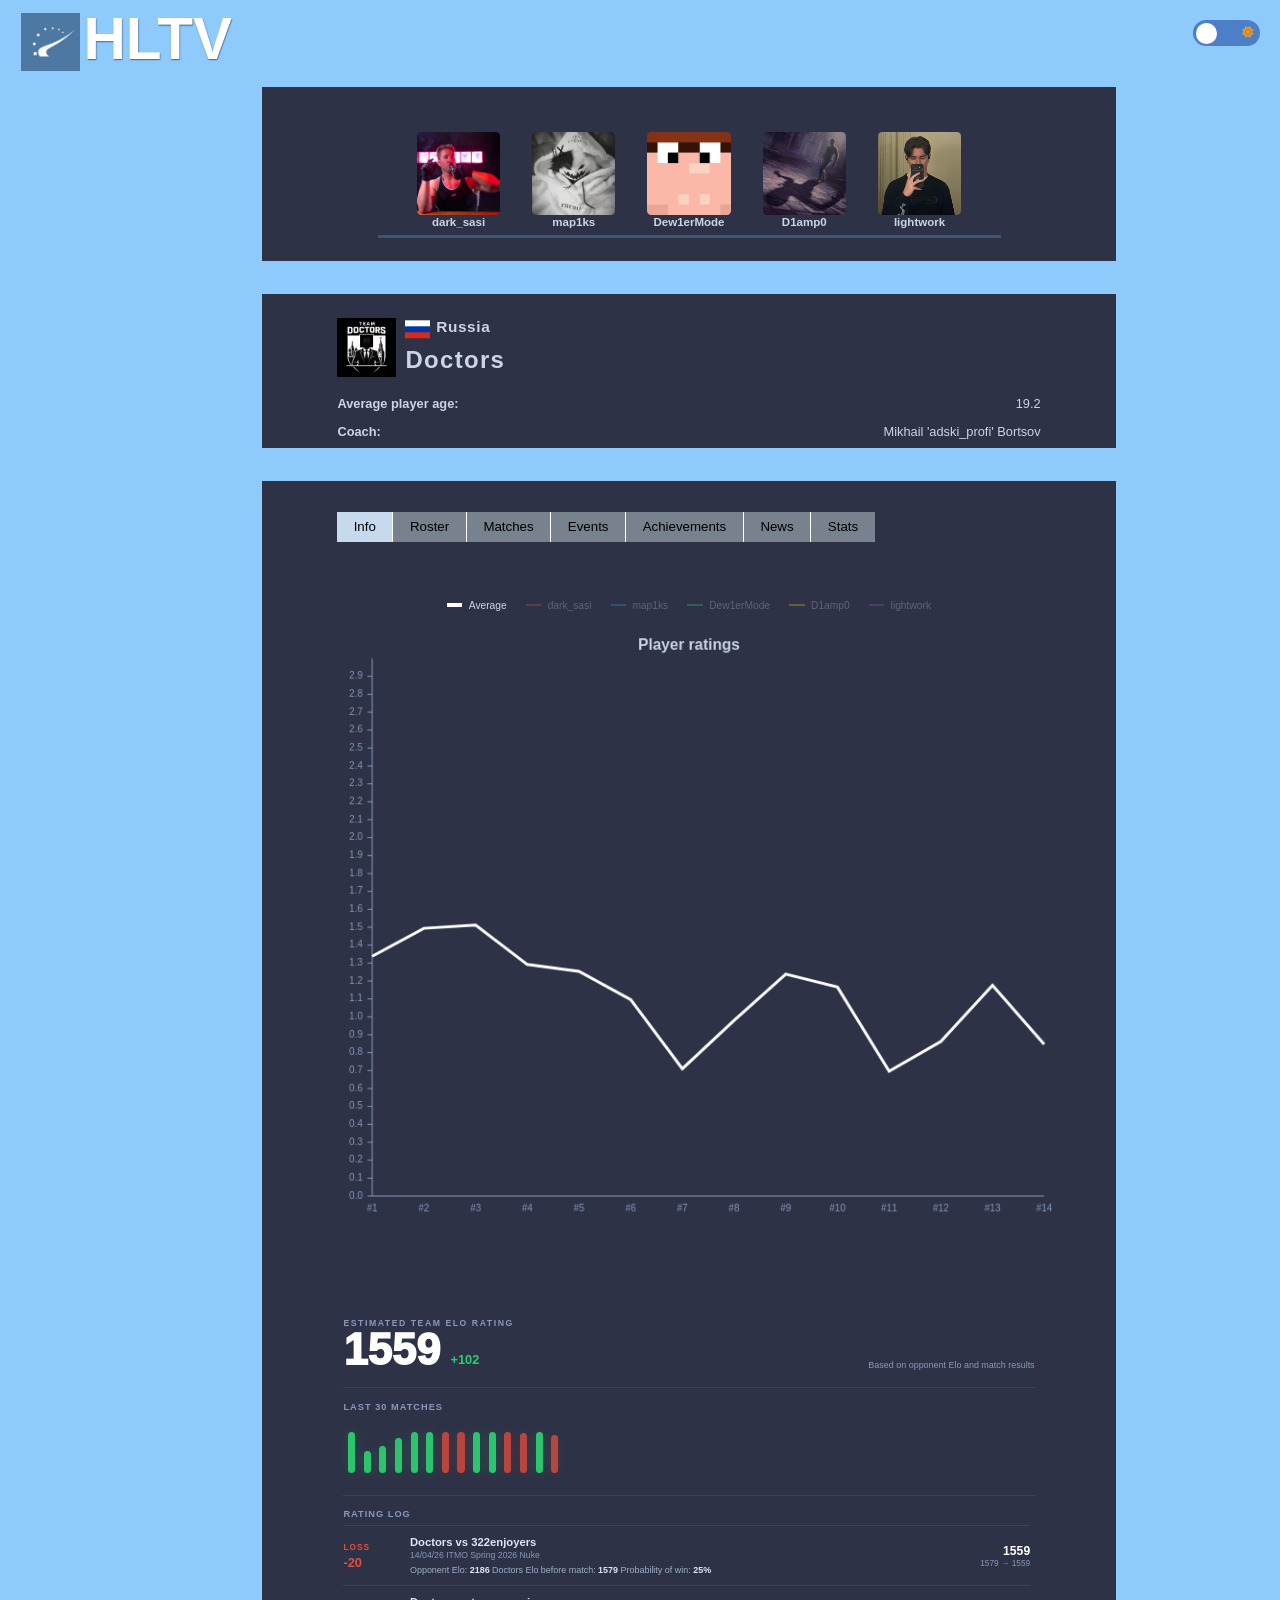
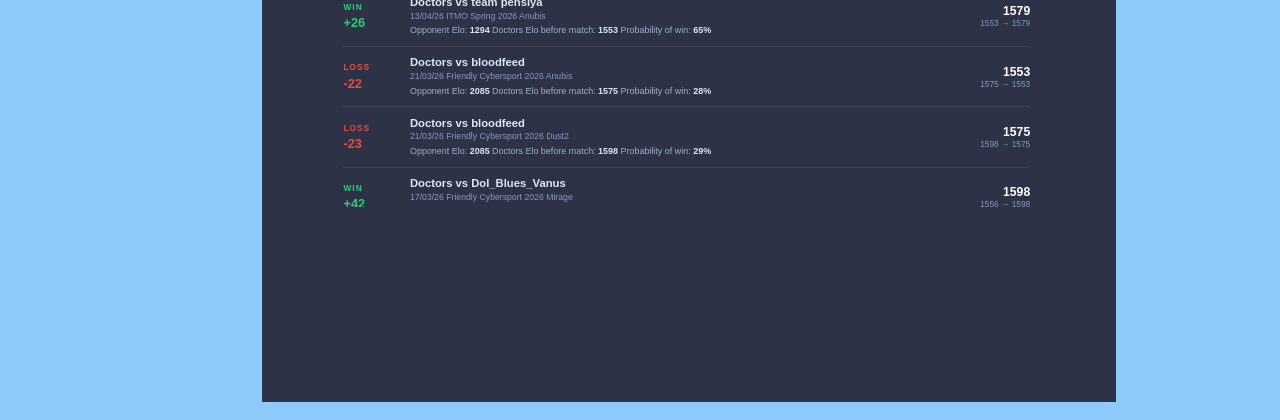
<file: index.html>
<!DOCTYPE html>
<html lang="ru">

<head>
    <meta charset="UTF-8">
    <meta name="viewport" content="width=device-width, initial-scale=1.0, user-scalable=no">
    <title>Team Doctors</title>

    <style>
        html.preload-dark {
            background-color: #1a1d2b;
        }

        html.preload-light {
            background-color: #8ecafb;
        }

        html.theme-loading body {
            visibility: hidden;
        }
    </style>

    <script>
        (function () {
            const savedTheme = localStorage.getItem('theme');
            const theme = savedTheme === 'dark' ? 'dark' : 'light';

            document.documentElement.classList.add('theme-loading');
            document.documentElement.classList.add('preload-' + theme);
        })();
    </script>

    <link rel="stylesheet" href="theme.css">
    <link rel="stylesheet" href="main.css">
    <link rel="stylesheet" href="https://cdnjs.cloudflare.com/ajax/libs/font-awesome/6.5.1/css/all.min.css">
    <link rel="stylesheet" href="mobile.css">
</head>

<body>
    <script>
        (function () {
            const savedTheme = localStorage.getItem('theme');
            const theme = savedTheme === 'dark' ? 'dark' : 'light';

            document.body.classList.remove('dark', 'light');
            document.body.classList.add(theme);

            document.documentElement.classList.remove('theme-loading');
        })();
    </script>

    <!-- Переключатель темы -->
    <div class="theme-toggle">
        <input type="checkbox" id="themeSwitch">
        <label for="themeSwitch" class="slider">
            <i class="fa-solid fa-moon"></i>
            <i class="fa-solid fa-sun"></i>
        </label>
    </div>

    <script>
        (function () {
            const toggle = document.getElementById('themeSwitch');
            const savedTheme = localStorage.getItem('theme');
            if (toggle) {
                toggle.checked = savedTheme === 'dark';
            }
        })();
    </script>

    <!-- Логотип HLTV (фиксированный) -->
    <div class="hltv">
        <img src="photos/hltv-pic.jpg" alt="logo" class="hltv-img">
        <span>HLTV</span>
    </div>

    <div class="page-scroll-area">
    <!-- КАРТОЧКА 1: Состав игроков -->
    <div class="card card-roster">
        <div class="roster">
            <div class="players">
                <div class="player-card">
                    <img class="avatar" src="photos/player1.jpg" alt="player1">
                    <div class="nickname">dark_sasi</div>
                </div>
                <div class="player-card">
                    <img class="avatar" src="photos/player2.jpg" alt="player1">
                    <div class="nickname">map1ks</div>
                </div>
                <div class="player-card">
                    <img class="avatar" src="photos/player3.jpg" alt="player1">
                    <div class="nickname">Dew1erMode</div>
                </div>
                <div class="player-card">
                    <img class="avatar" src="photos/player4.jpg" alt="player1">
                    <div class="nickname">D1amp0</div>
                </div>
                <div class="player-card">
                    <img class="avatar" src="photos/player5.jpg" alt="player1">
                    <div class="nickname">lightwork</div>
                </div>
            </div>
            <div class="players-line"></div>
        </div>
    </div>

    <!-- КАРТОЧКА 2: Информация о команде Doctors -->
    <div class="card card-info-team">
        <div class="team-doctors">
            <img src="photos/team-doctors.jpg" alt="team doctors logo" class="team-logo">
            <div class="team-text">
                <div class="russia">
                    <img src="photos/russia-flag.png" alt="Russian flag" class="flag-img">
                    <span class="russia-text">Russia</span>
                </div>
                <h1 class="team-name">Doctors</h1>
            </div>
        </div>
        <span class="player-age"><strong>Average player age:</strong> <span id="averageAgeValue">18.7</span></span>
        <span class="coach"><strong>Coach:</strong> <a href="coach-stats.html" class="coach-link">Mikhail 'adski_profi' Bortsov</a></span>
    </div>

    <!-- КАРТОЧКА 3: Вкладки и динамическое содержимое -->
    <div class="card card-tabs">
        <div class="tabs">
            <button class="tab-btn active" data-tab="info">Info</button>
            <button class="tab-btn" data-tab="roster">Roster</button>
            <button class="tab-btn" data-tab="matches">Matches</button>
            <button class="tab-btn" data-tab="events">Events</button>
            <button class="tab-btn" data-tab="achievements">Achievements</button>
            <button class="tab-btn" data-tab="news">News</button>
            <button class="tab-btn" data-tab="stats">Stats</button>
        </div>

        <div id="events" class="tab-content">
            <div class="event-item">
                <img src="photos/friendly_cybersport.jpg" alt="Friendly Cybersport 2026" class="event-logo">
                <div class="event-details">
                    <div class="event-name">Friendly Cybersport 2026</div>
                    <div class="event-date">February 15 - March 31</div>
                </div>
            </div>
            <div class="event-item">
                <img src="itmocs.png" alt="ITMO Spring 2026" class="event-logo">
                <div class="event-details">
                    <div class="event-name">ITMO Spring 2026</div>
                    <div class="event-date">April 13 - April 20</div>
                </div>
            </div>
        </div>

        <div id="achievements" class="tab-content">
            <div class="achievements-header">
                <div class="header-placement">Placement</div>
                <div class="header-tournament">Tournament</div>
            </div>
            <div class="achievement-item">
                <div class="achievement-placement">4th</div>
                <div class="achievement-tournament">Friendly Cybersport 2026</div>
            </div>
        </div>

        <div id="roster" class="tab-content active">
            <div class="roster-header">
                <div class="col-player">Player</div>
                <div class="col-time">Time on team</div>
                <div class="col-maps">Maps played</div>
                <div class="col-rating">Rating</div>
            </div>
            <div id="rosterRows"></div>
        </div>

        <div id="info" class="tab-content"></div>
        <div id="matches" class="tab-content"></div>
        <div id="news" class="tab-content"></div>

        <!-- Вкладка STATS -->
        <div id="stats" class="tab-content"></div>
    </div>
    </div>

    <script src="script.js"></script>
</body>

</html>
</file>
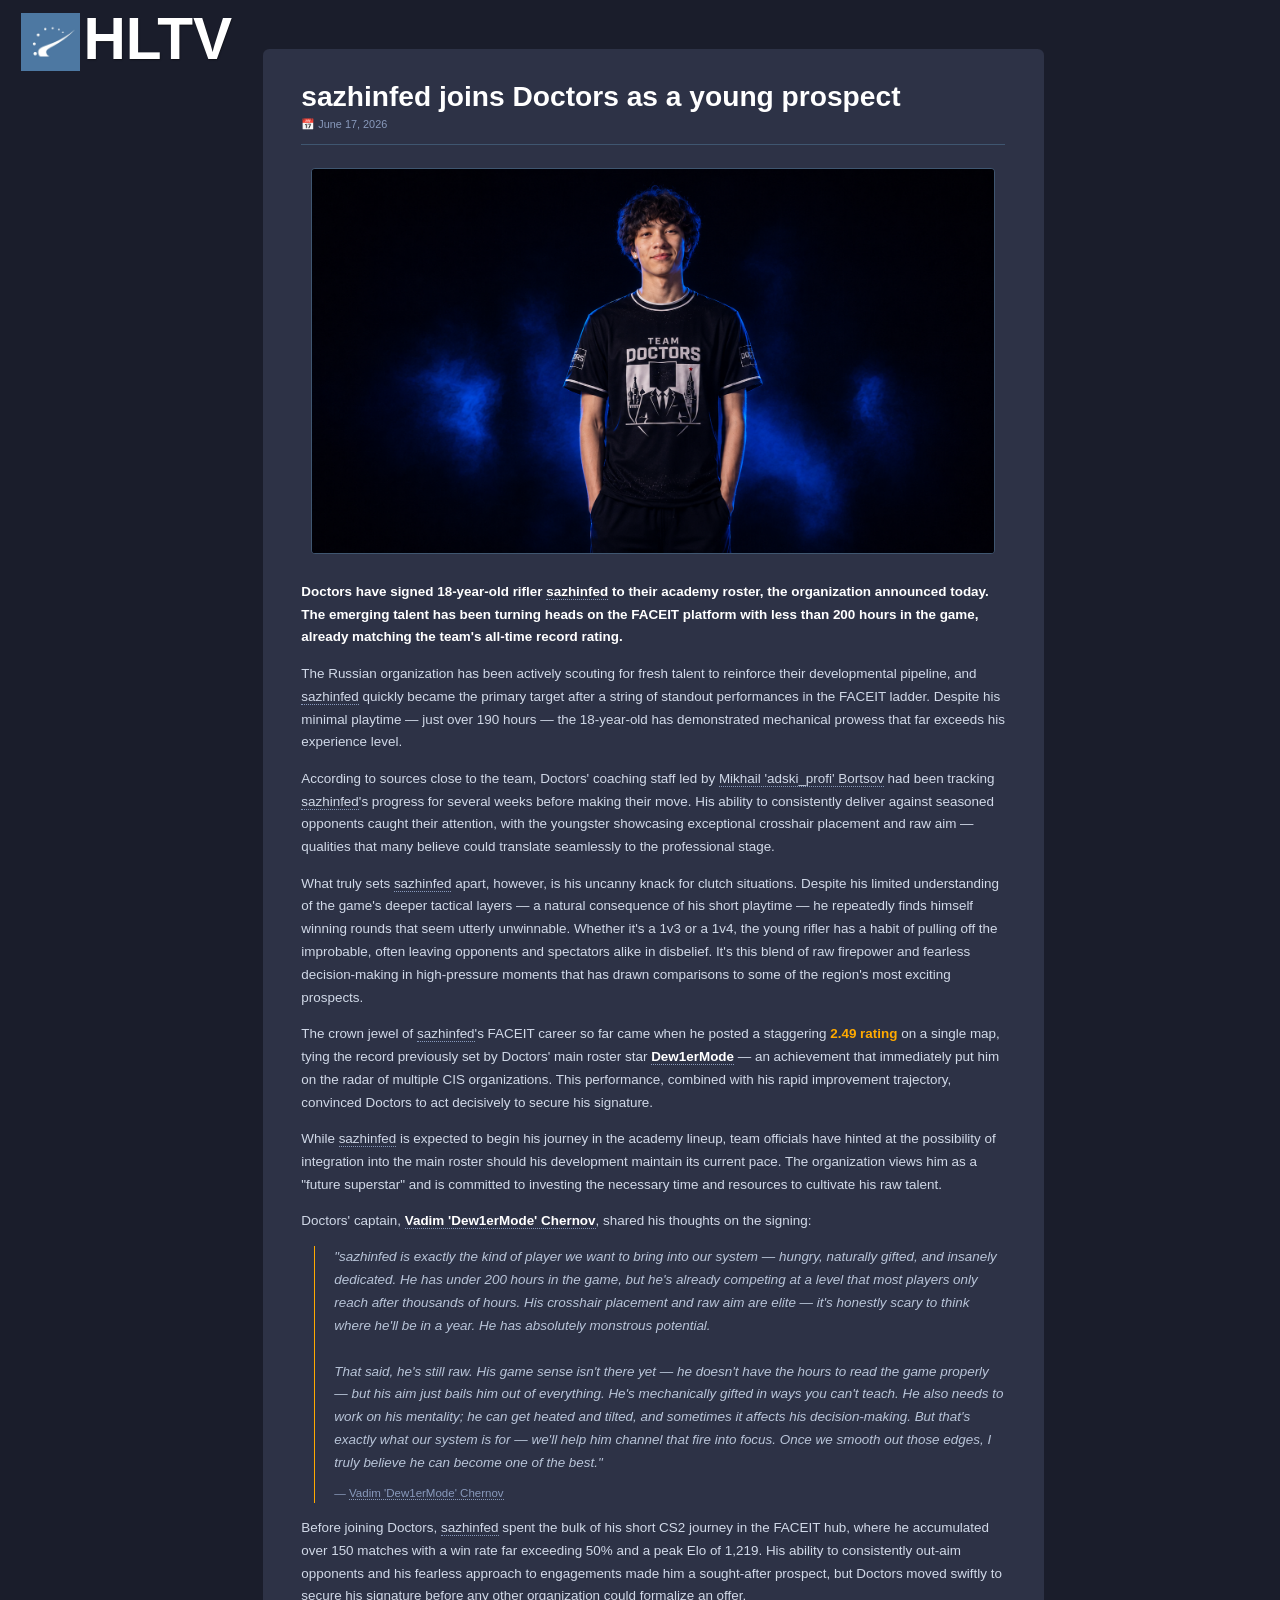
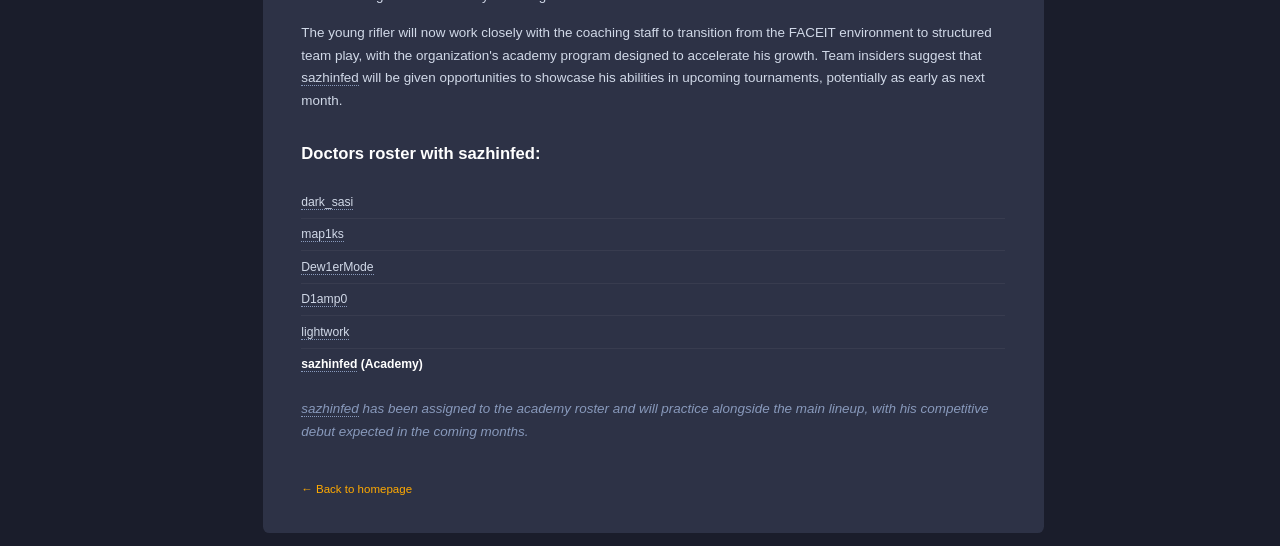
<file: news/article1/index.html>
<!-- article1/index.html -->
<!DOCTYPE html>
<html lang="ru">
<head>
    <meta charset="UTF-8">
    <meta name="viewport" content="width=device-width, initial-scale=1.0, user-scalable=no">
    <title>sazhinfed joins Doctors as a young prospect</title>
    <link rel="stylesheet" href="../../theme.css">
    <style>
        body {
            background-color: #1a1d2b;
            color: #cbd5e6;
            font-family: 'Segoe UI', Tahoma, Geneva, Verdana, sans-serif;
            margin: 0;
            padding: 1.04vw;
        }
        .article-container {
            max-width: 55vw;
            margin: 0 auto;
            background-color: #2d3246;
            padding: 2.5vw 3vw;
            border-radius: 0.5vw;
            margin-top: 4vh;
        }
        .article-header {
            border-bottom: 0.052vw solid #3f5670;
            padding-bottom: 1.5vh;
            margin-bottom: 2.5vh;
        }
        .article-title {
            font-size: 2.2vw;
            font-weight: bold;
            color: #fff;
            margin: 0 0 0.5vh 0;
        }
        .article-meta {
            font-size: 0.85vw;
            color: #8899bb;
        }
        .article-meta span {
            margin-right: 1.5vw;
        }
        .article-image {
            text-align: center;
            margin: 2vh 0 3vh 0;
        }
        .article-image img {
            width: 53.3vw;
            height: 30vw;
            min-width: 53.3vw;
            max-width: 53.3vw;
            min-height: 30vw;
            max-height: 30vw;
            object-fit: cover;
            display: block;
            margin: 0 auto;
            border-radius: 0.3vw;
            border: 0.052vw solid #3f5670;
        }
        .article-body {
            font-size: 1.05vw;
            line-height: 1.7;
            color: #d1d9e8;
        }
        .article-body p {
            margin-bottom: 1.5vh;
        }
        .article-body strong {
            color: #fff;
        }
        .article-body .highlight-stat {
            color: #ffaa00;
            font-weight: bold;
        }
        .article-body a.player-link {
            color: inherit;
            text-decoration: none;
            border-bottom: 0.052vw dotted #8899bb;
        }
        .article-body a.player-link:hover {
            text-decoration: none;
            border-bottom-style: solid;
            border-bottom-color: #ffaa00;
        }
        .article-body blockquote {
            border-left: 0.156vw solid #ffaa00;
            margin: 1.5vh 0 1.5vh 1vw;
            padding-left: 1.5vw;
            color: #b8c4d8;
            font-style: italic;
        }
        .article-body blockquote .quote-author {
            display: block;
            margin-top: 1vh;
            font-style: normal;
            color: #8899bb;
            font-size: 0.9vw;
        }
        .roster-list {
            margin: 2vh 0 1vh 0;
            padding: 0;
            list-style: none;
            font-size: 0.95vw;
            color: #d1d9e8;
        }
        .roster-list li {
            padding: 0.6vh 0;
            border-bottom: 0.052vw solid rgba(255,255,255,0.05);
        }
        .roster-list li:last-child {
            border-bottom: none;
        }
        .back-link {
            display: inline-block;
            margin-top: 2.5vh;
            color: #ffaa00;
            text-decoration: none;
            font-size: 0.9vw;
        }
        .back-link:hover {
            text-decoration: underline;
        }
    </style>
</head>
<body>

<div class="hltv" style="position: fixed; top: 0.65vw; left: 1.65vw; display: flex; align-items: center; gap: 0.286vw; z-index: 1001;">
    <img src="../../photos/hltv-pic.jpg" alt="logo" style="width: 4.58vw; height: auto; display: block;">
    <span style="font-family: inherit; font-size: 4.58vw; font-weight: bold; color: white; text-shadow: 0.05vw 0.05vw 0.1vw rgba(0,0,0,0.5); white-space: nowrap; transform: translateY(-0.23vw);">HLTV</span>
</div>

<div class="article-container">
    <div class="article-header">
        <div class="article-title">sazhinfed joins Doctors as a young prospect</div>
        <div class="article-meta">
            <span>📅 June 17, 2026</span>
        </div>
    </div>

    <div class="article-image">
        <img src="sazhinfed.png" alt="sazhinfed">
    </div>

    <div class="article-body">
        <p><strong>Doctors have signed 18-year-old rifler <a href="../../player-stats.html?nick=sazhinfed" class="player-link">sazhinfed</a> to their academy roster, the organization announced today. The emerging talent has been turning heads on the FACEIT platform with less than 200 hours in the game, already matching the team's all-time record rating.</strong></p>

        <p>The Russian organization has been actively scouting for fresh talent to reinforce their developmental pipeline, and <a href="../../player-stats.html?nick=sazhinfed" class="player-link">sazhinfed</a> quickly became the primary target after a string of standout performances in the FACEIT ladder. Despite his minimal playtime — just over 190 hours — the 18-year-old has demonstrated mechanical prowess that far exceeds his experience level.</p>

        <p>According to sources close to the team, Doctors' coaching staff led by <a href="../../coach-stats.html" class="player-link">Mikhail 'adski_profi' Bortsov</a> had been tracking <a href="../../player-stats.html?nick=sazhinfed" class="player-link">sazhinfed</a>'s progress for several weeks before making their move. His ability to consistently deliver against seasoned opponents caught their attention, with the youngster showcasing exceptional crosshair placement and raw aim — qualities that many believe could translate seamlessly to the professional stage.</p>

        <p>What truly sets <a href="../../player-stats.html?nick=sazhinfed" class="player-link">sazhinfed</a> apart, however, is his uncanny knack for clutch situations. Despite his limited understanding of the game's deeper tactical layers — a natural consequence of his short playtime — he repeatedly finds himself winning rounds that seem utterly unwinnable. Whether it's a 1v3 or a 1v4, the young rifler has a habit of pulling off the improbable, often leaving opponents and spectators alike in disbelief. It's this blend of raw firepower and fearless decision-making in high-pressure moments that has drawn comparisons to some of the region's most exciting prospects.</p>

        <p>The crown jewel of <a href="../../player-stats.html?nick=sazhinfed" class="player-link">sazhinfed</a>'s FACEIT career so far came when he posted a staggering <span class="highlight-stat">2.49 rating</span> on a single map, tying the record previously set by Doctors' main roster star <strong><a href="../../player-stats.html?nick=Dew1erMode" class="player-link">Dew1erMode</a></strong> — an achievement that immediately put him on the radar of multiple CIS organizations. This performance, combined with his rapid improvement trajectory, convinced Doctors to act decisively to secure his signature.</p>

        <p>While <a href="../../player-stats.html?nick=sazhinfed" class="player-link">sazhinfed</a> is expected to begin his journey in the academy lineup, team officials have hinted at the possibility of integration into the main roster should his development maintain its current pace. The organization views him as a "future superstar" and is committed to investing the necessary time and resources to cultivate his raw talent.</p>

        <p>Doctors' captain, <strong><a href="../../player-stats.html?nick=Dew1erMode" class="player-link">Vadim 'Dew1erMode' Chernov</a></strong>, shared his thoughts on the signing:</p>

        <blockquote>
            "sazhinfed is exactly the kind of player we want to bring into our system — hungry, naturally gifted, and insanely dedicated. He has under 200 hours in the game, but he's already competing at a level that most players only reach after thousands of hours. His crosshair placement and raw aim are elite — it's honestly scary to think where he'll be in a year. He has absolutely monstrous potential.<br><br>
            That said, he's still raw. His game sense isn't there yet — he doesn't have the hours to read the game properly — but his aim just bails him out of everything. He's mechanically gifted in ways you can't teach. He also needs to work on his mentality; he can get heated and tilted, and sometimes it affects his decision-making. But that's exactly what our system is for — we'll help him channel that fire into focus. Once we smooth out those edges, I truly believe he can become one of the best."
            <span class="quote-author">— <a href="../../player-stats.html?nick=Dew1erMode" class="player-link">Vadim 'Dew1erMode' Chernov</a></span>
        </blockquote>

        <p>Before joining Doctors, <a href="../../player-stats.html?nick=sazhinfed" class="player-link">sazhinfed</a> spent the bulk of his short CS2 journey in the FACEIT hub, where he accumulated over 150 matches with a win rate far exceeding 50% and a peak Elo of 1,219. His ability to consistently out-aim opponents and his fearless approach to engagements made him a sought-after prospect, but Doctors moved swiftly to secure his signature before any other organization could formalize an offer.</p>

        <p>The young rifler will now work closely with the coaching staff to transition from the FACEIT environment to structured team play, with the organization's academy program designed to accelerate his growth. Team insiders suggest that <a href="../../player-stats.html?nick=sazhinfed" class="player-link">sazhinfed</a> will be given opportunities to showcase his abilities in upcoming tournaments, potentially as early as next month.</p>

        <h3 style="color: #fff; margin-top: 3vh; margin-bottom: 1.5vh; font-size: 1.3vw;">Doctors roster with sazhinfed:</h3>

        <ul class="roster-list">
            <li><a href="../../player-stats.html?nick=dark_sasi" class="player-link">dark_sasi</a></li>
            <li><a href="../../player-stats.html?nick=map1ks" class="player-link">map1ks</a></li>
            <li><a href="../../player-stats.html?nick=Dew1erMode" class="player-link">Dew1erMode</a></li>
            <li><a href="../../player-stats.html?nick=D1amp0" class="player-link">D1amp0</a></li>
            <li><a href="../../player-stats.html?nick=lightwork" class="player-link">lightwork</a></li>
            <li><strong><a href="../../player-stats.html?nick=sazhinfed" class="player-link">sazhinfed</a> (Academy)</strong></li>
        </ul>

        <p style="margin-top: 2vh; font-style: italic; color: #8899bb;"><a href="../../player-stats.html?nick=sazhinfed" class="player-link">sazhinfed</a> has been assigned to the academy roster and will practice alongside the main lineup, with his competitive debut expected in the coming months.</p>

        <a href="../../index.html" class="back-link">← Back to homepage</a>
    </div>
</div>

</body>
</html>
</file>
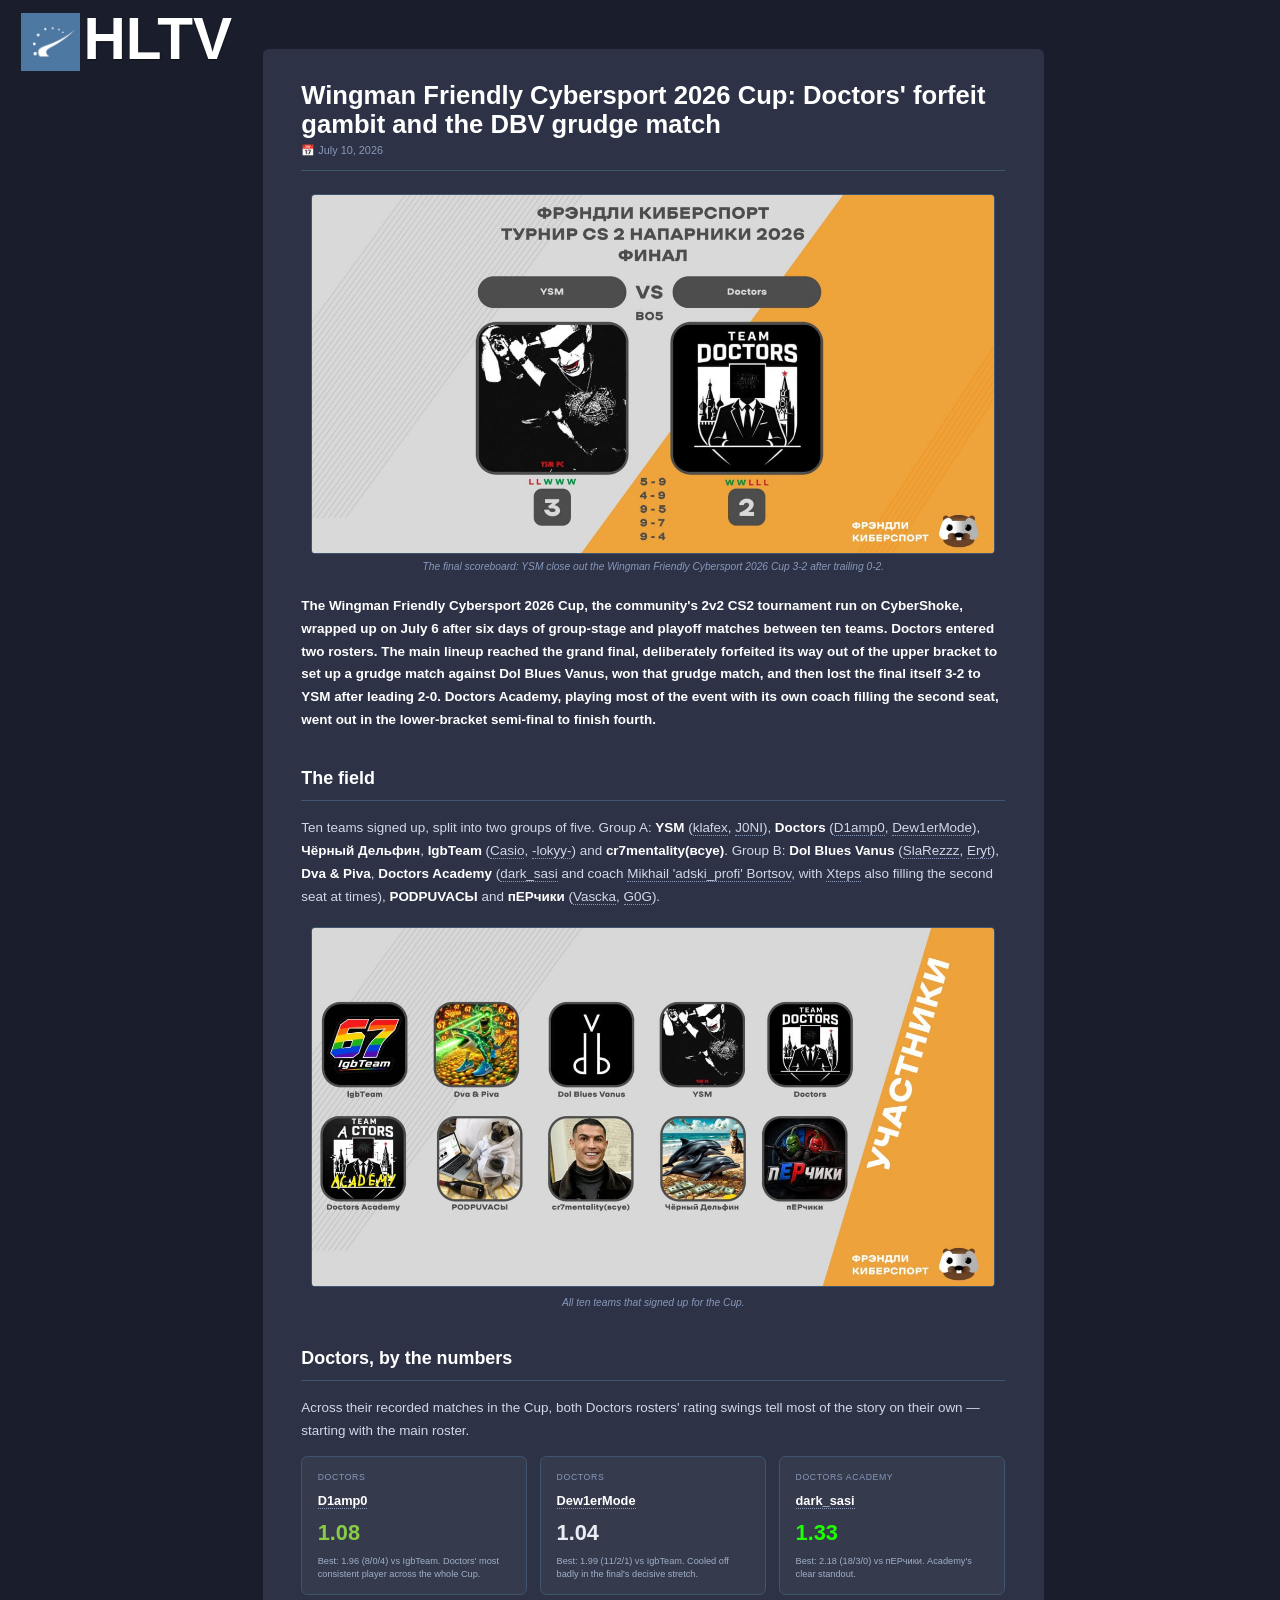
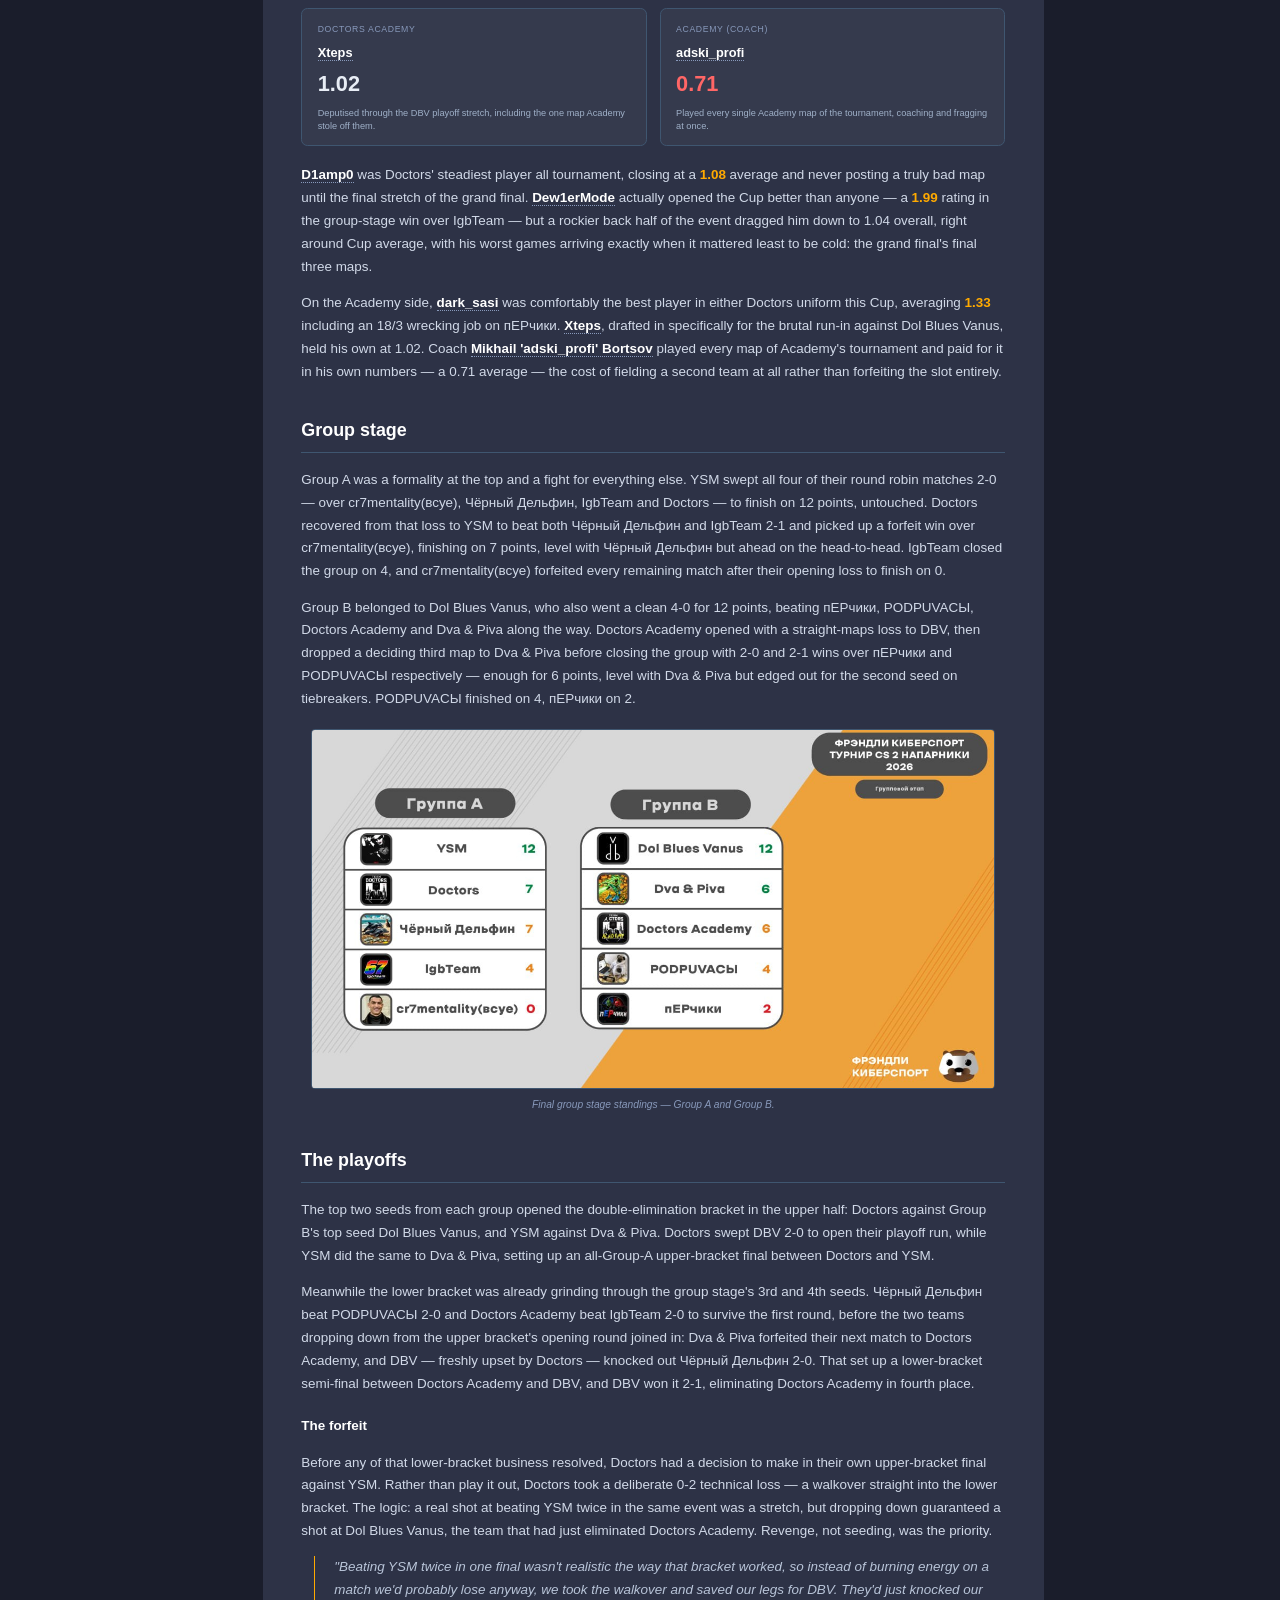
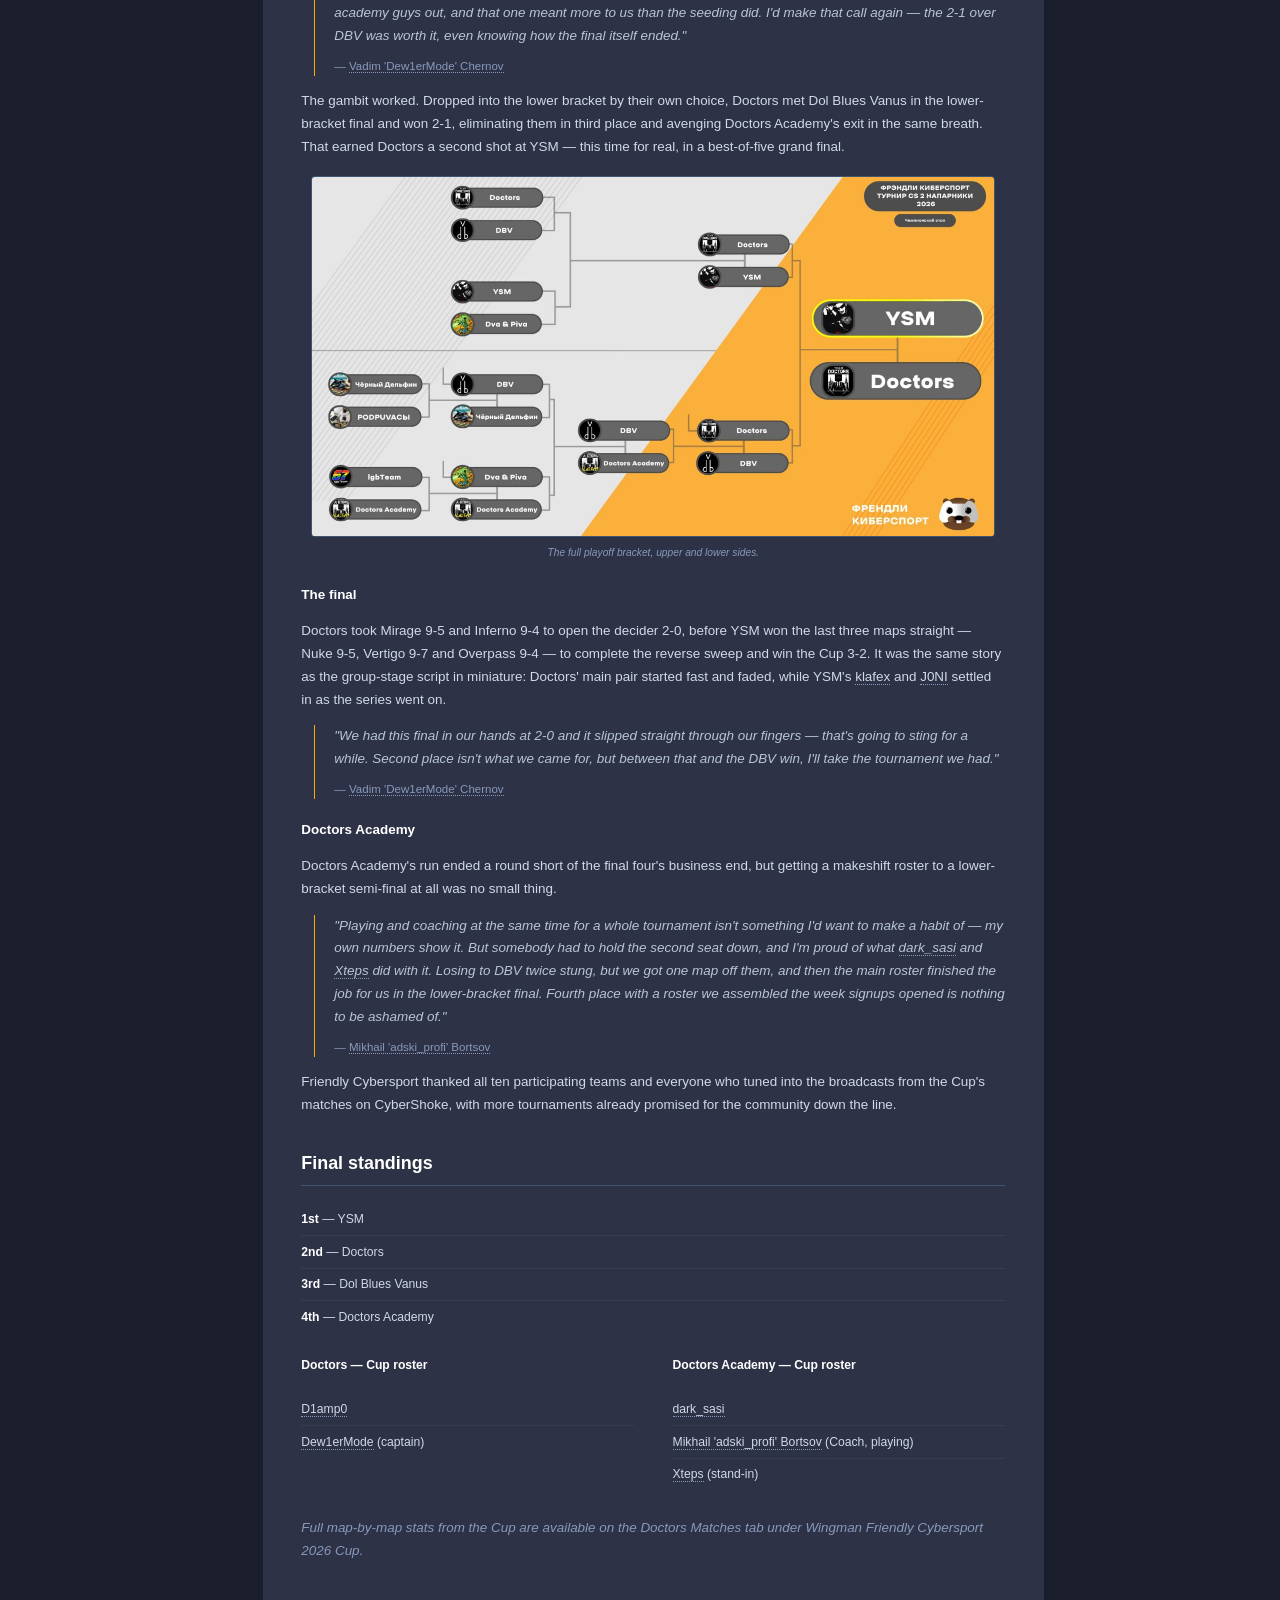
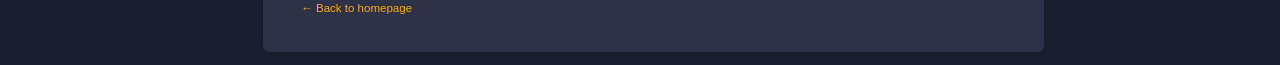
<file: news/article2/index.html>
<!-- article2/index.html -->
<!DOCTYPE html>
<html lang="ru">
<head>
    <meta charset="UTF-8">
    <meta name="viewport" content="width=device-width, initial-scale=1.0, user-scalable=no">
    <title>Wingman Friendly Cybersport 2026 Cup: Doctors' forfeit gambit and the DBV grudge match</title>
    <link rel="stylesheet" href="../../theme.css">
    <style>
        body {
            background-color: #1a1d2b;
            color: #cbd5e6;
            font-family: 'Segoe UI', Tahoma, Geneva, Verdana, sans-serif;
            margin: 0;
            padding: 1.04vw;
        }
        .article-container {
            max-width: 55vw;
            margin: 0 auto;
            background-color: #2d3246;
            padding: 2.5vw 3vw;
            border-radius: 0.5vw;
            margin-top: 4vh;
        }
        .article-header {
            border-bottom: 0.052vw solid #3f5670;
            padding-bottom: 1.5vh;
            margin-bottom: 2.5vh;
        }
        .article-title {
            font-size: 2vw;
            font-weight: bold;
            color: #fff;
            margin: 0 0 0.5vh 0;
        }
        .article-meta {
            font-size: 0.85vw;
            color: #8899bb;
        }
        .article-meta span {
            margin-right: 1.5vw;
        }
        .article-image {
            text-align: center;
            margin: 2vh 0 0.8vh 0;
        }
        .article-image img {
            width: 53.3vw;
            height: 28vw;
            min-width: 53.3vw;
            max-width: 53.3vw;
            min-height: 28vw;
            max-height: 28vw;
            object-fit: cover;
            object-position: center;
            display: block;
            margin: 0 auto;
            border-radius: 0.3vw;
            border: 0.052vw solid #3f5670;
        }
        .image-caption {
            text-align: center;
            font-size: 0.8vw;
            color: #8899bb;
            font-style: italic;
            margin-bottom: 2.5vh;
        }
        .article-body {
            font-size: 1.05vw;
            line-height: 1.7;
            color: #d1d9e8;
        }
        .article-body p {
            margin-bottom: 1.5vh;
        }
        .article-body strong {
            color: #fff;
        }
        .article-body .highlight-stat {
            color: #ffaa00;
            font-weight: bold;
        }
        .article-body a.player-link, .rating-card a.player-link {
            color: inherit;
            text-decoration: none;
            border-bottom: 0.052vw dotted #8899bb;
        }
        .article-body a.player-link:hover, .rating-card a.player-link:hover {
            text-decoration: none;
            border-bottom-style: solid;
            border-bottom-color: #ffaa00;
        }
        .section-heading {
            color: #fff;
            font-size: 1.4vw;
            font-weight: bold;
            margin-top: 3.5vh;
            margin-bottom: 1.8vh;
            padding-bottom: 0.7vh;
            border-bottom: 0.052vw solid #3f5670;
        }
        .sub-heading {
            color: #fff;
            font-size: 1.05vw;
            font-weight: bold;
            margin-top: 2.2vh;
            margin-bottom: 0.8vh;
        }
        .article-body blockquote {
            border-left: 0.156vw solid #ffaa00;
            margin: 1.5vh 0 1.5vh 1vw;
            padding-left: 1.5vw;
            color: #b8c4d8;
            font-style: italic;
        }
        .article-body blockquote .quote-author {
            display: block;
            margin-top: 1vh;
            font-style: normal;
            color: #8899bb;
            font-size: 0.9vw;
        }
        .rating-grid {
            display: flex;
            flex-wrap: wrap;
            gap: 1vw;
            margin: 1.5vh 0 2vh 0;
        }
        .rating-card {
            background: rgba(255,255,255,0.04);
            border: 0.052vw solid #3f5670;
            border-radius: 0.5vw;
            padding: 1vw 1.2vw;
            flex: 1;
            min-width: 13vw;
        }
        .rating-card .rc-nick {
            font-weight: bold;
            color: #fff;
            font-size: 1vw;
        }
        .rating-card .rc-role {
            font-size: 0.68vw;
            color: #8899bb;
            text-transform: uppercase;
            letter-spacing: 0.05vw;
            margin-bottom: 0.6vh;
        }
        .rating-card .rc-rating {
            font-size: 1.7vw;
            font-weight: 900;
            margin-top: 0.2vh;
        }
        .rating-card .rc-note {
            font-size: 0.72vw;
            color: #9fb0c8;
            margin-top: 0.5vh;
            line-height: 1.4;
        }
        .roster-list {
            margin: 2vh 0 1vh 0;
            padding: 0;
            list-style: none;
            font-size: 0.95vw;
            color: #d1d9e8;
        }
        .roster-list li {
            padding: 0.6vh 0;
            border-bottom: 0.052vw solid rgba(255,255,255,0.05);
        }
        .roster-list li:last-child {
            border-bottom: none;
        }
        .roster-columns {
            display: flex;
            gap: 3vw;
            flex-wrap: wrap;
        }
        .roster-columns > div {
            flex: 1;
            min-width: 18vw;
        }
        .roster-columns h4 {
            color: #fff;
            font-size: 0.95vw;
            margin: 0 0 0.5vh 0;
        }
        .back-link {
            display: inline-block;
            margin-top: 2.5vh;
            color: #ffaa00;
            text-decoration: none;
            font-size: 0.9vw;
        }
        .back-link:hover {
            text-decoration: underline;
        }
    </style>
</head>
<body>

<div class="hltv" style="position: fixed; top: 0.65vw; left: 1.65vw; display: flex; align-items: center; gap: 0.286vw; z-index: 1001;">
    <img src="../../photos/hltv-pic.jpg" alt="logo" style="width: 4.58vw; height: auto; display: block;">
    <span style="font-family: inherit; font-size: 4.58vw; font-weight: bold; color: white; text-shadow: 0.05vw 0.05vw 0.1vw rgba(0,0,0,0.5); white-space: nowrap; transform: translateY(-0.23vw);">HLTV</span>
</div>

<div class="article-container">
    <div class="article-header">
        <div class="article-title">Wingman Friendly Cybersport 2026 Cup: Doctors' forfeit gambit and the DBV grudge match</div>
        <div class="article-meta">
            <span>📅 July 10, 2026</span>
        </div>
    </div>

    <div class="article-image">
        <img src="grand-final-recap.jpg" alt="YSM 3-2 Doctors grand final scoreboard">
    </div>
    <div class="image-caption">The final scoreboard: YSM close out the Wingman Friendly Cybersport 2026 Cup 3-2 after trailing 0-2.</div>

    <div class="article-body">
        <p><strong>The Wingman Friendly Cybersport 2026 Cup, the community's 2v2 CS2 tournament run on CyberShoke, wrapped up on July 6 after six days of group-stage and playoff matches between ten teams. Doctors entered two rosters. The main lineup reached the grand final, deliberately forfeited its way out of the upper bracket to set up a grudge match against Dol Blues Vanus, won that grudge match, and then lost the final itself 3-2 to YSM after leading 2-0. Doctors Academy, playing most of the event with its own coach filling the second seat, went out in the lower-bracket semi-final to finish fourth.</strong></p>

        <div class="section-heading">The field</div>

        <p>Ten teams signed up, split into two groups of five. Group A: <strong>YSM</strong> (<a href="../../player-stats.html?nick=klafex" class="player-link">klafex</a>, <a href="../../player-stats.html?nick=J0NI" class="player-link">J0NI</a>), <strong>Doctors</strong> (<a href="../../player-stats.html?nick=D1amp0" class="player-link">D1amp0</a>, <a href="../../player-stats.html?nick=Dew1erMode" class="player-link">Dew1erMode</a>), <strong>Чёрный Дельфин</strong>, <strong>IgbTeam</strong> (<a href="../../player-stats.html?nick=Casio" class="player-link">Casio</a>, <a href="../../player-stats.html?nick=-lokyy-" class="player-link">-lokyy-</a>) and <strong>cr7mentality(всуе)</strong>. Group B: <strong>Dol Blues Vanus</strong> (<a href="../../player-stats.html?nick=SlaRezzz" class="player-link">SlaRezzz</a>, <a href="../../player-stats.html?nick=Eryt" class="player-link">Eryt</a>), <strong>Dva & Piva</strong>, <strong>Doctors Academy</strong> (<a href="../../player-stats.html?nick=dark_sasi" class="player-link">dark_sasi</a> and coach <a href="../../coach-stats.html" class="player-link">Mikhail 'adski_profi' Bortsov</a>, with <a href="../../player-stats.html?nick=Xteps" class="player-link">Xteps</a> also filling the second seat at times), <strong>PODPUVACЫ</strong> and <strong>пЕРчики</strong> (<a href="../../player-stats.html?nick=Vascka" class="player-link">Vascka</a>, <a href="../../player-stats.html?nick=G0G" class="player-link">G0G</a>).</p>

        <div class="article-image">
            <img src="participants.jpg" alt="All ten Wingman Friendly Cybersport 2026 Cup participants">
        </div>
        <div class="image-caption">All ten teams that signed up for the Cup.</div>

        <div class="section-heading">Doctors, by the numbers</div>

        <p>Across their recorded matches in the Cup, both Doctors rosters' rating swings tell most of the story on their own — starting with the main roster.</p>

        <div class="rating-grid">
            <div class="rating-card">
                <div class="rc-role">Doctors</div>
                <div class="rc-nick"><a href="../../player-stats.html?nick=D1amp0" class="player-link">D1amp0</a></div>
                <div class="rc-rating" style="color:#88cc44;">1.08</div>
                <div class="rc-note">Best: 1.96 (8/0/4) vs IgbTeam. Doctors' most consistent player across the whole Cup.</div>
            </div>
            <div class="rating-card">
                <div class="rc-role">Doctors</div>
                <div class="rc-nick"><a href="../../player-stats.html?nick=Dew1erMode" class="player-link">Dew1erMode</a></div>
                <div class="rc-rating" style="color:#e8edf5;">1.04</div>
                <div class="rc-note">Best: 1.99 (11/2/1) vs IgbTeam. Cooled off badly in the final's decisive stretch.</div>
            </div>
            <div class="rating-card">
                <div class="rc-role">Doctors Academy</div>
                <div class="rc-nick"><a href="../../player-stats.html?nick=dark_sasi" class="player-link">dark_sasi</a></div>
                <div class="rc-rating" style="color:#1eff00;">1.33</div>
                <div class="rc-note">Best: 2.18 (18/3/0) vs пЕРчики. Academy's clear standout.</div>
            </div>
            <div class="rating-card">
                <div class="rc-role">Doctors Academy</div>
                <div class="rc-nick"><a href="../../player-stats.html?nick=Xteps" class="player-link">Xteps</a></div>
                <div class="rc-rating" style="color:#e8edf5;">1.02</div>
                <div class="rc-note">Deputised through the DBV playoff stretch, including the one map Academy stole off them.</div>
            </div>
            <div class="rating-card">
                <div class="rc-role">Academy (Coach)</div>
                <div class="rc-nick"><a href="../../coach-stats.html" class="player-link">adski_profi</a></div>
                <div class="rc-rating" style="color:#ff6666;">0.71</div>
                <div class="rc-note">Played every single Academy map of the tournament, coaching and fragging at once.</div>
            </div>
        </div>

        <p><strong><a href="../../player-stats.html?nick=D1amp0" class="player-link">D1amp0</a></strong> was Doctors' steadiest player all tournament, closing at a <span class="highlight-stat">1.08</span> average and never posting a truly bad map until the final stretch of the grand final. <strong><a href="../../player-stats.html?nick=Dew1erMode" class="player-link">Dew1erMode</a></strong> actually opened the Cup better than anyone — a <span class="highlight-stat">1.99</span> rating in the group-stage win over IgbTeam — but a rockier back half of the event dragged him down to 1.04 overall, right around Cup average, with his worst games arriving exactly when it mattered least to be cold: the grand final's final three maps.</p>

        <p>On the Academy side, <strong><a href="../../player-stats.html?nick=dark_sasi" class="player-link">dark_sasi</a></strong> was comfortably the best player in either Doctors uniform this Cup, averaging <span class="highlight-stat">1.33</span> including an 18/3 wrecking job on пЕРчики. <strong><a href="../../player-stats.html?nick=Xteps" class="player-link">Xteps</a></strong>, drafted in specifically for the brutal run-in against Dol Blues Vanus, held his own at 1.02. Coach <strong><a href="../../coach-stats.html" class="player-link">Mikhail 'adski_profi' Bortsov</a></strong> played every map of Academy's tournament and paid for it in his own numbers — a 0.71 average — the cost of fielding a second team at all rather than forfeiting the slot entirely.</p>

        <div class="section-heading">Group stage</div>

        <p>Group A was a formality at the top and a fight for everything else. YSM swept all four of their round robin matches 2-0 — over cr7mentality(всуе), Чёрный Дельфин, IgbTeam and Doctors — to finish on 12 points, untouched. Doctors recovered from that loss to YSM to beat both Чёрный Дельфин and IgbTeam 2-1 and picked up a forfeit win over cr7mentality(всуе), finishing on 7 points, level with Чёрный Дельфин but ahead on the head-to-head. IgbTeam closed the group on 4, and cr7mentality(всуе) forfeited every remaining match after their opening loss to finish on 0.</p>

        <p>Group B belonged to Dol Blues Vanus, who also went a clean 4-0 for 12 points, beating пЕРчики, PODPUVACЫ, Doctors Academy and Dva & Piva along the way. Doctors Academy opened with a straight-maps loss to DBV, then dropped a deciding third map to Dva & Piva before closing the group with 2-0 and 2-1 wins over пЕРчики and PODPUVACЫ respectively — enough for 6 points, level with Dva & Piva but edged out for the second seed on tiebreakers. PODPUVACЫ finished on 4, пЕРчики on 2.</p>

        <div class="article-image">
            <img src="group-stage-standings.jpg" alt="Wingman Friendly Cybersport 2026 Cup group stage final standings">
        </div>
        <div class="image-caption">Final group stage standings — Group A and Group B.</div>

        <div class="section-heading">The playoffs</div>

        <p>The top two seeds from each group opened the double-elimination bracket in the upper half: Doctors against Group B's top seed Dol Blues Vanus, and YSM against Dva & Piva. Doctors swept DBV 2-0 to open their playoff run, while YSM did the same to Dva & Piva, setting up an all-Group-A upper-bracket final between Doctors and YSM.</p>

        <p>Meanwhile the lower bracket was already grinding through the group stage's 3rd and 4th seeds. Чёрный Дельфин beat PODPUVACЫ 2-0 and Doctors Academy beat IgbTeam 2-0 to survive the first round, before the two teams dropping down from the upper bracket's opening round joined in: Dva & Piva forfeited their next match to Doctors Academy, and DBV — freshly upset by Doctors — knocked out Чёрный Дельфин 2-0. That set up a lower-bracket semi-final between Doctors Academy and DBV, and DBV won it 2-1, eliminating Doctors Academy in fourth place.</p>

        <div class="sub-heading">The forfeit</div>

        <p>Before any of that lower-bracket business resolved, Doctors had a decision to make in their own upper-bracket final against YSM. Rather than play it out, Doctors took a deliberate 0-2 technical loss — a walkover straight into the lower bracket. The logic: a real shot at beating YSM twice in the same event was a stretch, but dropping down guaranteed a shot at Dol Blues Vanus, the team that had just eliminated Doctors Academy. Revenge, not seeding, was the priority.</p>

        <blockquote>
            "Beating YSM twice in one final wasn't realistic the way that bracket worked, so instead of burning energy on a match we'd probably lose anyway, we took the walkover and saved our legs for DBV. They'd just knocked our academy guys out, and that one meant more to us than the seeding did. I'd make that call again — the 2-1 over DBV was worth it, even knowing how the final itself ended."
            <span class="quote-author">— <a href="../../player-stats.html?nick=Dew1erMode" class="player-link">Vadim 'Dew1erMode' Chernov</a></span>
        </blockquote>

        <p>The gambit worked. Dropped into the lower bracket by their own choice, Doctors met Dol Blues Vanus in the lower-bracket final and won 2-1, eliminating them in third place and avenging Doctors Academy's exit in the same breath. That earned Doctors a second shot at YSM — this time for real, in a best-of-five grand final.</p>

        <div class="article-image">
            <img src="playoff-bracket.jpg" alt="Wingman Friendly Cybersport 2026 Cup full playoff bracket">
        </div>
        <div class="image-caption">The full playoff bracket, upper and lower sides.</div>

        <div class="sub-heading">The final</div>

        <p>Doctors took Mirage 9-5 and Inferno 9-4 to open the decider 2-0, before YSM won the last three maps straight — Nuke 9-5, Vertigo 9-7 and Overpass 9-4 — to complete the reverse sweep and win the Cup 3-2. It was the same story as the group-stage script in miniature: Doctors' main pair started fast and faded, while YSM's <a href="../../player-stats.html?nick=klafex" class="player-link">klafex</a> and <a href="../../player-stats.html?nick=J0NI" class="player-link">J0NI</a> settled in as the series went on.</p>

        <blockquote>
            "We had this final in our hands at 2-0 and it slipped straight through our fingers — that's going to sting for a while. Second place isn't what we came for, but between that and the DBV win, I'll take the tournament we had."
            <span class="quote-author">— <a href="../../player-stats.html?nick=Dew1erMode" class="player-link">Vadim 'Dew1erMode' Chernov</a></span>
        </blockquote>

        <div class="sub-heading">Doctors Academy</div>

        <p>Doctors Academy's run ended a round short of the final four's business end, but getting a makeshift roster to a lower-bracket semi-final at all was no small thing.</p>

        <blockquote>
            "Playing and coaching at the same time for a whole tournament isn't something I'd want to make a habit of — my own numbers show it. But somebody had to hold the second seat down, and I'm proud of what <a href="../../player-stats.html?nick=dark_sasi" class="player-link">dark_sasi</a> and <a href="../../player-stats.html?nick=Xteps" class="player-link">Xteps</a> did with it. Losing to DBV twice stung, but we got one map off them, and then the main roster finished the job for us in the lower-bracket final. Fourth place with a roster we assembled the week signups opened is nothing to be ashamed of."
            <span class="quote-author">— <a href="../../coach-stats.html" class="player-link">Mikhail 'adski_profi' Bortsov</a></span>
        </blockquote>

        <p>Friendly Cybersport thanked all ten participating teams and everyone who tuned into the broadcasts from the Cup's matches on CyberShoke, with more tournaments already promised for the community down the line.</p>

        <div class="section-heading">Final standings</div>

        <ul class="roster-list">
            <li><strong>1st</strong> — YSM</li>
            <li><strong>2nd</strong> — Doctors</li>
            <li><strong>3rd</strong> — Dol Blues Vanus</li>
            <li><strong>4th</strong> — Doctors Academy</li>
        </ul>

        <div class="roster-columns" style="margin-top: 2.5vh;">
            <div>
                <h4>Doctors — Cup roster</h4>
                <ul class="roster-list">
                    <li><a href="../../player-stats.html?nick=D1amp0" class="player-link">D1amp0</a></li>
                    <li><a href="../../player-stats.html?nick=Dew1erMode" class="player-link">Dew1erMode</a> (captain)</li>
                </ul>
            </div>
            <div>
                <h4>Doctors Academy — Cup roster</h4>
                <ul class="roster-list">
                    <li><a href="../../player-stats.html?nick=dark_sasi" class="player-link">dark_sasi</a></li>
                    <li><a href="../../coach-stats.html" class="player-link">Mikhail 'adski_profi' Bortsov</a> (Coach, playing)</li>
                    <li><a href="../../player-stats.html?nick=Xteps" class="player-link">Xteps</a> (stand-in)</li>
                </ul>
            </div>
        </div>

        <p style="margin-top: 2vh; font-style: italic; color: #8899bb;">Full map-by-map stats from the Cup are available on the Doctors Matches tab under Wingman Friendly Cybersport 2026 Cup.</p>

        <a href="../../index.html" class="back-link">← Back to homepage</a>
    </div>
</div>

</body>
</html>
</file>
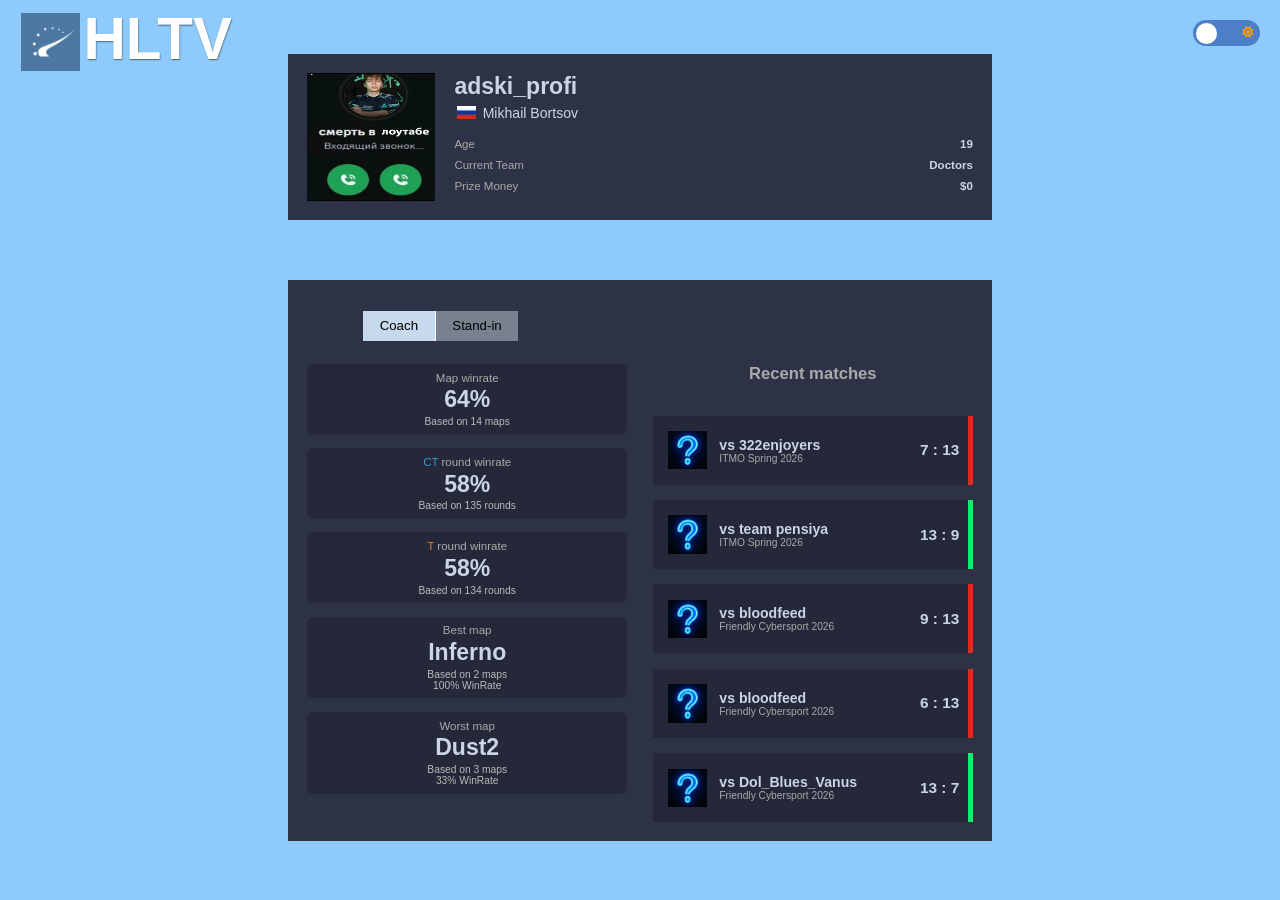
<file: coach-stats.html>
<!DOCTYPE html>
<html lang="ru">
<head>
    <meta charset="UTF-8">
    <meta name="viewport" content="width=device-width, initial-scale=1.0, user-scalable=no">
    <title>Тренер | Team Doctors</title>

    <script>
        (function () {
            const savedTheme = localStorage.getItem('theme');
            const theme = savedTheme || 'dark';
            document.documentElement.classList.add(theme);
        })();
    </script>

    <style>
        html, body {
            background-color: #1a1d2b !important;
            color: #cbd5e6 !important;
        }

        html.light, html.light body {
            background-color: #8ecafb !important;
        }

        html.dark, html.dark body {
            background-color: #1a1d2b !important;
        }
    </style>

    <link rel="stylesheet" href="theme.css">
    <link rel="stylesheet" href="main.css">
    <link rel="stylesheet" href="https://cdnjs.cloudflare.com/ajax/libs/font-awesome/6.5.1/css/all.min.css">

    <style>
        .coach-container {
            max-width: 55vw;
            margin: 0 auto;
            margin-top: 6vh;
            display: flex;
            flex-direction: column;
            gap: 3vh;
        }

        .coach-card-left {
            background-color: #2d3246;
            padding: 1.5vw;
            display: flex;
            gap: 1.5vw;
            align-items: stretch;
        }

        .coach-avatar {
            width: 10vw;
            height: 10vw;
            min-width: 10vw;
            max-width: 10vw;
            min-height: 10vw;
            max-height: 10vw;
            flex: 0 0 10vw;
            display: block;
            border-radius: 0;
            background-color: rgba(255,255,255,0.1);
        }

        .coach-info-area {
            flex: 1;
            display: flex;
            flex-direction: column;
            justify-content: space-between;
        }

        .coach-nick {
            font-size: 1.8vw;
            font-weight: bold;
            margin-left: 0;
            color: inherit;
            text-decoration: none;
        }

        .coach-fullname {
            font-size: 1.1vw;
            display: flex;
            align-items: center;
            gap: 0.5vw;
            margin-top: 0.5vh;
            margin-left: 0.3vh;
        }

        .coach-flag-img {
            width: 1.5vw;
            height: auto;
            display: inline-block;
            vertical-align: middle;
        }

        .coach-details {
            margin-top: 1.5vh;
        }

        .coach-info-row {
            display: flex;
            justify-content: space-between;
            align-items: center;
            margin-bottom: 1vh;
            font-size: 0.9vw;
        }

        .info-label {
            color: #aaa;
        }

        .info-value {
            font-weight: bold;
        }

        .current-team-link {
            color: inherit;
            text-decoration: none;
            transition: opacity 0.2s;
        }

        .current-team-link:hover {
            opacity: 0.8;
        }

        .coach-two-columns {
            display: flex;
            gap: 2vw;
            justify-content: space-between;
        }

        .coach-stats-col {
            flex: 1;
            display: flex;
            flex-direction: column;
            gap: 1.5vh;
        }

        .coach-stat-block {
            background-color: rgba(0,0,0,0.2);
            padding: 0.6vw;
            text-align: center;
            border-radius: 0.5vw;
        }

        .coach-stat-label {
            font-size: 0.9vw;
            color: #aaa;
            margin-bottom: 0.3vh;
        }

        .coach-stat-value {
            font-size: 1.8vw;
            font-weight: bold;
        }

        .coach-stat-sub {
            font-size: 0.8vw;
            color: #bbb;
            margin-top: 0.3vh;
        }

        .ct-letter {
            color: #3498db;
        }

        .t-letter {
            color: #e67e22;
        }

        .recent-matches-list {
            display: flex;
            flex-direction: column;
            gap: 1.7vh;
        }

        .recent-match-item {
            display: flex;
            align-items: center;
            gap: 1vw;
            background-color: rgba(0,0,0,0.2);
            padding: 1.2vw;
            border-radius: 0;
            position: relative;
            overflow: hidden;
            cursor: pointer;
            transition: background-color 0.2s ease;
        }

        .recent-match-item:hover {
            background-color: rgba(255,255,255,0.1);
        }

        .recent-match-item.win {
            border-right: 0.4vw solid #18ea6f;
        }

        .recent-match-item.loss {
            border-right: 0.4vw solid #d82f1d;
        }

        .match-opponent-logo {
            width: 3vw;
            height: 3vw;
            min-width: 3vw;
            max-width: 3vw;
            min-height: 3vw;
            max-height: 3vw;
            flex: 0 0 3vw;
            object-fit: cover;
            display: block;
            border-radius: 0;
            background-color: rgba(255,255,255,0.1);
        }

        .match-info {
            flex: 1;
        }

        .match-opponent-name {
            font-size: 1.1vw;
            font-weight: bold;
        }

        .match-tournament {
            font-size: 0.8vw;
            color: #aaa;
        }

        .match-score {
            font-size: 1.2vw;
            font-weight: bold;
            white-space: nowrap;
        }

        .recent-header {
            text-align: center;
            font-size: 1.3vw;
            font-weight: bold;
            color: #aaa;
            margin-bottom: 2vh;
        }

        .rating-block {
            display: flex;
            flex-direction: column;
            align-items: flex-start;
            gap: 0.5vh;
            margin-bottom: 2vh;
        }

        .main-rating {
            font-size: 1.2vw;
            font-weight: bold;
        }

        .elite-rating {
            font-size: 1.2vw;
            font-weight: bold;
            margin-bottom: 3vh;
        }

        .wingman-rating {
            font-size: 1.2vw;
            font-weight: bold;
            margin-top: -2vh;
            margin-bottom: 2vh;
            display: flex;
            align-items: center;
            gap: 0.6vw;
        }

        .wm-toggle-input {
            display: none;
        }

        .wm-value {
            display: none;
        }

        .wm-toggle-input:checked ~ .wm-value {
            display: inline;
        }

        .wm-toggle-label {
            cursor: pointer;
            display: inline-flex;
            align-items: center;
            justify-content: center;
            width: 1.5vw;
            height: 1.5vw;
            border-radius: 50%;
            background-color: rgba(255, 255, 255, 0.12);
            font-size: 0.65vw;
            transition: background-color 0.2s ease;
        }

        .wm-toggle-label:hover {
            background-color: rgba(255, 255, 255, 0.28);
        }

        .wm-icon-expanded {
            display: none;
        }

        .wm-toggle-input:checked ~ .wm-toggle-label .wm-icon-collapsed {
            display: none;
        }

        .wm-toggle-input:checked ~ .wm-toggle-label .wm-icon-expanded {
            display: inline;
        }

        .stats-grid {
            display: flex;
            flex-direction: column;
            gap: 2.5vh;
        }

        .stats-row {
            display: flex;
            gap: 2vw;
            justify-content: space-between;
        }

        .stat-bar-item {
            flex: 1;
            text-align: center;
            position: relative;
        }

        .quick-facts {
            margin-top: 5.5vh;
            padding-top: 2vh;
        }

        .quick-fact-row {
            display: flex;
            justify-content: flex-start;
            align-items: center;
            gap: 0.4vw;
            margin-bottom: 1vh;
            font-size: 0.9vw;
        }

        .quick-fact-row:last-child {
            margin-bottom: 0;
        }

        .quick-fact-label {
            color: #aaa;
        }

        .quick-fact-value {
            font-weight: bold;
        }

        .stat-label {
            font-size: 0.8vw;
            margin-bottom: 0.5vh;
        }

        .bar-container {
            width: 80%;
            height: 0.5vh;
            background-color: rgba(255,255,255,0.2);
            border-radius: 0.25vh;
            margin: 0.5vh auto;
            position: relative;
        }

        .bar-fill {
            height: 100%;
            width: 0%;
            border-radius: 0.25vh;
            transition: width 0.3s;
        }

        .bar-value {
            font-size: 1.0vw;
            font-weight: bold;
            margin-top: 0.2vh;
        }

        .bar-status {
            font-size: 0.8vw;
            margin-top: 0.3vh;
        }

        .status-good {
            color: #2ecc71;
        }

        .status-bad {
            color: #e74c3c;
        }

        .status-ok {
            color: #f1c40f;
        }

        .status-demonic {
            color: #ffffff;
            font-weight: 900;
            text-shadow: 0 0 6px rgba(255, 255, 255, 0.9), 0 0 12px rgba(255, 255, 255, 0.5);
        }

        .bar-fill-demonic {
            box-shadow: 0 0 10px 2px rgba(255, 255, 255, 0.9), 0 0 3px rgba(255, 255, 255, 1) inset;
        }

        .status-mythic-bad {
            color: #ff2b4d;
            font-weight: 900;
            text-shadow: 0 0 6px rgba(255, 43, 77, 0.9), 0 0 12px rgba(255, 43, 77, 0.5);
        }

        .bar-fill-mythic-bad {
            box-shadow: 0 0 10px 2px rgba(255, 43, 77, 0.9), 0 0 3px rgba(255, 43, 77, 1) inset;
        }

        .error-message {
            color: #ff6666;
            text-align: center;
            padding: 2vw;
            background: rgba(0,0,0,0.5);
            border-radius: 1vw;
        }

        .ns-text {
            color: #aaa;
            font-weight: normal;
        }

        .coach-container .card {
            margin-left: 0;
            width: 100%;
            max-width: 100%;
            box-sizing: border-box;
        }

        .coach-container .tabs {
            margin-left: 5.88vw;
        }
    </style>
    <link rel="stylesheet" href="mobile.css">
</head>

<body class="dark">
    <div class="theme-toggle">
        <input type="checkbox" id="themeSwitch">
        <label for="themeSwitch" class="slider">
            <i class="fa-solid fa-moon"></i>
            <i class="fa-solid fa-sun"></i>
        </label>
    </div>

    <div class="hltv">
        <img src="photos/hltv-pic.jpg" alt="logo" class="hltv-img">
        <span>HLTV</span>
    </div>

    <div class="coach-container" id="coachContainer">
        <div style="text-align: center; width: 100%; color: #fff;">Загрузка данных...</div>
    </div>

    <script src="script.js"></script>

    <script>
        (function () {
            const oldSetTheme = window.setTheme;

            window.setTheme = function (isDark) {
                document.documentElement.classList.toggle('dark', isDark);
                document.documentElement.classList.toggle('light', !isDark);

                if (typeof oldSetTheme === 'function') {
                    oldSetTheme(isDark);
                } else {
                    document.body.classList.toggle('dark', isDark);
                    document.body.classList.toggle('light', !isDark);
                    localStorage.setItem('theme', isDark ? 'dark' : 'light');
                }
            };

            const savedTheme = localStorage.getItem('theme');
            const isDark = (savedTheme || 'dark') === 'dark';

            window.setTheme(isDark);

            const toggle = document.getElementById('themeSwitch');
            if (toggle) toggle.checked = isDark;
        })();
    </script>

    <script>
        (async function() {
            const container = document.getElementById('coachContainer');
            console.log('coach-stats: start');

            function calculateAge(birthDate) {
                const today = new Date();
                let age = today.getFullYear() - birthDate.getFullYear();
                const m = today.getMonth() - birthDate.getMonth();

                if (m < 0 || (m === 0 && today.getDate() < birthDate.getDate())) {
                    age--;
                }

                return age;
            }

            const coachBirthday = new Date(2007, 3, 26);
            const coachAge = calculateAge(coachBirthday);

            async function loadMatchesDirectly() {
                console.log('Прямая загрузка матчей через index.json');

                try {
                    const indexResp = await fetch('matches/index.json');

                    if (!indexResp.ok) {
                        throw new Error(`index.json не загружен: ${indexResp.status}`);
                    }

                    const { matches: matchFiles } = await indexResp.json();
                    const matchesData = [];

                    for (const fileName of matchFiles) {
                        const res = await fetch(`matches/${fileName}`);

                        if (res.ok) {
                            const match = await res.json();
                            match.fileName = fileName;
                            matchesData.push(match);
                        } else {
                            console.warn(`Не удалось загрузить ${fileName}`);
                        }
                    }

                    matchesData.sort((a, b) => {
                        const getNumber = (fileName) => parseInt(fileName.split('_')[0], 10);
                        return getNumber(b.fileName) - getNumber(a.fileName);
                    });

                    return matchesData;
                } catch (err) {
                    console.error('Ошибка прямой загрузки:', err);
                    throw err;
                }
            }

            async function getAllWingmanMatches() {
                try {
                    const indexResp = await fetch('matches_wingman/index.json');

                    if (!indexResp.ok) throw new Error('Не удалось загрузить список Wingman матчей');

                    const { matches: matchFiles } = await indexResp.json();
                    const matchesData = [];

                    for (const fileName of matchFiles) {
                        const res = await fetch(`matches_wingman/${fileName}`);

                        if (res.ok) {
                            const match = await res.json();
                            match.fileName = fileName;
                            matchesData.push(match);
                        } else {
                            console.warn(`Не удалось загрузить Wingman матч ${fileName}`);
                        }
                    }

                    matchesData.sort((a, b) => {
                        const getNumber = (fileName) => parseInt(fileName.split('_')[0], 10);
                        return getNumber(b.fileName) - getNumber(a.fileName);
                    });

                    return matchesData;
                } catch (err) {
                    console.error('Ошибка загрузки Wingman матчей:', err);
                    return [];
                }
            }

            let allMatches = [];

            try {
                if (typeof getAllMatches === 'function') {
                    console.log('Используем getAllMatches');

                    const timeoutPromise = new Promise((_, reject) => {
                        setTimeout(() => reject(new Error('Таймаут')), 5000);
                    });

                    allMatches = await Promise.race([getAllMatches(), timeoutPromise]);
                    console.log('getAllMatches загрузил', allMatches.length, 'матчей');
                } else {
                    console.warn('getAllMatches не найдена, загружаем напрямую');
                    allMatches = await loadMatchesDirectly();
                }
            } catch (err) {
                console.error('Ошибка загрузки матчей:', err);
                container.innerHTML = `<div class="error-message">Ошибка загрузки матчей: ${err.message}<br><br>Проверьте консоль и наличие matches/index.json</div>`;
                return;
            }

            if (!allMatches || !allMatches.length) {
                container.innerHTML = '<div class="error-message">Нет данных о матчах</div>';
                return;
            }

            let wingmanMatches = [];

            try {
                wingmanMatches = await getAllWingmanMatches();
            } catch (err) {
                console.error('Ошибка загрузки Wingman матчей:', err);
            }

            const coachMatches = allMatches;

            let totalMaps = 0;
            let wins = 0;
            let totalRoundsCt = 0;
            let totalRoundsCtWon = 0;
            let totalRoundsT = 0;
            let totalRoundsTWon = 0;

            const mapWinStats = {};

            for (const match of coachMatches) {
                const map = match.map;

                if (!map) {
                    continue;
                }

                totalMaps++;

                const doctorsWin = match.teamDoctorsScore > match.teamOpponentScore;

                if (doctorsWin) {
                    wins++;
                }

                const ctWon = match.scoreCtDoctors || 0;
                const ctLost = match.lostCtDoctors || 0;

                totalRoundsCt += ctWon + ctLost;
                totalRoundsCtWon += ctWon;

                const tWon = match.scoreTDoctors || 0;
                const tLost = match.lostTDoctors || 0;

                totalRoundsT += tWon + tLost;
                totalRoundsTWon += tWon;

                if (!mapWinStats[map]) {
                    mapWinStats[map] = {
                        wins: 0,
                        played: 0
                    };
                }

                mapWinStats[map].played++;

                if (doctorsWin) {
                    mapWinStats[map].wins++;
                }
            }

            const mapWinrate = totalMaps ? (wins / totalMaps * 100).toFixed(0) : 0;
            const ctWinrate = totalRoundsCt ? (totalRoundsCtWon / totalRoundsCt * 100).toFixed(0) : 0;
            const tWinrate = totalRoundsT ? (totalRoundsTWon / totalRoundsT * 100).toFixed(0) : 0;

            let bestMap = null;
            let bestMapWinrate = -1;
            let bestMapPlayed = 0;

            let worstMap = null;
            let worstMapWinrate = 101;
            let worstMapPlayed = 0;

            for (const [map, stats] of Object.entries(mapWinStats)) {
                const wr = stats.wins / stats.played * 100;

                if (wr > bestMapWinrate || (wr === bestMapWinrate && stats.played > bestMapPlayed)) {
                    bestMapWinrate = wr;
                    bestMap = map;
                    bestMapPlayed = stats.played;
                }

                if (wr < worstMapWinrate || (wr === worstMapWinrate && stats.played > worstMapPlayed)) {
                    worstMapWinrate = wr;
                    worstMap = map;
                    worstMapPlayed = stats.played;
                }
            }

            const recentMatches = allMatches.slice(0, 5);

            const playerNick = 'adski_profi';

            let allPlayerMatches = [];
            let fullMatches = [];

            for (const match of allMatches) {
                let player = null;

                if (match.playersDoctors) {
                    player = match.playersDoctors.find(p => p.nick === playerNick);
                }

                if (!player && match.playersOpponent) {
                    player = match.playersOpponent.find(p => p.nick === playerNick);
                }

                if (player) {
                    allPlayerMatches.push({
                        match,
                        player
                    });

                    if (match.version === 'Full') {
                        fullMatches.push({
                            match,
                            player
                        });
                    }
                }
            }

            let wingmanPlayerMatches = [];

            for (const match of wingmanMatches) {
                let player = null;

                if (match.playersDoctors) {
                    player = match.playersDoctors.find(p => p.nick === playerNick);
                }

                if (!player && match.playersOpponent) {
                    player = match.playersOpponent.find(p => p.nick === playerNick);
                }

                if (player) {
                    wingmanPlayerMatches.push({
                        match,
                        player
                    });
                }
            }

            let wingmanTotalRating = 0;

            for (const item of wingmanPlayerMatches) {
                wingmanTotalRating += item.player.rating || 0;
            }

            const wingmanMatchesCount = wingmanPlayerMatches.length;
            const wingmanRating = wingmanMatchesCount ? (wingmanTotalRating / wingmanMatchesCount) : null;

            let totalKills = 0;
            let totalDeaths = 0;
            let totalAssists = 0;
            let totalRoundsPlayed = 0;

            for (const item of allPlayerMatches) {
                totalKills += item.player.kills || 0;
                totalDeaths += item.player.deaths || 0;
                totalAssists += item.player.assists || 0;
                totalRoundsPlayed += item.match.teamDoctorsScore + item.match.teamOpponentScore;
            }

            const matchesPlayed = allPlayerMatches.length;

            let kpr = matchesPlayed ? totalKills / totalRoundsPlayed : 0;
            let dpr = matchesPlayed ? totalDeaths / totalRoundsPlayed : 0;
            let apr = matchesPlayed ? totalAssists / totalRoundsPlayed : 0;

            kpr = parseFloat(kpr.toFixed(3));
            dpr = parseFloat(dpr.toFixed(3));
            apr = parseFloat(apr.toFixed(3));

            let totalAdr = 0;
            let totalHs = 0;
            let totalSwing = 0;
            let totalMk2 = 0, totalMk3 = 0, totalMk4 = 0, totalMk5 = 0;

            const fullCount = fullMatches.length;

            for (const item of fullMatches) {
                totalAdr += item.player.adr || 0;
                totalHs += item.player.hs_percent || 0;
                totalSwing += item.player.round_swing || 0;
                const mk = item.player.multikills || {};
                totalMk2 += mk['2k'] || 0;
                totalMk3 += mk['3k'] || 0;
                totalMk4 += mk['4k'] || 0;
                totalMk5 += mk['5k'] || 0;
            }

            const hasFull = fullCount > 0;
            const avgAdr = hasFull ? totalAdr / fullCount : null;
            const avgHs = hasFull ? totalHs / fullCount : null;
            const avgSwing = hasFull ? totalSwing / fullCount : null;

            const kd = totalKills / Math.max(totalDeaths, 1);

            function calculateFirepower() {
                if (hasFull) {
                    const mkRate = (totalMk2 * 1.0 + totalMk3 * 2.1 + totalMk4 * 3.9 + totalMk5 * 9.3) / fullCount;
                    const kprSub = Math.min(157, 57 * Math.pow(kpr / 0.69, 5.5));
                    const hsSub  = Math.min(140, 50 * Math.pow(avgHs / 50.0, 4));
                    const adrSub = Math.min(130, 63 * Math.pow(avgAdr / 75.0, 2));
                    const kdSub  = Math.min(141, 48 * Math.pow(kd / 1.01, 4));
                    const mkSub  = Math.min(130, 46.1 * Math.pow(mkRate / 5.0, 2.8));
                    const raw = 0.20 * hsSub + 0.20 * kdSub + 0.20 * kprSub + 0.15 * adrSub + 0.25 * mkSub;
                    return Math.min(100, raw);
                } else {
                    const kprSub = Math.min(130, 49 * Math.pow(kpr / 0.69, 2.5));
                    const kdSub  = Math.min(130, 49 * Math.pow(kd / 1.01, 2.5));
                    const raw = 0.6 * kprSub + 0.4 * kdSub;
                    return Math.min(100, raw);
                }
            }
            const firepower = matchesPlayed ? calculateFirepower() : null;

            const eliteMatches = allPlayerMatches.filter(item => item.match.threat === 'Elite');
            const hasElite = eliteMatches.length > 0;

            let totalEliteRating = 0;

            for (const item of eliteMatches) {
                totalEliteRating += item.player.rating || 0;
            }

            const eliteRating = hasElite ? totalEliteRating / eliteMatches.length : null;

            let totalRating = 0;

            for (const item of allPlayerMatches) {
                totalRating += item.player.rating || 0;
            }

            const avgRating = matchesPlayed ? totalRating / matchesPlayed : null;

            function getRatingColorStyle(rating) {
                if (rating === null) return '';
                rating = Math.round(rating * 100) / 100;
                if (rating >= 1.50) return '#4096e0';
                if (rating >= 1.25) return '#31b605';
                if (rating >= 1.05) return '#88cc44';
                if (rating >= 0.96) return '';
                return '#ff6666';
            }

            const extremeNames = {
                kpr:   { high: 'donk',     low: 'Aleksib' },
                dpr:   { high: 'Jame',     low: 'karrigan' },
                apr:   { high: 'Aleksib',  low: 'device' },
                adr:   { high: 'donk',     low: 'karrigan' },
                hs:    { high: 'kyousuke', low: 'zont1x' },
                swing: { high: 'ZywOo',    low: 'karrigan' }
            };

            const thresholds = {
                kpr: {
                    avg: 0.68,
                    minMult: 0.75,
                    maxMult: 1.25,
                    goodMult: 1.125,
                    badMult: 0.875,
                    invert: false
                },
                dpr: {
                    avg: 0.68,
                    minMult: 0.8,
                    maxMult: 1.2,
                    goodMult: 0.89,
                    badMult: 1.11,
                    invert: true
                },
                apr: {
                    avg: 0.23,
                    minMult: 0.65,
                    maxMult: 1.45,
                    goodMult: 1.175,
                    badMult: 0.825,
                    invert: false
                },
                adr: {
                    avg: 80.5,
                    minMult: 0.7,
                    maxMult: 1.3,
                    goodMult: 1.15,
                    badMult: 0.85,
                    invert: false
                },
                hs: {
                    avg: 51,
                    minMult: 0.7,
                    maxMult: 1.3,
                    goodMult: 1.15,
                    badMult: 0.85,
                    invert: false
                },
                swing: {
                    avg: 0,
                    minVal: -2.7,
                    maxVal: 2.7,
                    good: 1.25,
                    bad: -1.25,
                    invert: false
                }
            };

            function getBarParams(value, metric) {
                const t = thresholds[metric];

                if (!t) {
                    console.warn('Неизвестная метрика:', metric);

                    return {
                        percent: 0,
                        status: 'N/S',
                        statusClass: 'ns-text',
                        label: 'N/S'
                    };
                }

                let norm = value;
                let minVal;
                let maxVal;
                let percent;
                let status;
                let statusClass;

                if (metric === 'swing') {
                    minVal = t.minVal;
                    maxVal = t.maxVal;
                    norm = Math.min(maxVal, Math.max(minVal, norm));
                    percent = ((norm - minVal) / (maxVal - minVal)) * 100;

                    if (norm >= t.good) {
                        status = 'GOOD';
                        statusClass = 'status-good';
                    } else if (norm <= t.bad) {
                        status = 'BAD';
                        statusClass = 'status-bad';
                    } else {
                        status = 'OKAY';
                        statusClass = 'status-ok';
                    }
                } else {
                    const avg = t.avg;
                    minVal = avg * t.minMult;
                    maxVal = avg * t.maxMult;

                    let raw = norm;

                    if (!t.invert) {
                        raw = Math.min(maxVal, Math.max(minVal, raw));
                        percent = ((raw - minVal) / (maxVal - minVal)) * 100;

                        if (raw >= avg * t.goodMult) {
                            status = 'GOOD';
                            statusClass = 'status-good';
                        } else if (raw <= avg * t.badMult) {
                            status = 'BAD';
                            statusClass = 'status-bad';
                        } else {
                            status = 'OKAY';
                            statusClass = 'status-ok';
                        }
                    } else {
                        raw = Math.min(maxVal, Math.max(minVal, raw));
                        percent = ((maxVal - raw) / (maxVal - minVal)) * 100;

                        if (raw <= avg * t.goodMult) {
                            status = 'GOOD';
                            statusClass = 'status-good';
                        } else if (raw >= avg * t.badMult) {
                            status = 'BAD';
                            statusClass = 'status-bad';
                        } else {
                            status = 'OKAY';
                            statusClass = 'status-ok';
                        }
                    }
                }

                percent = Math.min(100, Math.max(0, percent));

                let label = status;
                if (percent >= 100) {
                    status = 'DEMONIC';
                    statusClass = 'status-demonic';
                    label = extremeNames[metric].high;
                } else if (percent <= 0) {
                    status = 'MYTHIC_BAD';
                    statusClass = 'status-mythic-bad';
                    label = extremeNames[metric].low;
                }

                return {
                    percent,
                    status,
                    statusClass,
                    label
                };
            }

            function generateBarWithNS(hasData, value, label, formatFunc) {
                if (!hasData) {
                    return `
                        <div class="stat-bar-item">
                            <div class="stat-label">${label}</div>
                            <div class="bar-container">
                                <div class="bar-fill" style="width: 0%;"></div>
                            </div>
                            <div class="bar-value ns-text">N/S</div>
                        </div>
                    `;
                }

                let metricKey = '';

                if (label === 'Round Swing') metricKey = 'swing';
                else if (label === 'ADR') metricKey = 'adr';
                else if (label === 'HS%') metricKey = 'hs';
                else if (label === 'KPR') metricKey = 'kpr';
                else if (label === 'DPR') metricKey = 'dpr';
                else if (label === 'APR') metricKey = 'apr';
                else metricKey = label.toLowerCase();

                const bar = getBarParams(value, metricKey);

                const fillColor = bar.status === 'DEMONIC'
                    ? '#ffffff'
                    : (bar.status === 'MYTHIC_BAD'
                        ? '#ff2b4d'
                        : (bar.status === 'GOOD'
                            ? '#2ecc71'
                            : (bar.status === 'BAD' ? '#e74c3c' : '#f1c40f')));

                const fillClass = bar.status === 'DEMONIC' ? 'bar-fill bar-fill-demonic'
                    : (bar.status === 'MYTHIC_BAD' ? 'bar-fill bar-fill-mythic-bad' : 'bar-fill');

                const displayValue = formatFunc(value);

                return `
                    <div class="stat-bar-item">
                        <div class="stat-label">${label}</div>
                        <div class="bar-container">
                            <div class="${fillClass}" style="width: ${bar.percent}%; background-color: ${fillColor};"></div>
                        </div>
                        <div class="bar-value">${displayValue}</div>
                        <div class="bar-status">
                            <span class="${bar.statusClass}">${bar.label}</span>
                        </div>
                    </div>
                `;
            }

            const leftHtml = `
                <div class="coach-card-left">
                    <img class="coach-avatar" src="coach.jpg" alt="adski_profi">
                    <div class="coach-info-area">
                        <div>
                            <div class="coach-nick">adski_profi</div>
                            <div class="coach-fullname">
                                <img src="photos/russia-flag.png" class="coach-flag-img" alt="Russia">
                                Mikhail Bortsov
                            </div>
                        </div>
                        <div class="coach-details">
                            <div class="coach-info-row">
                                <div class="info-label">Age</div>
                                <div class="info-value">${coachAge}</div>
                            </div>
                            <div class="coach-info-row">
                                <div class="info-label">Current Team</div>
                                <div class="info-value">
                                    <a href="index.html" class="current-team-link">Doctors</a>
                                </div>
                            </div>
                            <div class="coach-info-row">
                                <div class="info-label">Prize Money</div>
                                <div class="info-value">$0</div>
                            </div>
                        </div>
                    </div>
                </div>
            `;

            const leftStatsHtml = `
                <div class="coach-stats-col">
                    <div class="coach-stat-block">
                        <div class="coach-stat-label">Map winrate</div>
                        <div class="coach-stat-value">${mapWinrate}%</div>
                        <div class="coach-stat-sub">Based on ${totalMaps} map${totalMaps !== 1 ? 's' : ''}</div>
                    </div>

                    <div class="coach-stat-block">
                        <div class="coach-stat-label">
                            <span class="ct-letter">CT</span> round winrate
                        </div>
                        <div class="coach-stat-value">${ctWinrate}%</div>
                        <div class="coach-stat-sub">Based on ${totalRoundsCt} round${totalRoundsCt !== 1 ? 's' : ''}</div>
                    </div>

                    <div class="coach-stat-block">
                        <div class="coach-stat-label">
                            <span class="t-letter">T</span> round winrate
                        </div>
                        <div class="coach-stat-value">${tWinrate}%</div>
                        <div class="coach-stat-sub">Based on ${totalRoundsT} round${totalRoundsT !== 1 ? 's' : ''}</div>
                    </div>

                    <div class="coach-stat-block">
                        <div class="coach-stat-label">Best map</div>
                        <div class="coach-stat-value">${bestMap ? bestMap : '—'}</div>
                        <div class="coach-stat-sub">
                            Based on ${bestMapPlayed} map${bestMapPlayed !== 1 ? 's' : ''}<br>
                            ${bestMapWinrate > 0 ? bestMapWinrate.toFixed(0) : 0}% WinRate
                        </div>
                    </div>

                    <div class="coach-stat-block">
                        <div class="coach-stat-label">Worst map</div>
                        <div class="coach-stat-value">${worstMap ? worstMap : '—'}</div>
                        <div class="coach-stat-sub">
                            Based on ${worstMapPlayed} map${worstMapPlayed !== 1 ? 's' : ''}<br>
                            ${worstMapWinrate < 101 ? worstMapWinrate.toFixed(0) : 0}% WinRate
                        </div>
                    </div>
                </div>
            `;

            let recentMatchesHtml = `
                <div class="coach-stats-col">
                    <div class="recent-header">Recent matches</div>
                    <div class="recent-matches-list">
            `;

            for (const match of recentMatches) {
                const isWin = match.teamDoctorsScore > match.teamOpponentScore;
                const winClass = isWin ? 'win' : 'loss';
                const score = `${match.teamDoctorsScore || 0} : ${match.teamOpponentScore || 0}`;

                recentMatchesHtml += `
                    <div class="recent-match-item ${winClass}" data-match-file="${match.fileName}">
                        <img class="match-opponent-logo" src="photos/opponent-logo.jpg" alt="opponent">

                        <div class="match-info">
                            <div class="match-opponent-name">vs ${match.opponent || '?'}</div>
                            <div class="match-tournament">${match.tournament || 'Unknown tournament'}</div>
                        </div>

                        <div class="match-score">${score}</div>
                    </div>
                `;
            }

            recentMatchesHtml += `
                    </div>
                </div>
            `;

            const coachContentHtml = `
                <div class="coach-two-columns">
                    ${leftStatsHtml}
                    ${recentMatchesHtml}
                </div>
            `;

            let standinContentHtml = '';

            if (!matchesPlayed && !wingmanMatchesCount) {
                standinContentHtml = '<p style="text-align:center;">Нет данных о выступлениях в качестве игрока</p>';
            } else {
                const ratingColor = getRatingColorStyle(avgRating);

                const eliteDisplay = hasElite
                    ? `<span style="color: ${getRatingColorStyle(eliteRating)}">${eliteRating.toFixed(2)}</span>`
                    : '<span class="ns-text">N/S</span>';

                const wingmanRatingColor = getRatingColorStyle(wingmanRating);

                const wingmanDisplay = wingmanRating !== null
                    ? `<span style="color: ${wingmanRatingColor}">${wingmanRating.toFixed(2)}</span>`
                    : '<span class="ns-text">N/S</span>';

                const mainRatingDisplay = matchesPlayed
                    ? `<span style="color: ${ratingColor}">${avgRating.toFixed(2)}</span>`
                    : '<span class="ns-text">N/S</span>';

                standinContentHtml = `
                    <div class="rating-block">
                        <div class="main-rating">
                            Rating: ${mainRatingDisplay}
                        </div>
                        <div class="elite-rating">
                            Elite Rating: ${eliteDisplay}
                        </div>
                        <div class="wingman-rating">
                            <input type="checkbox" id="wmRevealToggle" class="wm-toggle-input">
                            <label for="wmRevealToggle" class="wm-toggle-label" title="Показать/скрыть Wingman Rating">
                                <i class="fa-solid fa-chevron-up wm-icon-collapsed"></i>
                                <i class="fa-solid fa-minus wm-icon-expanded"></i>
                            </label>
                            <span class="wm-value">Wingman Rating: ${wingmanDisplay}</span>
                        </div>
                    </div>

                    <div class="stats-grid">
                        <div class="stats-row">
                            ${generateBarWithNS(hasFull, avgSwing, 'Round Swing', (v) => (v > 0 ? '+' : '') + v.toFixed(2) + '%')}
                            ${generateBarWithNS(hasFull, avgAdr, 'ADR', (v) => v.toFixed(1))}
                            ${generateBarWithNS(hasFull, avgHs, 'HS%', (v) => v.toFixed(1) + '%')}
                        </div>

                        <div class="stats-row">
                            ${generateBarWithNS(true, kpr, 'KPR', (v) => v.toFixed(2))}
                            ${generateBarWithNS(true, dpr, 'DPR', (v) => v.toFixed(2))}
                            ${generateBarWithNS(true, apr, 'APR', (v) => v.toFixed(2))}
                        </div>
                    </div>

                    <div class="quick-facts">
                        <div class="quick-fact-row"><span class="quick-fact-label">Maps played:</span><span class="quick-fact-value">${matchesPlayed}</span></div>
                        <div class="quick-fact-row"><span class="quick-fact-label">Kills:</span><span class="quick-fact-value">${totalKills}</span></div>
                        <div class="quick-fact-row"><span class="quick-fact-label">Deaths:</span><span class="quick-fact-value">${totalDeaths}</span></div>
                        <div class="quick-fact-row"><span class="quick-fact-label">Assists:</span><span class="quick-fact-value">${totalAssists}</span></div>
                        <div class="quick-fact-row"><span class="quick-fact-label">K/D:</span><span class="quick-fact-value">${kd.toFixed(2)}</span></div>
                        <div class="quick-fact-row"><span class="quick-fact-label">Firepower:</span><span class="quick-fact-value">${firepower !== null ? Math.round(firepower) : 'N/S'}</span></div>
                    </div>
                `;
            }

            const cardWithTabs = `
                <div class="card" style="max-width: 100%; width: auto; padding-bottom: 0;">
                    <div class="tabs">
                        <button class="tab-btn active" data-tab="coach">Coach</button>
                        <button class="tab-btn" data-tab="standin">Stand-in</button>
                    </div>

                    <div id="coachTab" class="tab-content active" style="padding: 1.5vw;">
                        ${coachContentHtml}
                    </div>

                    <div id="standinTab" class="tab-content" style="padding: 1.5vw;">
                        ${standinContentHtml}
                    </div>
                </div>
            `;

            const fullHtml = leftHtml + cardWithTabs;
            container.innerHTML = fullHtml;

            const tabBtns = document.querySelectorAll('.tab-btn');

            const tabContentsMap = {
                coach: document.getElementById('coachTab'),
                standin: document.getElementById('standinTab')
            };

            tabBtns.forEach(btn => {
                btn.addEventListener('click', () => {
                    const tabId = btn.getAttribute('data-tab');

                    tabBtns.forEach(b => {
                        b.classList.remove('active');
                    });

                    btn.classList.add('active');

                    Object.values(tabContentsMap).forEach(content => {
                        content.classList.remove('active');
                    });

                    if (tabId === 'coach') {
                        tabContentsMap.coach.classList.add('active');
                    } else if (tabId === 'standin') {
                        tabContentsMap.standin.classList.add('active');
                    }
                });
            });

            document.querySelectorAll('.recent-match-item').forEach(el => {
                el.addEventListener('click', function() {
                    const fileName = this.getAttribute('data-match-file');

                    if (fileName) {
                        window.location.href = `match.html?match=${fileName}`;
                    }
                });
            });

            if (typeof setTheme === 'function' && typeof document.getElementById('themeSwitch') !== 'undefined') {
                const savedTheme = localStorage.getItem('theme');

                if (savedTheme) {
                    setTheme(savedTheme === 'dark');

                    const toggle = document.getElementById('themeSwitch');

                    if (toggle) {
                        toggle.checked = savedTheme === 'dark';
                    }
                }
            }
        })();
    </script>
</body>
</html>
</file>
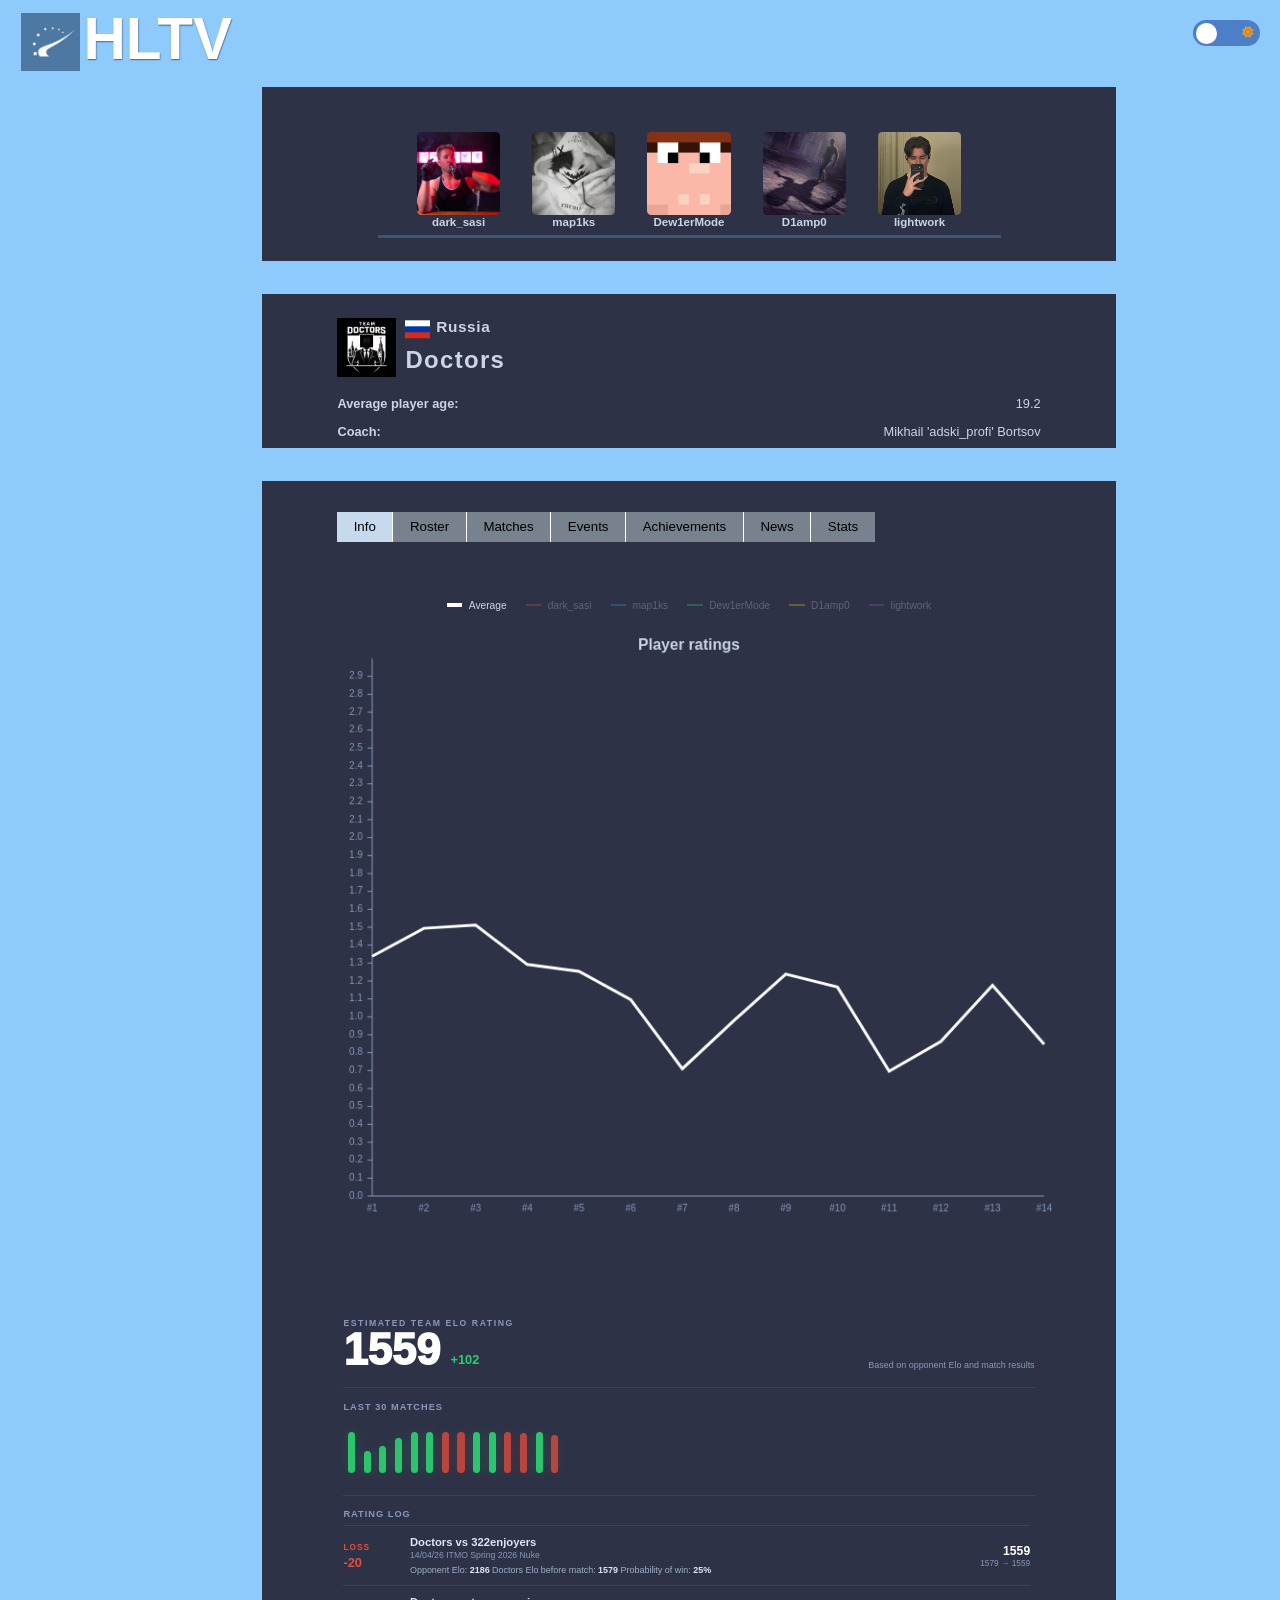
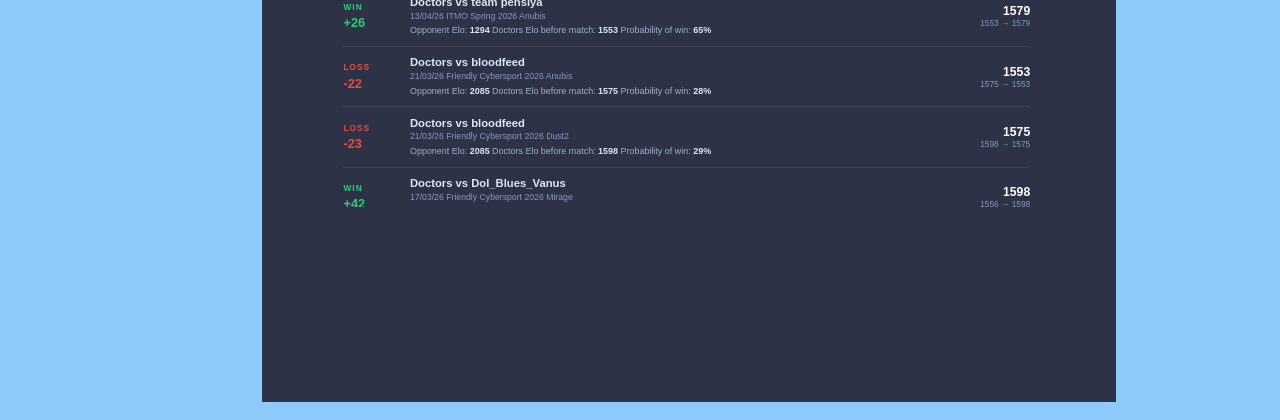
<file: main.html>
<!DOCTYPE html>
<html lang="ru">

<head>
    <meta charset="UTF-8">
    <title>Team Doctors</title>
    <link rel="stylesheet" href="theme.css">
    <link rel="stylesheet" href="main.css">
    <link rel="stylesheet" href="https://cdnjs.cloudflare.com/ajax/libs/font-awesome/6.5.1/css/all.min.css">
</head>

<body class="light">
    <!-- Переключатель темы -->
    <div class="theme-toggle">
        <input type="checkbox" id="themeSwitch">
        <label for="themeSwitch" class="slider">
            <i class="fa-solid fa-moon"></i>
            <i class="fa-solid fa-sun"></i>
        </label>
    </div>

    <!-- Логотип HLTV (фиксированный) -->
    <div class="hltv">
        <img src="hltv-pic.jpg" alt="logo" class="hltv-img">
        <span>HLTV</span>
    </div>

    <!-- КАРТОЧКА 1: Состав игроков -->
    <div class="card card-roster">
        <div class="roster">
            <div class="players">
                <div class="player-card">
                    <img class="avatar" src="player1.jpg" alt="player1">
                    <div class="nickname">dark_sasi</div>
                </div>
                <div class="player-card">
                    <img class="avatar" src="player2.jpg" alt="player1">
                    <div class="nickname">map1ks</div>
                </div>
                <div class="player-card">
                    <img class="avatar" src="player3.jpg" alt="player1">
                    <div class="nickname">Dew1erMode</div>
                </div>
                <div class="player-card">
                    <img class="avatar" src="player4.jpg" alt="player1">
                    <div class="nickname">D1amp0</div>
                </div>
                <div class="player-card">
                    <img class="avatar" src="player5.jpg" alt="player1">
                    <div class="nickname">lightwork</div>
                </div>
            </div>
            <div class="players-line"></div>
        </div>
    </div>

    <!-- КАРТОЧКА 2: Информация о команде Doctors -->
    <div class="card card-info-team">
        <div class="team-doctors">
            <img src="team-doctors.jpg" alt="team doctors logo" class="team-logo">
            <div class="team-text">
                <div class="russia">
                    <img src="russia-flag.png" alt="Russian flag" class="flag-img">
                    <span class="russia-text">Russia</span>
                </div>
                <h1 class="team-name">Doctors</h1>
            </div>
        </div>
        <span class="player-age"><strong>Average player age:</strong> <span id="averageAgeValue">18.7</span></span>
        <span class="coach"><strong>Coach:</strong> <a href="coach-stats.html" class="coach-link">Mikhail 'adski_profi' Bortsov</a></span>
    </div>

    <!-- КАРТОЧКА 3: Вкладки и динамическое содержимое -->
    <div class="card card-tabs">
        <div class="tabs">
            <button class="tab-btn active" data-tab="info">Info</button>
            <button class="tab-btn" data-tab="roster">Roster</button>
            <button class="tab-btn" data-tab="matches">Matches</button>
            <button class="tab-btn" data-tab="events">Events</button>
            <button class="tab-btn" data-tab="achievements">Achievements</button>
            <button class="tab-btn" data-tab="news">News</button>
            <button class="tab-btn" data-tab="stats">Stats</button>
        </div>

        <div id="events" class="tab-content">
            <div class="event-item">
                <img src="friendly_cybersport.jpg" alt="Friendly Cybersport 2026" class="event-logo">
                <div class="event-details">
                    <div class="event-name">Friendly Cybersport 2026</div>
                    <div class="event-date">February 15 - March 31</div>
                </div>
            </div>
            <div class="event-item">
                <img src="itmocs.png" alt="ITMO Spring 2026" class="event-logo">
                <div class="event-details">
                    <div class="event-name">ITMO Spring 2026</div>
                    <div class="event-date">April 13 - April 20</div>
                </div>
            </div>
        </div>

        <div id="achievements" class="tab-content">
            <div class="achievements-header">
                <div class="header-placement">Placement</div>
                <div class="header-tournament">Tournament</div>
            </div>
            <div class="achievement-item">
                <div class="achievement-placement">4th</div>
                <div class="achievement-tournament">Friendly Cybersport 2026</div>
            </div>
        </div>

        <div id="roster" class="tab-content active">
            <div class="roster-header">
                <div class="col-player">Player</div>
                <div class="col-time">Time on team</div>
                <div class="col-maps">Maps played</div>
                <div class="col-rating">Rating</div>
            </div>
            <!-- dark_sasi -->
            <div class="roster-row">
                <div class="col-player">
                    <div class="avatar-wrapper">
                        <img class="roster-avatar" src="player1.jpg" alt="dark_sasi">
                        <img class="player-flag" src="russia-flag.png" alt="Russia">
                    </div>
                    <span class="player-nick">dark_sasi</span>
                </div>
                <div class="col-time">0.5 year</div>
                <div class="col-maps">209</div>
                <div class="col-rating">3.0</div>
            </div>
            <!-- map1ks -->
            <div class="roster-row">
                <div class="col-player">
                    <div class="avatar-wrapper">
                        <img class="roster-avatar" src="player2.jpg" alt="map1ks">
                        <img class="player-flag" src="russia-flag.png" alt="Russia">
                    </div>
                    <span class="player-nick">map1ks</span>
                </div>
                <div class="col-time">0.5 year</div>
                <div class="col-maps">139</div>
                <div class="col-rating">0.83</div>
            </div>
            <!-- D1amp0 -->
            <div class="roster-row">
                <div class="col-player">
                    <div class="avatar-wrapper">
                        <img class="roster-avatar" src="player4.jpg" alt="D1amp0">
                        <img class="player-flag" src="russia-flag.png" alt="Russia">
                    </div>
                    <span class="player-nick">D1amp0</span>
                </div>
                <div class="col-time">0.5 year</div>
                <div class="col-maps">147</div>
                <div class="col-rating">1.20</div>
            </div>
            <!-- Dew1erMode -->
            <div class="roster-row">
                <div class="col-player">
                    <div class="avatar-wrapper">
                        <img class="roster-avatar" src="player3.jpg" alt="Dew1erMode">
                        <img class="player-flag" src="russia-flag.png" alt="Russia">
                    </div>
                    <span class="player-nick">Dew1erMode</span>
                </div>
                <div class="col-time">0.5 year</div>
                <div class="col-maps">142</div>
                <div class="col-rating">1.45</div>
            </div>
            <!-- lightwork -->
            <div class="roster-row">
                <div class="col-player">
                    <div class="avatar-wrapper">
                        <img class="roster-avatar" src="player5.jpg" alt="lightwork">
                        <img class="player-flag" src="russia-flag.png" alt="Russia">
                    </div>
                    <span class="player-nick">lightwork</span>
                </div>
                <div class="col-time">0.5 year</div>
                <div class="col-maps">162</div>
                <div class="col-rating">0.94</div>
            </div>
        </div>

        <div id="info" class="tab-content"></div>
        <div id="matches" class="tab-content"></div>
        <div id="news" class="tab-content"></div>

        <!-- Вкладка STATS -->
        <div id="stats" class="tab-content"></div>
    </div>

    <script src="script.js"></script>
</body>

</html>
</file>
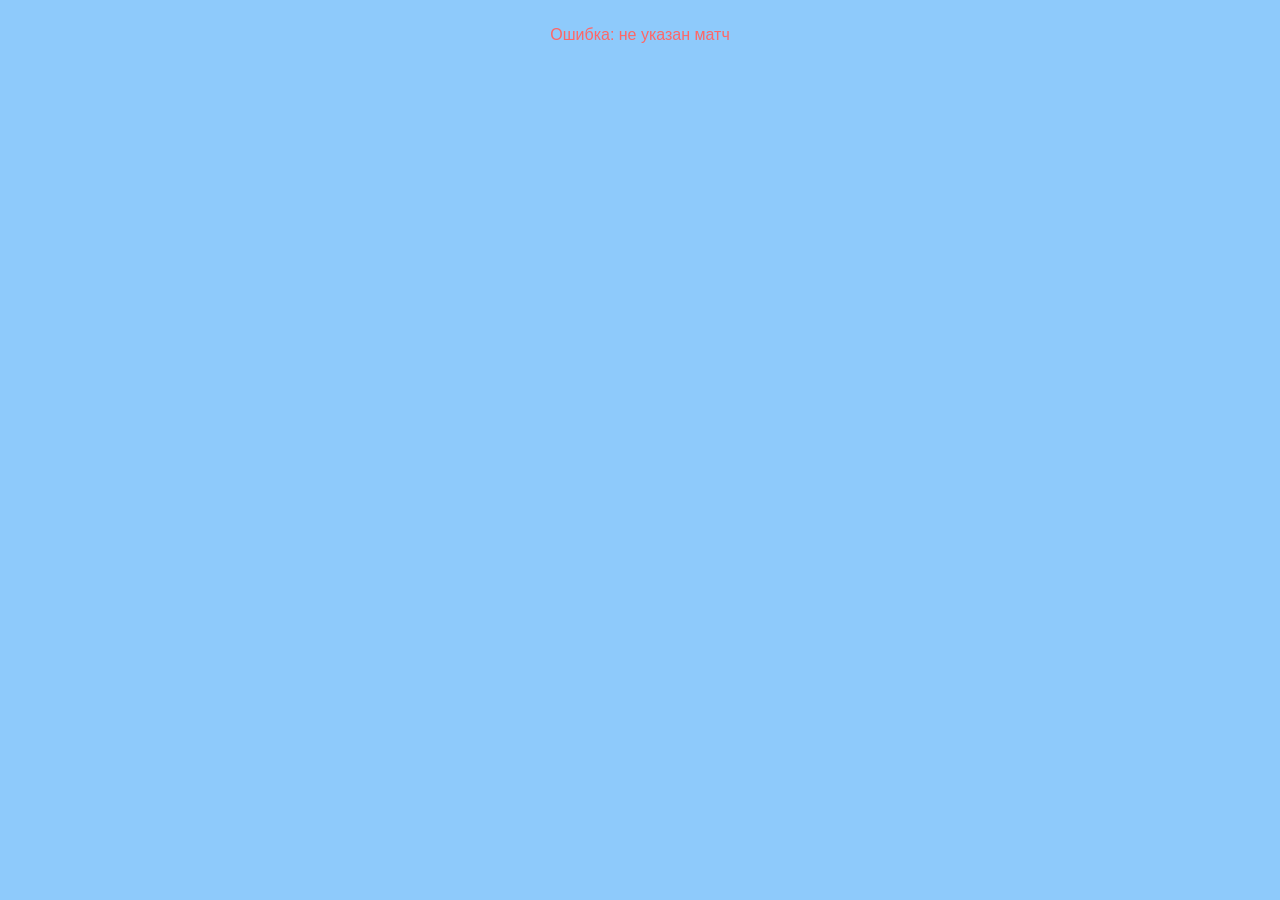
<file: match.html>
<!DOCTYPE html>
<html lang="ru">
<head>
    <meta charset="UTF-8">
    <meta name="viewport" content="width=device-width, initial-scale=1.0, user-scalable=no">
    <title>Статистика матча | Team Doctors</title>

    <style>
        html.preload-dark {
            background-color: #1a1d2b;
        }

        html.preload-light {
            background-color: #8ecafb;
        }

        html.theme-loading body {
            visibility: hidden;
        }
    </style>

    <script>
        (function () {
            const savedTheme = localStorage.getItem('theme');
            const theme = savedTheme === 'dark' ? 'dark' : 'light';

            document.documentElement.classList.add('theme-loading');
            document.documentElement.classList.add('preload-' + theme);
        })();
    </script>

    <link rel="stylesheet" href="theme.css">

    <!-- ==================== СТИЛИ ДЛЯ LITE ВЕРСИИ ==================== -->
    <style>
        .lite-version * {
            margin: 0;
            padding: 0;
            box-sizing: border-box;
        }
        .lite-version {
            margin: 0;
            padding: 2vw;
            font-family: 'Segoe UI', Tahoma, Geneva, Verdana, sans-serif;
            background-size: cover;
            background-position: center;
            background-attachment: fixed;
            color: #eee;
            min-height: 100vh;
        }
        .lite-match-stats-container {
            max-width: 65vw;
            margin: 0 auto;
            background-color: transparent;
            border-radius: 0;
            padding: 0;
        }
        .lite-back-link {
            display: inline-block;
            margin-top: 1.5vh;
            color: #ffaa00;
            text-decoration: none;
            font-weight: bold;
            font-size: 0.85vw;
        }
        .lite-back-link:hover {
            text-decoration: underline;
        }
        .lite-error-message {
            color: #ff6666;
            text-align: center;
            padding: 2vw;
        }
        .lite-top-panels {
            display: flex;
            gap: 1.5vw;
            margin-bottom: 2vh;
            align-items: stretch;
        }
        .lite-left-panel, .lite-right-panel {
            background-color: rgba(0, 0, 0, 0.5);
            border-radius: 0.8vw;
            padding: 1.99vh 1.2vw;
            flex: 1;
            display: flex;
            flex-direction: column;
            justify-content: space-between;
        }
        .lite-left-panel {
            flex: 2;
            contain: layout style;
            will-change: transform;
            gap: 0.5vh !important;
        }
        .lite-right-panel { flex: 1; }
        .lite-tournament-header { text-align: center; margin-bottom: 1.5vh; }
        .lite-tournament-name { font-size: 1.1vw; font-weight: bold; }
        .lite-match-date { font-size: 0.75vw; color: #ccc; margin-bottom: 1vh; }
        .lite-teams-score-row {
            display: flex;
            justify-content: space-between;
            align-items: center;
            margin-bottom: 2.5vh;
            gap: 1vw;
            contain: layout style;
            will-change: transform;
        }
        .lite-team-score-block {
            display: flex;
            flex-direction: column;
            align-items: center;
            gap: 0.5vh;
            flex: 1;
        }
        .lite-team-logo-small {
            width: 3.5vw;
            height: auto;
            border-radius: 0;
            background-color: rgba(255,255,255,0.1);
            padding: 0.2vw;
        }
        .lite-team-name-large { font-size: 1vw; font-weight: bold; }
        .lite-team-score-large { font-size: 1.6vw; font-weight: bold; }
        .lite-score-win { color: #2ecc71; }
        .lite-score-lose { color: #e74c3c; }
        .lite-map-block { text-align: center; flex: 1; }
        .lite-map-name-large { font-size: 1.2vw; font-weight: bold; margin-bottom: 0.5vh; }
        .lite-map-mini img {
            width: 12vw;
            height: auto;
            border-radius: 0.5vw;
            border: 0.1vw solid rgba(255,255,255,0.3);
            margin-top: 0 !important;
        }
        .lite-breakdown-row {
            display: flex;
            justify-content: center;
            margin-top: 0 !important;
            margin-bottom: 0 !important;
            font-size: 0.85vw;
        }
        .lite-breakdown-item { padding: 0.4vh 1vw; border-radius: 0.6vw; }
        .lite-breakdown-label { font-weight: bold; margin-right: 0.8vw; }
        .lite-ct-color { color: #3498db; }
        .lite-t-color { color: #e67e22; }
        .lite-team-rating-row {
            display: flex;
            justify-content: center;
            gap: 0.6vw;
            margin-top: 1vh;
            font-weight: bold;
            font-size: 0.85vw;
            margin-left: 0.12vh;
        }
        .lite-top-players-list {
            display: flex;
            flex-direction: column;
            gap: 0.2vh;
            justify-content: space-evenly;
            flex: 1;
        }
        .lite-top-player-item {
            display: flex;
            align-items: center;
            gap: 1.2vw;
            background-color: rgba(255,255,255,0.05);
            padding: 2.9vh 0.8vw;
            border-radius: 0.6vw;
        }
        .lite-top-player-avatar {
            width: 2vw;
            height: 2vw;
            object-fit: cover;
            border-radius: 0;
        }
        .lite-top-player-info { flex: 1; font-size: 0.75vw; }
        .lite-top-player-stat { font-weight: bold; font-size: 0.85vw; }
        .lite-team-table {
            background-color: rgba(0, 0, 0, 0.5);
            border-radius: 0.67vw;
            overflow-x: auto;
            margin: 0 0 6vh 0;
        }
        .lite-team-table-doctors { margin-top: 5vh; }
        .lite-team-table-opponent { margin-top: -2vh; margin-bottom: 2vh; }
        .lite-team-table h3 {
            display: flex;
            align-items: center;
            gap: 0.8vw;
            padding: 0.8vh 1vw;
            background-color: rgba(0, 0, 0, 0.6);
            margin: 0;
            font-size: 1vw;
        }
        .lite-team-table h3 img { width: 2.2vw; height: auto; border-radius: 0; background-color: rgba(255,255,255,0.1); padding: 0.1vw; }
        .lite-stats-table {
            width: 90%;
            margin: 0 auto;
            border-collapse: collapse;
            font-size: 0.85vw;
            table-layout: fixed;
        }
        .lite-stats-table th, .lite-stats-table td {
            padding: 1vh 0.1vw;
            text-align: center;
            border-bottom: none;
            white-space: nowrap;
        }
        .lite-stats-table th { font-weight: bold; border-bottom: none; }
        .lite-stats-table th:first-child { background-color: inherit; }
        .lite-stats-table td:first-child { text-align: left; padding-left: 1vw; font-weight: 500; }
        .lite-stats-table th:nth-child(1) { width: 5vw; }
        .lite-stats-table th:nth-child(2) { width: 4vw; }
        .lite-stats-table th:nth-child(3) { width: 4vw; }
        .lite-stats-table th:nth-child(4) { width: 4vw; }
        .lite-stats-table th:nth-child(5) { width: 5vw; }
        .lite-rating-high { color: #2ecc71; font-weight: bold; }
        .lite-rating-medium { color: #eee; }
        .lite-rating-low { color: #e74c3c; font-weight: bold; }
        .lite-player-link, .full-player-link {
            color: inherit;
            text-decoration: none;
            cursor: pointer;
        }
        .lite-player-link:hover, .full-player-link:hover {
            text-decoration: underline;
        }
        @media (max-width: 768px) {
            .lite-match-stats-container { max-width: 65vw; }
            .lite-stats-table { font-size: 0.85vw; }
        }
    </style>

    <!-- ==================== СТИЛИ ДЛЯ FULL ВЕРСИИ ==================== -->
    <style>
        .full-version * {
            margin: 0;
            padding: 0;
            box-sizing: border-box;
        }
        .full-version {
            margin: 0;
            padding: 2vw;
            font-family: 'Segoe UI', Tahoma, Geneva, Verdana, sans-serif;
            background-size: cover;
            background-position: center;
            background-attachment: fixed;
            color: #eee;
            min-height: 100vh;
        }
        .full-match-stats-container {
            max-width: 65vw;
            margin: 0 auto;
            background-color: transparent;
            border-radius: 0;
            padding: 0;
        }
        .full-back-link {
            display: inline-block;
            margin-top: 1.5vh;
            color: #ffaa00;
            text-decoration: none;
            font-weight: bold;
            font-size: 0.85vw;
        }
        .full-back-link:hover {
            text-decoration: underline;
        }
        .full-error-message {
            color: #ff6666;
            text-align: center;
            padding: 2vw;
        }
        .full-top-panels {
            display: flex;
            gap: 1.5vw;
            margin-bottom: 2vh;
            align-items: stretch;
        }
        .full-left-panel, .full-right-panel {
            background-color: rgba(0, 0, 0, 0.5);
            border-radius: 0.8vw;
            padding: 1.99vh 1.2vw;
            flex: 1;
            display: flex;
            flex-direction: column;
            justify-content: space-between;
        }
        .full-left-panel {
            flex: 2;
            contain: layout style;
            will-change: transform;
            gap: 0.5vh !important;
        }
        .full-right-panel { flex: 1; }
        .full-tournament-header { text-align: center; margin-bottom: 1.5vh; }
        .full-tournament-name { font-size: 1.1vw; font-weight: bold; }
        .full-match-date { font-size: 0.75vw; color: #ccc; margin-bottom: 1vh; }
        .full-teams-score-row {
            display: flex;
            justify-content: space-between;
            align-items: center;
            margin-bottom: 2.5vh;
            gap: 1vw;
            contain: layout style;
            will-change: transform;
        }
        .full-team-score-block {
            display: flex;
            flex-direction: column;
            align-items: center;
            gap: 0.5vh;
            flex: 1;
        }
        .full-team-logo-small {
            width: 3.5vw;
            height: auto;
            border-radius: 0;
            background-color: rgba(255,255,255,0.1);
            padding: 0.2vw;
        }
        .full-team-name-large { font-size: 1vw; font-weight: bold; }
        .full-team-score-large { font-size: 1.6vw; font-weight: bold; }
        .full-score-win { color: #2ecc71; }
        .full-score-lose { color: #e74c3c; }
        .full-map-block { text-align: center; flex: 1; }
        .full-map-name-large { font-size: 1.2vw; font-weight: bold; margin-bottom: 0.5vh; }
        .full-map-mini img {
            width: 12vw;
            height: auto;
            border-radius: 0.5vw;
            border: 0.1vw solid rgba(255,255,255,0.3);
            margin-top: 0 !important;
        }
        .full-breakdown-row {
            display: flex;
            justify-content: center;
            margin-top: 0 !important;
            margin-bottom: 0 !important;
            font-size: 0.85vw;
        }
        .full-breakdown-item { padding: 0.4vh 1vw; border-radius: 0.6vw; }
        .full-breakdown-label { font-weight: bold; margin-right: 0.8vw; }
        .full-ct-color { color: #3498db; }
        .full-t-color { color: #e67e22; }
        .full-team-rating-row {
            display: flex;
            justify-content: center;
            gap: 0.6vw;
            margin-top: 1vh;
            font-weight: bold;
            font-size: 0.85vw;
            margin-left: 0.12vh;
        }
        .full-top-players-list {
            display: flex;
            flex-direction: column;
            gap: 0.2vh;
            justify-content: space-evenly;
            flex: 1;
        }
        .full-top-player-item {
            display: flex;
            align-items: center;
            gap: 1.2vw;
            background-color: rgba(255,255,255,0.05);
            padding: 1.6vh 0.8vw;
            border-radius: 0.6vw;
        }
        .full-top-player-avatar {
            width: 2vw;
            height: 2vw;
            border-radius: 0;
        }
        .full-top-player-info { flex: 1; font-size: 0.75vw; }
        .full-top-player-stat { font-weight: bold; font-size: 0.85vw; }
        .full-team-table {
            background-color: rgba(0, 0, 0, 0.5);
            border-radius: 0.67vw;
            overflow-x: auto;
            margin: 0 0 6vh 0;
        }
        .full-team-table-doctors { margin-top: 5vh; }
        .full-team-table-opponent { margin-top: -2vh; margin-bottom: 2vh; }
        .full-team-table h3 {
            display: flex;
            align-items: center;
            gap: 0.8vw;
            padding: 0.8vh 1vw;
            background-color: rgba(0, 0, 0, 0.6);
            margin: 0;
            font-size: 1vw;
        }
        .full-team-table h3 img { width: 2.2vw; height: auto; border-radius: 0; background-color: rgba(255,255,255,0.1); padding: 0.1vw; }
        .full-stats-table {
            width: 90%;
            margin: 0 auto;
            border-collapse: collapse;
            font-size: 0.85vw;
            table-layout: fixed;
        }
        .full-stats-table th, .full-stats-table td {
            padding: 1vh 0.1vw;
            text-align: center;
            border-bottom: none;
            white-space: nowrap;
        }
        .full-stats-table th { font-weight: bold; border-bottom: none; }
        .full-stats-table th:first-child { background-color: inherit; }
        .full-stats-table td:first-child { text-align: left; padding-left: 1vw; font-weight: 500; }
        .full-stats-table th:nth-child(1) { width: 5vw; }
        .full-stats-table th:nth-child(2) { width: 8vw; }
        .full-stats-table th:nth-child(3) { width: 4vw; }
        .full-stats-table th:nth-child(4) { width: 4vw; }
        .full-stats-table th:nth-child(5) { width: 4vw; }
        .full-stats-table th:nth-child(6) { width: 5vw; }
        .full-stats-table th:nth-child(7) { width: 5vw; }
        .full-stats-table th:nth-child(8) { width: 5vw; }
        .full-rating-high { color: #2ecc71; font-weight: bold; }
        .full-rating-medium { color: #eee; }
        .full-rating-low { color: #e74c3c; font-weight: bold; }
        .full-swing-positive { color: #2ecc71; font-weight: bold; }
        .full-swing-negative { color: #e74c3c; font-weight: bold; }
        @media (max-width: 768px) {
            .full-match-stats-container { max-width: 65vw; }
            .full-stats-table { font-size: 0.85vw; }
        }
    </style>
    <link rel="stylesheet" href="mobile.css">
</head>
<body>
<script>
    (function () {
        const savedTheme = localStorage.getItem('theme');
        const theme = savedTheme === 'dark' ? 'dark' : 'light';

        document.body.classList.remove('dark', 'light');
        document.body.classList.add(theme);

        document.documentElement.classList.remove('theme-loading');
    })();
</script>

<!-- ==================== LITE ВЕРСИЯ ==================== -->
<div id="liteVersion" class="lite-version" style="display: none;">
    <div class="lite-match-stats-container">
        <div class="lite-top-panels">
            <div class="lite-left-panel" id="liteLeftPanel"></div>
            <div class="lite-right-panel" id="liteRightPanel"></div>
        </div>
        <div id="liteTableDoctors" class="lite-team-table lite-team-table-doctors"></div>
        <div id="liteTableOpponent" class="lite-team-table lite-team-table-opponent"></div>
        <a href="index.html" class="lite-back-link">← Назад к матчам</a>
    </div>
</div>

<!-- ==================== FULL ВЕРСИЯ ==================== -->
<div id="fullVersion" class="full-version" style="display: none;">
    <div class="full-match-stats-container">
        <div class="full-top-panels">
            <div class="full-left-panel" id="fullLeftPanel"></div>
            <div class="full-right-panel" id="fullRightPanel"></div>
        </div>
        <div id="fullTableDoctors" class="full-team-table full-team-table-doctors"></div>
        <div id="fullTableOpponent" class="full-team-table full-team-table-opponent"></div>
        <a href="index.html" class="full-back-link">← Назад к матчам</a>
    </div>
</div>

<!-- ==================== ЛОГИКА LITE ==================== -->
<script>
    const liteNickMapping = {
        '_map1ks_': 'map1ks',
        'fak_zhresko': 'dark_sasi',
        'd1amp0': 'D1amp0',
        'Iightwork': 'lightwork',
        'fortyfortea1': 'Dew1erMode'
    };
    function liteMapNick(nick) { return liteNickMapping[nick] || nick; }
    function liteRatingClass(rating) {
        if (rating >= 1.05) return 'lite-rating-high';
        if (rating <= 0.96) return 'lite-rating-low';
        return 'lite-rating-medium';
    }
    function liteFindTopPlayer(players, field) {
        if (!players.length) return null;
        let top = players[0];
        for (const p of players) if ((p[field] || 0) > (top[field] || 0)) top = p;
        return top;
    }
    function liteGetPlayerAvatar(nick, teamName) {
        const map = { 'dark_sasi':'photos/player1.jpg', 'map1ks':'photos/player2.jpg', 'D1amp0':'photos/player4.jpg', 'Dew1erMode':'photos/player3.jpg', 'lightwork':'photos/player5.jpg' };
        if (map[nick]) return map[nick];
        return (teamName === 'Doctors') ? 'photos/team-doctors.jpg' : 'photos/opponent-logo.jpg';
    }
    function liteGetPlayerTeam(player, data) {
        if (data.playersDoctors.some(p => p.nick === player.nick)) return 'Doctors';
        return data.opponent || 'Opponent';
    }

    async function liteLoadMatch() {
        const urlParams = new URLSearchParams(window.location.search);
        const matchFile = urlParams.get('match');
        if (!matchFile) { document.getElementById('liteVersion').innerHTML = '<div class="lite-error-message">Ошибка: не указан матч</div>'; return; }
        try {
            const res = await fetch(`matches/${matchFile}`);
            if (!res.ok) throw new Error(`HTTP ${res.status}`);
            const data = await res.json();
            if (data.playersDoctors) data.playersDoctors.forEach(p => p.nick = liteMapNick(p.nick));
            if (data.playersOpponent) data.playersOpponent.forEach(p => p.nick = liteMapNick(p.nick));

            const doctorsWin = data.teamDoctorsScore > data.teamOpponentScore;
            const opponentWin = data.teamOpponentScore > data.teamDoctorsScore;
            const tournament = data.tournament || 'Unknown Tournament';
            const dateRaw = data.date || '?';
            const dateParts = dateRaw.split('.');
            const formattedDate = dateParts.length === 3 ? `${dateParts[2]}-${dateParts[1]}-${dateParts[0]}` : dateRaw;
            const mapName = data.map || '?';
            const mapSlug = (data.map || '').toLowerCase().replace(/[^a-z0-9]/g, '');
            const miniMapUrl = `maps/mini_${mapSlug}.jpg`;
            const started = data.started_site;
            const doctorsCt = data.scoreCtDoctors ?? 0;
            const doctorsT = data.scoreTDoctors ?? 0;
            const oppCt = data.lostCtDoctors ?? 0;
            const oppT = data.lostTDoctors ?? 0;
            let firstBracket, secondBracket;
            if (started === 'CT') {
                firstBracket = `<span class="lite-ct-color">${doctorsCt}</span> : <span class="lite-t-color">${oppCt}</span>`;
                secondBracket = `<span class="lite-t-color">${doctorsT}</span> : <span class="lite-ct-color">${oppT}</span>`;
            } else {
                firstBracket = `<span class="lite-t-color">${doctorsT}</span> : <span class="lite-ct-color">${oppT}</span>`;
                secondBracket = `<span class="lite-ct-color">${doctorsCt}</span> : <span class="lite-t-color">${oppCt}</span>`;
            }
            let doctorsRatingSum = 0, opponentRatingSum = 0;
            if (data.playersDoctors && data.playersDoctors.length) doctorsRatingSum = data.playersDoctors.reduce((s,p)=>s+(p.rating||0),0);
            if (data.playersOpponent && data.playersOpponent.length) opponentRatingSum = data.playersOpponent.reduce((s,p)=>s+(p.rating||0),0);
            const doctorsTeamRating = (doctorsRatingSum / (data.playersDoctors?.length || 1)).toFixed(2);
            const opponentTeamRating = (opponentRatingSum / (data.playersOpponent?.length || 1)).toFixed(2);

            const leftHtml = `
                <div class="lite-tournament-header"><div class="lite-tournament-name">${tournament}</div><div class="lite-match-date">${formattedDate}</div></div>
                <div class="lite-teams-score-row">
                    <div class="lite-team-score-block"><img class="lite-team-logo-small" src="photos/team-doctors.jpg"><div class="lite-team-name-large">Doctors</div><div class="lite-team-score-large ${doctorsWin?'lite-score-win':'lite-score-lose'}">${data.teamDoctorsScore}</div></div>
                    <div class="lite-map-block"><div class="lite-map-name-large">${mapName}</div><div class="lite-map-mini"><img src="${miniMapUrl}" onerror="this.style.display='none'"></div></div>
                    <div class="lite-team-score-block"><img class="lite-team-logo-small" src="photos/opponent-logo.jpg"><div class="lite-team-name-large">${data.opponent||'?'}</div><div class="lite-team-score-large ${opponentWin?'lite-score-win':'lite-score-lose'}">${data.teamOpponentScore}</div></div>
                </div>
                <div class="lite-breakdown-row"><div class="lite-breakdown-item"><span class="lite-breakdown-label">Breakdown:</span> (${firstBracket}) (${secondBracket})</div></div>
                <div class="lite-team-rating-row"><span>Team Rating:</span> <span>${doctorsTeamRating}</span> <span>${opponentTeamRating}</span></div>
            `;
            document.getElementById('liteLeftPanel').innerHTML = leftHtml;

            const allPlayers = [...(data.playersDoctors||[]), ...(data.playersOpponent||[])];
            const topKills = liteFindTopPlayer(allPlayers, 'kills');
            const topAssists = liteFindTopPlayer(allPlayers, 'assists');
            const topRating = liteFindTopPlayer(allPlayers, 'rating');

            let rightHtml = '<div class="lite-top-players-list">';
            if (topKills) {
                const team = liteGetPlayerTeam(topKills, data);
                const avatarSrc = liteGetPlayerAvatar(topKills.nick, team);
                const link = `player-stats.html?nick=${encodeURIComponent(topKills.nick)}`;
                rightHtml += `<div class="lite-top-player-item">`;
                rightHtml += `<a href="${link}"><img class="lite-top-player-avatar" src="${avatarSrc}" onerror="this.src='photos/opponent-logo.jpg'"></a>`;
                rightHtml += `<div class="lite-top-player-info"><div class="lite-top-player-stat">Most kills: ${topKills.kills}</div>`;
                rightHtml += `<a href="${link}" class="lite-player-link">${topKills.nick}</a>`;
                rightHtml += `</div></div>`;
            }
            if (topAssists) {
                const team = liteGetPlayerTeam(topAssists, data);
                const avatarSrc = liteGetPlayerAvatar(topAssists.nick, team);
                const link = `player-stats.html?nick=${encodeURIComponent(topAssists.nick)}`;
                rightHtml += `<div class="lite-top-player-item">`;
                rightHtml += `<a href="${link}"><img class="lite-top-player-avatar" src="${avatarSrc}" onerror="this.src='photos/opponent-logo.jpg'"></a>`;
                rightHtml += `<div class="lite-top-player-info"><div class="lite-top-player-stat">Most assists: ${topAssists.assists}</div>`;
                rightHtml += `<a href="${link}" class="lite-player-link">${topAssists.nick}</a>`;
                rightHtml += `</div></div>`;
            }
            if (topRating) {
                const team = liteGetPlayerTeam(topRating, data);
                const avatarSrc = liteGetPlayerAvatar(topRating.nick, team);
                const link = `player-stats.html?nick=${encodeURIComponent(topRating.nick)}`;
                rightHtml += `<div class="lite-top-player-item">`;
                rightHtml += `<a href="${link}"><img class="lite-top-player-avatar" src="${avatarSrc}" onerror="this.src='photos/opponent-logo.jpg'"></a>`;
                rightHtml += `<div class="lite-top-player-info"><div class="lite-top-player-stat">Best rating: ${topRating.rating}</div>`;
                rightHtml += `<a href="${link}" class="lite-player-link">${topRating.nick}</a>`;
                rightHtml += `</div></div>`;
            }
            rightHtml += '</div>';
            document.getElementById('liteRightPanel').innerHTML = rightHtml;

            const sortByRating = (a,b) => (b.rating||0)-(a.rating||0);
            const doctorsSorted = [...(data.playersDoctors||[])].sort(sortByRating);
            const opponentSorted = [...(data.playersOpponent||[])].sort(sortByRating);

            function renderLiteTable(players, teamName, logoUrl) {
                if (!players.length) return `<h3><img src="${logoUrl}" alt="${teamName}"> ${teamName}</h3><p>Нет данных</p>`;
                let html = `<h3><img src="${logoUrl}" alt="${teamName}"> ${teamName}</h3><table class="lite-stats-table"><thead><tr><th></th><th>K</th><th>D</th><th>A</th><th>Rating</th></tr></thead><tbody>`;
                for (const p of players) {
                    const nickDisplay = `<a href="player-stats.html?nick=${encodeURIComponent(p.nick)}" class="lite-player-link">${p.nick}</a>`;
                    html += `<tr><td style="text-align:left; padding-left:1vw;">${nickDisplay}</td><td>${p.kills||0}</td><td>${p.deaths||0}</td><td>${p.assists||0}</td><td class="${liteRatingClass(p.rating||0)}">${(p.rating||0).toFixed(2)}</td></tr>`;
                }
                html += `</tbody></table>`;
                return html;
            }
            document.getElementById('liteTableDoctors').innerHTML = renderLiteTable(doctorsSorted, 'Doctors', 'photos/team-doctors.jpg');
            document.getElementById('liteTableOpponent').innerHTML = renderLiteTable(opponentSorted, data.opponent||'Opponent', 'photos/opponent-logo.jpg');

            document.querySelector('.lite-version').style.backgroundImage = `url('maps/background_${mapSlug}.jpg')`;
            document.querySelector('.lite-version').style.backgroundColor = '#1a1d2b';
        } catch(err) {
            console.error(err);
            document.getElementById('liteVersion').innerHTML = `<div class="lite-error-message">Ошибка: ${err.message}</div>`;
        }
    }
</script>

<!-- ==================== ЛОГИКА FULL ==================== -->
<script>
    const fullNickMapping = {
        '_map1ks_': 'map1ks',
        'fak_zhresko': 'dark_sasi',
        'd1amp0': 'D1amp0',
        'Iightwork': 'lightwork',
        'fortyfortea1': 'Dew1erMode'
    };
    function fullMapNick(nick) { return fullNickMapping[nick] || nick; }
    function fullRatingClass(rating) {
        if (rating >= 1.05) return 'full-rating-high';
        if (rating <= 0.96) return 'full-rating-low';
        return 'full-rating-medium';
    }
    function fullSwingClass(swing) { return swing >= 0 ? 'full-swing-positive' : 'full-swing-negative'; }
    function fullFindTopPlayer(players, field) {
        if (!players.length) return null;
        let top = players[0];
        for (const p of players) if ((p[field] || 0) > (top[field] || 0)) top = p;
        return top;
    }
    function fullGetPlayerAvatar(nick, teamName) {
        const map = { 'dark_sasi':'photos/player1.jpg', 'map1ks':'photos/player2.jpg', 'D1amp0':'photos/player4.jpg', 'Dew1erMode':'photos/player3.jpg', 'lightwork':'photos/player5.jpg' };
        if (map[nick]) return map[nick];
        return (teamName === 'Doctors') ? 'photos/team-doctors.jpg' : 'photos/opponent-logo.jpg';
    }
    function fullGetPlayerTeam(player, data) {
        if (data.playersDoctors.some(p => p.nick === player.nick)) return 'Doctors';
        return data.opponent || 'Opponent';
    }

    async function fullLoadMatch() {
        const urlParams = new URLSearchParams(window.location.search);
        const matchFile = urlParams.get('match');
        if (!matchFile) { document.getElementById('fullVersion').innerHTML = '<div class="full-error-message">Ошибка: не указан матч</div>'; return; }
        try {
            const res = await fetch(`matches/${matchFile}`);
            if (!res.ok) throw new Error(`HTTP ${res.status}`);
            const data = await res.json();
            if (data.playersDoctors) data.playersDoctors.forEach(p => p.nick = fullMapNick(p.nick));
            if (data.playersOpponent) data.playersOpponent.forEach(p => p.nick = fullMapNick(p.nick));

            const doctorsWin = data.teamDoctorsScore > data.teamOpponentScore;
            const opponentWin = data.teamOpponentScore > data.teamDoctorsScore;
            const tournament = data.tournament || 'Unknown Tournament';
            const dateRaw = data.date || '?';
            const dateParts = dateRaw.split('.');
            const formattedDate = dateParts.length === 3 ? `${dateParts[2]}-${dateParts[1]}-${dateParts[0]}` : dateRaw;
            const mapName = data.map || '?';
            const mapSlug = (data.map || '').toLowerCase().replace(/[^a-z0-9]/g, '');
            const miniMapUrl = `maps/mini_${mapSlug}.jpg`;
            const started = data.started_site;
            const doctorsCt = data.scoreCtDoctors ?? 0;
            const doctorsT = data.scoreTDoctors ?? 0;
            const oppCt = data.lostCtDoctors ?? 0;
            const oppT = data.lostTDoctors ?? 0;
            let firstBracket, secondBracket;
            if (started === 'CT') {
                firstBracket = `<span class="full-ct-color">${doctorsCt}</span> : <span class="full-t-color">${oppCt}</span>`;
                secondBracket = `<span class="full-t-color">${doctorsT}</span> : <span class="full-ct-color">${oppT}</span>`;
            } else {
                firstBracket = `<span class="full-t-color">${doctorsT}</span> : <span class="full-ct-color">${oppT}</span>`;
                secondBracket = `<span class="full-ct-color">${doctorsCt}</span> : <span class="full-t-color">${oppCt}</span>`;
            }
            let doctorsRatingSum = 0, opponentRatingSum = 0;
            if (data.playersDoctors && data.playersDoctors.length) doctorsRatingSum = data.playersDoctors.reduce((s,p)=>s+(p.rating||0),0);
            if (data.playersOpponent && data.playersOpponent.length) opponentRatingSum = data.playersOpponent.reduce((s,p)=>s+(p.rating||0),0);
            const doctorsTeamRating = (doctorsRatingSum / (data.playersDoctors?.length || 1)).toFixed(2);
            const opponentTeamRating = (opponentRatingSum / (data.playersOpponent?.length || 1)).toFixed(2);

            const leftHtml = `
                <div class="full-tournament-header"><div class="full-tournament-name">${tournament}</div><div class="full-match-date">${formattedDate}</div></div>
                <div class="full-teams-score-row">
                    <div class="full-team-score-block"><img class="full-team-logo-small" src="photos/team-doctors.jpg"><div class="full-team-name-large">Doctors</div><div class="full-team-score-large ${doctorsWin?'full-score-win':'full-score-lose'}">${data.teamDoctorsScore}</div></div>
                    <div class="full-map-block"><div class="full-map-name-large">${mapName}</div><div class="full-map-mini"><img src="${miniMapUrl}" onerror="this.style.display='none'"></div></div>
                    <div class="full-team-score-block"><img class="full-team-logo-small" src="photos/opponent-logo.jpg"><div class="full-team-name-large">${data.opponent||'?'}</div><div class="full-team-score-large ${opponentWin?'full-score-win':'full-score-lose'}">${data.teamOpponentScore}</div></div>
                </div>
                <div class="full-breakdown-row"><div class="full-breakdown-item"><span class="full-breakdown-label">Breakdown: </span> (${firstBracket}) (${secondBracket})</div></div>
                <div class="full-team-rating-row"><span>Team Rating:</span> <span>${doctorsTeamRating}</span> <span>${opponentTeamRating}</span></div>
            `;
            document.getElementById('fullLeftPanel').innerHTML = leftHtml;

            const allPlayers = [...(data.playersDoctors||[]), ...(data.playersOpponent||[])];
            const topKills = fullFindTopPlayer(allPlayers, 'kills');
            const topDamage = fullFindTopPlayer(allPlayers, 'adr');
            const topAssists = fullFindTopPlayer(allPlayers, 'assists');
            const topRating = fullFindTopPlayer(allPlayers, 'rating');

            let rightHtml = '<div class="full-top-players-list">';
            if (topKills) {
                const team = fullGetPlayerTeam(topKills, data);
                const avatarSrc = fullGetPlayerAvatar(topKills.nick, team);
                const link = `player-stats.html?nick=${encodeURIComponent(topKills.nick)}`;
                rightHtml += `<div class="full-top-player-item">`;
                rightHtml += `<a href="${link}"><img class="full-top-player-avatar" src="${avatarSrc}" onerror="this.src='photos/opponent-logo.jpg'"></a>`;
                rightHtml += `<div class="full-top-player-info"><div class="full-top-player-stat">Most kills: ${topKills.kills}</div>`;
                rightHtml += `<a href="${link}" class="full-player-link">${topKills.nick}</a>`;
                rightHtml += `</div></div>`;
            }
            if (topDamage) {
                const team = fullGetPlayerTeam(topDamage, data);
                const avatarSrc = fullGetPlayerAvatar(topDamage.nick, team);
                const link = `player-stats.html?nick=${encodeURIComponent(topDamage.nick)}`;
                rightHtml += `<div class="full-top-player-item">`;
                rightHtml += `<a href="${link}"><img class="full-top-player-avatar" src="${avatarSrc}" onerror="this.src='photos/opponent-logo.jpg'"></a>`;
                rightHtml += `<div class="full-top-player-info"><div class="full-top-player-stat">Most damage: ${topDamage.adr}</div>`;
                rightHtml += `<a href="${link}" class="full-player-link">${topDamage.nick}</a>`;
                rightHtml += `</div></div>`;
            }
            if (topAssists) {
                const team = fullGetPlayerTeam(topAssists, data);
                const avatarSrc = fullGetPlayerAvatar(topAssists.nick, team);
                const link = `player-stats.html?nick=${encodeURIComponent(topAssists.nick)}`;
                rightHtml += `<div class="full-top-player-item">`;
                rightHtml += `<a href="${link}"><img class="full-top-player-avatar" src="${avatarSrc}" onerror="this.src='photos/opponent-logo.jpg'"></a>`;
                rightHtml += `<div class="full-top-player-info"><div class="full-top-player-stat">Most assists: ${topAssists.assists}</div>`;
                rightHtml += `<a href="${link}" class="full-player-link">${topAssists.nick}</a>`;
                rightHtml += `</div></div>`;
            }
            if (topRating) {
                const team = fullGetPlayerTeam(topRating, data);
                const avatarSrc = fullGetPlayerAvatar(topRating.nick, team);
                const link = `player-stats.html?nick=${encodeURIComponent(topRating.nick)}`;
                rightHtml += `<div class="full-top-player-item">`;
                rightHtml += `<a href="${link}"><img class="full-top-player-avatar" src="${avatarSrc}" onerror="this.src='photos/opponent-logo.jpg'"></a>`;
                rightHtml += `<div class="full-top-player-info"><div class="full-top-player-stat">Best rating: ${topRating.rating}</div>`;
                rightHtml += `<a href="${link}" class="full-player-link">${topRating.nick}</a>`;
                rightHtml += `</div></div>`;
            }
            rightHtml += '</div>';
            document.getElementById('fullRightPanel').innerHTML = rightHtml;

            const sortByRating = (a,b) => (b.rating||0)-(a.rating||0);
            const doctorsSorted = [...(data.playersDoctors||[])].sort(sortByRating);
            const opponentSorted = [...(data.playersOpponent||[])].sort(sortByRating);

            function renderFullTable(players, teamName, logoUrl) {
                if (!players.length) return `<h3><img src="${logoUrl}" alt="${teamName}"> ${teamName}</h3><p>Нет данных</p>`;
                let html = `<h3><img src="${logoUrl}" alt="${teamName}"> ${teamName}</h3><table class="full-stats-table"><thead><tr><th></th><th>Round Swing</th><th>K</th><th>D</th><th>A</th><th>ADR</th><th>HS%</th><th>Rating</th></tr></thead><tbody>`;
                for (const p of players) {
                    const swing = p.round_swing || 0;
                    const swingDisplay = (swing >= 0 ? '+' : '') + swing.toFixed(2) + '%';
                    const nickDisplay = `<a href="player-stats.html?nick=${encodeURIComponent(p.nick)}" class="full-player-link">${p.nick}</a>`;
                    html += `<tr><td style="text-align:left; padding-left:1vw;">${nickDisplay}</td><td class="${fullSwingClass(swing)}">${swingDisplay}</td><td>${p.kills||0}</td><td>${p.deaths||0}</td><td>${p.assists||0}</td><td>${p.adr||0}</td><td>${p.hs_percent||0}%</td><td class="${fullRatingClass(p.rating||0)}">${(p.rating||0).toFixed(2)}</td></tr>`;
                }
                html += `</tbody></table>`;
                return html;
            }
            document.getElementById('fullTableDoctors').innerHTML = renderFullTable(doctorsSorted, 'Doctors', 'photos/team-doctors.jpg');
            document.getElementById('fullTableOpponent').innerHTML = renderFullTable(opponentSorted, data.opponent||'Opponent', 'photos/opponent-logo.jpg');

            document.querySelector('.full-version').style.backgroundImage = `url('maps/background_${mapSlug}.jpg')`;
            document.querySelector('.full-version').style.backgroundColor = '#1a1d2b';
        } catch(err) {
            console.error(err);
            document.getElementById('fullVersion').innerHTML = `<div class="full-error-message">Ошибка: ${err.message}</div>`;
        }
    }
</script>

<!-- ==================== ВЫБОР ВЕРСИИ ==================== -->
<script>
    (async function() {
        const urlParams = new URLSearchParams(window.location.search);
        const matchFile = urlParams.get('match');
        if (!matchFile) {
            document.body.innerHTML = '<div class="lite-error-message">Ошибка: не указан матч</div>';
            return;
        }
        try {
            const res = await fetch(`matches/${matchFile}`);
            if (!res.ok) throw new Error(`HTTP ${res.status}`);
            const data = await res.json();
            const isFull = data.version === 'Full';
            if (isFull) {
                document.getElementById('fullVersion').style.display = 'block';
                fullLoadMatch();
            } else {
                document.getElementById('liteVersion').style.display = 'block';
                liteLoadMatch();
            }
        } catch (err) {
            console.error(err);
            document.body.innerHTML = `<div class="lite-error-message">Ошибка загрузки матча: ${err.message}</div>`;
        }
    })();
</script>
</body>
</html>
</file>
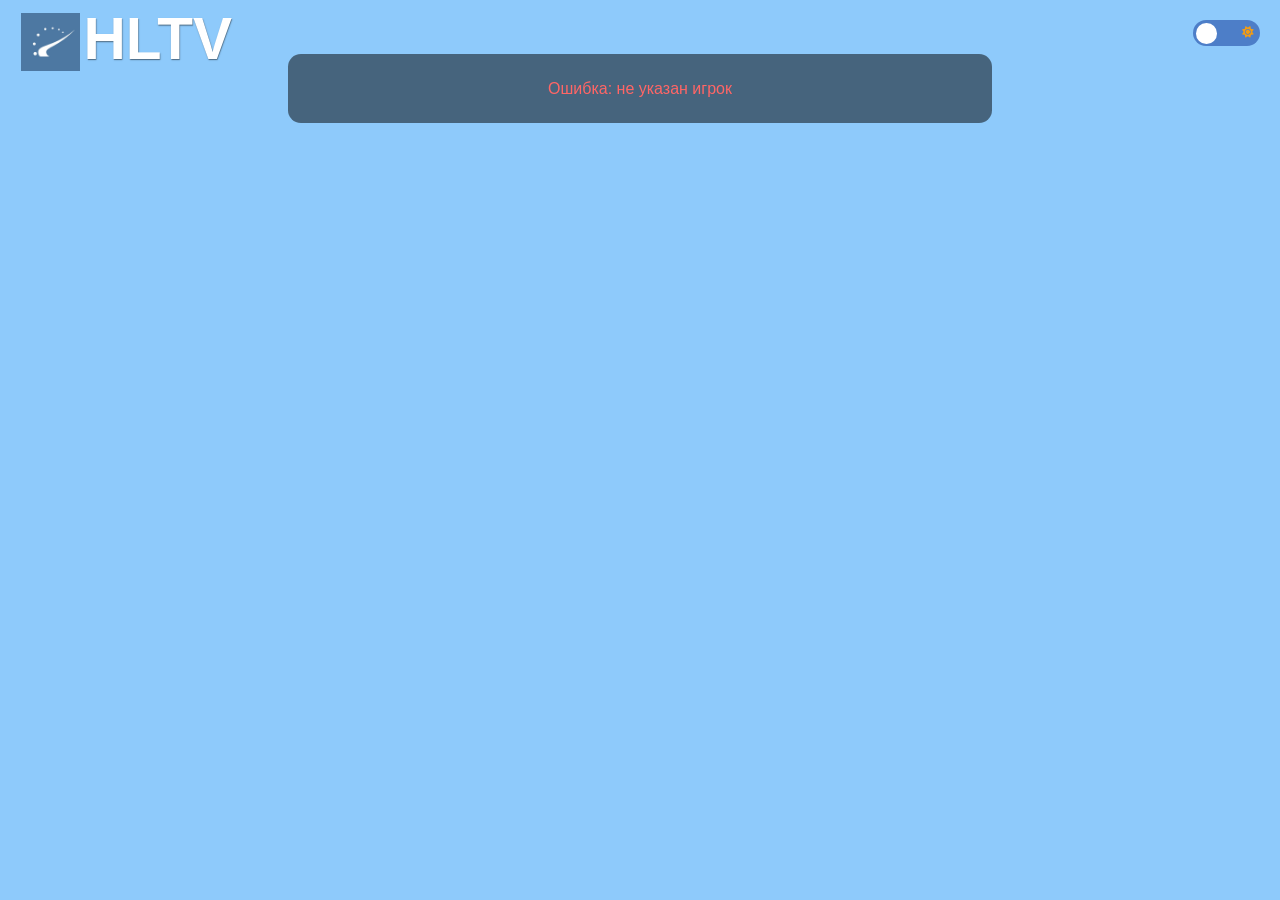
<file: player-stats.html>
<!DOCTYPE html>
<html lang="ru">
<head>
    <meta charset="UTF-8">
    <meta name="viewport" content="width=device-width, initial-scale=1.0, user-scalable=no">
    <title>Статистика игрока | Team Doctors</title>

    <style>
        html.preload-dark {
            background-color: #1a1d2b;
        }

        html.preload-light {
            background-color: #8ecafb;
        }

        html.theme-loading body {
            visibility: hidden;
        }
    </style>

    <script>
        (function () {
            const savedTheme = localStorage.getItem('theme');
            const theme = savedTheme === 'dark' ? 'dark' : 'light';

            document.documentElement.classList.add('theme-loading');
            document.documentElement.classList.add('preload-' + theme);
        })();
    </script>

    <link rel="stylesheet" href="theme.css">
    <link rel="stylesheet" href="main.css">
    <link rel="stylesheet" href="https://cdnjs.cloudflare.com/ajax/libs/font-awesome/6.5.1/css/all.min.css">
    <style>
        .player-container {
            max-width: 55vw;
            margin: 0 auto;
            margin-top: 6vh;
            display: flex;
            flex-direction: column;
            gap: 3vh;
        }
        .player-card-left, .player-stats-right {
            background-color: #2d3246;
            padding: 1.5vw;
        }
        .player-card-left {
            display: flex;
            gap: 1.5vw;
            align-items: stretch;
        }
        .player-avatar {
            width: 10vw;
            max-height: 10vw;
            border-radius: 0;
            background-color: rgba(255,255,255,0.1);
        }
        .player-info-area {
            flex: 1;
            display: flex;
            flex-direction: column;
            justify-content: space-between;
        }
        .player-nick {
            font-size: 1.8vw;
            font-weight: bold;
            margin-left: 0;
        }
        .player-fullname {
            font-size: 1.1vw;
            display: flex;
            align-items: center;
            gap: 0.5vw;
            margin-top: 0.5vh;
            margin-left: 0.3vh;
        }
        .player-flag-img {
            width: 1.5vw;
            height: auto;
            display: inline-block;
            vertical-align: middle;
        }
        .player-details {
            margin-top: 1.5vh;
        }
        .player-info-row {
            display: flex;
            justify-content: space-between;
            align-items: center;
            margin-bottom: 1vh;
            font-size: 0.9vw;
        }
        .info-label {
            color: #aaa;
        }
        .info-value {
            font-weight: bold;
        }
        .player-stats-right {
            display: flex;
            flex-direction: column;
        }
        .rating-block {
            display: flex;
            flex-direction: column;
            align-items: flex-start;
            gap: 0.5vh;
            margin-bottom: 2vh;
        }
        .main-rating {
            font-size: 1.2vw;
            font-weight: bold;
        }
        .elite-rating {
            font-size: 1.2vw;
            font-weight: bold;
            margin-bottom: 0.5vh; /* уменьшил отступ снизу */
        }
        /* Wingman Rating — просто строка без разделителя */
        .wingman-rating {
            font-size: 1.2vw;
            font-weight: bold;
            margin-top: 0.5vh; /* небольшой отступ сверху */
            display: flex;
            align-items: center;
            gap: 0.6vw;
        }
        .wm-toggle-input {
            display: none;
        }
        .wm-value {
            display: none;
        }
        .wm-toggle-input:checked ~ .wm-value {
            display: inline;
        }
        .wm-toggle-label {
            cursor: pointer;
            display: inline-flex;
            align-items: center;
            justify-content: center;
            width: 1.5vw;
            height: 1.5vw;
            border-radius: 50%;
            background-color: rgba(255, 255, 255, 0.12);
            font-size: 0.65vw;
            transition: background-color 0.2s ease;
        }
        .wm-toggle-label:hover {
            background-color: rgba(255, 255, 255, 0.28);
        }
        .wm-icon-expanded {
            display: none;
        }
        .wm-toggle-input:checked ~ .wm-toggle-label .wm-icon-collapsed {
            display: none;
        }
        .wm-toggle-input:checked ~ .wm-toggle-label .wm-icon-expanded {
            display: inline;
        }
        .stats-grid {
            display: flex;
            flex-direction: column;
            gap: 2.5vh;
        }
        .stats-row {
            display: flex;
            gap: 2vw;
            justify-content: space-between;
        }
        .stat-bar-item {
            flex: 1;
            text-align: center;
            position: relative;
        }
        .quick-facts {
            margin-top: 5.5vh;
            padding-top: 2vh;
        }
        .quick-fact-row {
            display: flex;
            justify-content: flex-start;
            align-items: center;
            gap: 0.4vw;
            margin-bottom: 1vh;
            font-size: 0.9vw;
        }
        .quick-fact-row:last-child {
            margin-bottom: 0;
        }
        .quick-fact-label {
            color: #aaa;
        }
        .quick-fact-value {
            font-weight: bold;
        }
        .stat-label {
            font-size: 0.8vw;
            margin-bottom: 0.5vh;
        }
        .bar-container {
            width: 80%;
            height: 0.5vh;
            background-color: rgba(255,255,255,0.2);
            border-radius: 0.25vh;
            margin: 0.5vh auto;
            position: relative;
        }
        .bar-fill {
            height: 100%;
            width: 0%;
            border-radius: 0.25vh;
            transition: width 0.3s;
        }
        .bar-value {
            font-size: 1.0vw;
            font-weight: bold;
            margin-top: 0.2vh;
        }
        .bar-status {
            font-size: 0.8vw;
            margin-top: 0.3vh;
        }
        .bar-status .status-good {
            display: block;
            text-align: right;
            padding-right: 16.7%;
        }
        .bar-status .status-bad {
            display: block;
            text-align: left;
            padding-left: 16.7%;
        }
        .bar-status .status-ok {
            display: block;
            text-align: center;
        }
        .bar-status .status-demonic {
            display: block;
            text-align: right;
            padding-right: 5%;
        }
        .status-good { color: #2ecc71; }
        .status-bad { color: #e74c3c; }
        .status-ok { color: #f1c40f; }
        .status-demonic {
            color: #ffffff;
            font-weight: 900;
            text-shadow: 0 0 6px rgba(255, 255, 255, 0.9), 0 0 12px rgba(255, 255, 255, 0.5);
        }
        .bar-fill-demonic {
            box-shadow: 0 0 10px 2px rgba(255, 255, 255, 0.9), 0 0 3px rgba(255, 255, 255, 1) inset;
        }
        .bar-status .status-mythic-bad {
            display: block;
            text-align: left;
            padding-left: 5%;
        }
        .status-mythic-bad {
            color: #ff2b4d;
            font-weight: 900;
            text-shadow: 0 0 6px rgba(255, 43, 77, 0.9), 0 0 12px rgba(255, 43, 77, 0.5);
        }
        .bar-fill-mythic-bad {
            box-shadow: 0 0 10px 2px rgba(255, 43, 77, 0.9), 0 0 3px rgba(255, 43, 77, 1) inset;
        }
        .current-team-link {
            color: #d1cfca;
            text-decoration: none;
        }
        .current-team-link:hover {
            text-decoration: underline;
        }
        .error-message {
            color: #ff6666;
            text-align: center;
            padding: 2vw;
            background: rgba(0,0,0,0.5);
            border-radius: 1vw;
        }
        .ns-text {
            color: #aaa;
        }
        @media (max-width: 768px) {
            .player-container {
                max-width: 90vw;
            }
            .player-card-left {
                flex-direction: column;
                align-items: center;
            }
            .stats-row {
                flex-direction: column;
                gap: 1.5vh;
            }
        }
    </style>
    <link rel="stylesheet" href="mobile.css">
</head>
<body>
    <script>
        (function () {
            const savedTheme = localStorage.getItem('theme');
            const theme = savedTheme === 'dark' ? 'dark' : 'light';

            document.body.classList.remove('dark', 'light');
            document.body.classList.add(theme);

            document.documentElement.classList.remove('theme-loading');
        })();
    </script>

    <div class="theme-toggle">
        <input type="checkbox" id="themeSwitch">
        <label for="themeSwitch" class="slider">
            <i class="fa-solid fa-moon"></i>
            <i class="fa-solid fa-sun"></i>
        </label>
    </div>
    <div class="hltv">
        <img src="photos/hltv-pic.jpg" alt="logo" class="hltv-img">
        <span>HLTV</span>
    </div>

    <div class="player-container" id="playerContainer">
        <div style="text-align: center; width: 100%; color: #fff;">Загрузка статистики...</div>
    </div>

    <script src="script.js"></script>
    <script>
        (async function() {
            const container = document.getElementById('playerContainer');
            const urlParams = new URLSearchParams(window.location.search);
            const nick = urlParams.get('nick');
            if (!nick) {
                container.innerHTML = '<div class="error-message">Ошибка: не указан игрок</div>';
                return;
            }

            if (typeof getAllMatches !== 'function') {
                container.innerHTML = '<div class="error-message">Ошибка: функция getAllMatches не найдена</div>';
                return;
            }

            function calculateAge(birthDate) {
                const today = new Date();
                let age = today.getFullYear() - birthDate.getFullYear();
                const m = today.getMonth() - birthDate.getMonth();
                if (m < 0 || (m === 0 && today.getDate() < birthDate.getDate())) {
                    age--;
                }
                return age;
            }

            async function getAllWingmanMatches() {
                try {
                    const indexResp = await fetch('matches_wingman/index.json');
                    if (!indexResp.ok) throw new Error('Не удалось загрузить список Wingman матчей');
                    const { matches: matchFiles } = await indexResp.json();
                    const matchesData = [];
                    for (const fileName of matchFiles) {
                        const res = await fetch(`matches_wingman/${fileName}`);
                        if (res.ok) {
                            const match = await res.json();
                            match.fileName = fileName;
                            matchesData.push(match);
                        } else {
                            console.warn(`Не удалось загрузить Wingman матч ${fileName}`);
                        }
                    }
                    matchesData.sort((a, b) => {
                        const getNumber = (fileName) => parseInt(fileName.split('_')[0], 10);
                        return getNumber(b.fileName) - getNumber(a.fileName);
                    });
                    return matchesData;
                } catch (err) {
                    console.error('Ошибка загрузки Wingman матчей:', err);
                    return [];
                }
            }

            let allMatches;
            let wingmanMatches = [];
            try {
                allMatches = await getAllMatches();
                wingmanMatches = await getAllWingmanMatches();
            } catch (err) {
                console.error(err);
                container.innerHTML = `<div class="error-message">Ошибка загрузки матчей: ${err.message}</div>`;
                return;
            }

            // Сбор статистики из 5v5
            let allPlayerMatches = [];
            let fullMatches = [];
            let playerData = null;

            for (const match of allMatches) {
                let player = null;
                if (match.playersDoctors) {
                    const p = match.playersDoctors.find(p => p.nick === nick);
                    if (p) player = p;
                }
                if (!player && match.playersOpponent) {
                    const p = match.playersOpponent.find(p => p.nick === nick);
                    if (p) player = p;
                }
                if (player) {
                    allPlayerMatches.push({ match, player });
                    if (match.version === 'Full') fullMatches.push({ match, player });
                    if (!playerData) playerData = player;
                }
            }

            // Сбор статистики из Wingman
            let wingmanPlayerMatches = [];
            for (const match of wingmanMatches) {
                let player = null;
                if (match.playersDoctors) {
                    const p = match.playersDoctors.find(p => p.nick === nick);
                    if (p) player = p;
                }
                if (!player && match.playersOpponent) {
                    const p = match.playersOpponent.find(p => p.nick === nick);
                    if (p) player = p;
                }
                if (player) {
                    wingmanPlayerMatches.push({ match, player });
                }
            }

            if (!playerData && wingmanPlayerMatches.length === 0) {
                container.innerHTML = `<div class="error-message">Игрок "${nick}" не найден в матчах</div>`;
                return;
            }

            const playerProfiles = {
                'dark_sasi':   { fullname: 'Alexander Zubarev', birthDate: new Date(2007, 10, 9) },
                'Dew1erMode':  { fullname: 'Vadim Chernov', birthDate: new Date(2007, 8, 30) },
                'map1ks':      { fullname: 'Maxim Pisun', birthDate: new Date(2007, 9, 17) },
                'D1amp0':      { fullname: 'Dmitriy Galihin', birthDate: new Date(2007, 7, 24) },
                'lightwork':   { fullname: 'Andrey Moscovich', birthDate: new Date(2007, 8, 23) }
            };
            const profile = playerProfiles[nick] || { fullname: 'Unknown', birthDate: null };
            const age = profile.birthDate ? calculateAge(profile.birthDate) : '?';

            const avatarMap = {
                'dark_sasi': 'photos/player1.jpg',
                'map1ks': 'photos/player2.jpg',
                'D1amp0': 'photos/player4.jpg',
                'Dew1erMode': 'photos/player3.jpg',
                'lightwork': 'photos/player5.jpg'
            };
            const avatarSrc = avatarMap[nick] || 'photos/player1.jpg';

            // 5v5 метрики
            let totalKills = 0, totalDeaths = 0, totalAssists = 0, totalRounds = 0;
            for (const item of allPlayerMatches) {
                totalKills += item.player.kills || 0;
                totalDeaths += item.player.deaths || 0;
                totalAssists += item.player.assists || 0;
                totalRounds += item.match.teamDoctorsScore + item.match.teamOpponentScore;
            }
            const matchesPlayed = allPlayerMatches.length;
            let kpr = matchesPlayed ? (totalKills / totalRounds) : 0;
            let dpr = matchesPlayed ? (totalDeaths / totalRounds) : 0;
            let apr = matchesPlayed ? (totalAssists / totalRounds) : 0;
            kpr = parseFloat(kpr.toFixed(3));
            dpr = parseFloat(dpr.toFixed(3));
            apr = parseFloat(apr.toFixed(3));

            let totalAdr = 0, totalHs = 0, totalSwing = 0;
            let totalMk2 = 0, totalMk3 = 0, totalMk4 = 0, totalMk5 = 0;
            let fullCount = fullMatches.length;
            for (const item of fullMatches) {
                totalAdr += item.player.adr || 0;
                totalHs += item.player.hs_percent || 0;
                totalSwing += item.player.round_swing || 0;
                const mk = item.player.multikills || {};
                totalMk2 += mk['2k'] || 0;
                totalMk3 += mk['3k'] || 0;
                totalMk4 += mk['4k'] || 0;
                totalMk5 += mk['5k'] || 0;
            }
            const avgAdr = fullCount ? (totalAdr / fullCount) : 0;
            const avgHs = fullCount ? (totalHs / fullCount) : 0;
            const avgSwing = fullCount ? (totalSwing / fullCount) : 0;

            // Firepower
            const kd = totalKills / Math.max(totalDeaths, 1);

            function calculateFirepower() {
                if (fullCount > 0) {
                    const mkRate = (totalMk2 * 1.0 + totalMk3 * 2.1 + totalMk4 * 3.9 + totalMk5 * 9.3) / fullCount;
                    const kprSub = Math.min(157, 57 * Math.pow(kpr / 0.69, 5.5));
                    const hsSub  = Math.min(140, 50 * Math.pow(avgHs / 50.0, 4));
                    const adrSub = Math.min(130, 63 * Math.pow(avgAdr / 75.0, 2));
                    const kdSub  = Math.min(141, 48 * Math.pow(kd / 1.01, 4));
                    const mkSub  = Math.min(130, 46.1 * Math.pow(mkRate / 5.0, 2.8));
                    const raw = 0.20 * hsSub + 0.20 * kdSub + 0.20 * kprSub + 0.15 * adrSub + 0.25 * mkSub;
                    return Math.min(100, raw);
                } else {
                    const kprSub = Math.min(130, 49 * Math.pow(kpr / 0.69, 2.5));
                    const kdSub  = Math.min(130, 49 * Math.pow(kd / 1.01, 2.5));
                    const raw = 0.6 * kprSub + 0.4 * kdSub;
                    return Math.min(100, raw);
                }
            }
            const firepower = matchesPlayed ? calculateFirepower() : null;

            const eliteMatches = allPlayerMatches.filter(item => item.match.threat === 'Elite');
            let totalEliteRating = 0;
            for (const item of eliteMatches) totalEliteRating += item.player.rating || 0;
            const eliteRating = eliteMatches.length ? (totalEliteRating / eliteMatches.length) : 0;

            let totalRating = 0;
            for (const item of allPlayerMatches) totalRating += item.player.rating || 0;
            const avgRating = matchesPlayed ? (totalRating / matchesPlayed) : 0;

            // Wingman Rating
            let wingmanTotalRating = 0;
            for (const item of wingmanPlayerMatches) {
                wingmanTotalRating += item.player.rating || 0;
            }
            const wingmanMatchesCount = wingmanPlayerMatches.length;
            const wingmanRating = wingmanMatchesCount ? (wingmanTotalRating / wingmanMatchesCount) : null;

            function getRatingColorStyle(rating) {
                if (rating === null) return '';
                rating = Math.round(rating * 100) / 100;
                if (rating >= 1.50) return '#4096e0';
                if (rating >= 1.25) return '#31b605';
                if (rating >= 1.05) return '#88cc44';
                if (rating >= 0.96) return '';
                return '#ff6666';
            }

            const thresholds = {
                kpr: { 
                    avg: 0.68, minMult: 0.75, maxMult: 1.25, 
                    goodMult: 1.125, badMult: 0.875,
                    invert: false 
                },
                dpr: { 
                    avg: 0.68, minMult: 0.8, maxMult: 1.2, 
                    goodMult: 0.89, badMult: 1.11,
                    invert: true 
                },
                apr: { 
                    avg: 0.23, minMult: 0.65, maxMult: 1.45, 
                    goodMult: 1.175, badMult: 0.825,
                    invert: false 
                },
                adr: { 
                    avg: 80.5, minMult: 0.7, maxMult: 1.3, 
                    goodMult: 1.15, badMult: 0.85,
                    invert: false 
                },
                hs:  { 
                    avg: 51,   minMult: 0.75, maxMult: 1.15, 
                    goodMult: 1.125, badMult: 0.9,
                    invert: false 
                },
                swing: { 
                    avg: 0,   minVal: -2.7, maxVal: 2.7, 
                    good: 1.25, bad: -1.25,
                    invert: false 
                }
            };

            const extremeNames = {
                kpr:   { high: 'donk',     low: 'Aleksib' },
                dpr:   { high: 'Jame',     low: 'karrigan' },
                apr:   { high: 'Aleksib',  low: 'device' },
                adr:   { high: 'donk',     low: 'karrigan' },
                hs:    { high: 'kyousuke', low: 'zont1x' },
                swing: { high: 'ZywOo',    low: 'karrigan' }
            };

            function getBarParams(value, metric) {
                const t = thresholds[metric];
                let norm = value;
                let minVal, maxVal;
                let percent, status, statusClass;

                if (metric === 'swing') {
                    minVal = t.minVal;
                    maxVal = t.maxVal;
                    norm = Math.min(maxVal, Math.max(minVal, norm));
                    percent = ((norm - minVal) / (maxVal - minVal)) * 100;
                    if (norm >= t.good) {
                        status = 'GOOD';
                        statusClass = 'status-good';
                    } else if (norm <= t.bad) {
                        status = 'BAD';
                        statusClass = 'status-bad';
                    } else {
                        status = 'OKAY';
                        statusClass = 'status-ok';
                    }
                } else {
                    const avg = t.avg;
                    const minVal = avg * t.minMult;
                    const maxVal = avg * t.maxMult;
                    let raw = norm;
                    if (!t.invert) {
                        raw = Math.min(maxVal, Math.max(minVal, raw));
                        percent = ((raw - minVal) / (maxVal - minVal)) * 100;
                        if (raw >= avg * t.goodMult) {
                            status = 'GOOD';
                            statusClass = 'status-good';
                        } else if (raw <= avg * t.badMult) {
                            status = 'BAD';
                            statusClass = 'status-bad';
                        } else {
                            status = 'OKAY';
                            statusClass = 'status-ok';
                        }
                    } else {
                        raw = Math.min(maxVal, Math.max(minVal, raw));
                        percent = ((maxVal - raw) / (maxVal - minVal)) * 100;
                        if (raw <= avg * t.goodMult) {
                            status = 'GOOD';
                            statusClass = 'status-good';
                        } else if (raw >= avg * t.badMult) {
                            status = 'BAD';
                            statusClass = 'status-bad';
                        } else {
                            status = 'OKAY';
                            statusClass = 'status-ok';
                        }
                    }
                }
                percent = Math.min(100, Math.max(0, percent));

                let label = status;
                if (percent >= 100) {
                    status = 'DEMONIC';
                    statusClass = 'status-demonic';
                    label = extremeNames[metric].high;
                } else if (percent <= 0) {
                    status = 'MYTHIC_BAD';
                    statusClass = 'status-mythic-bad';
                    label = extremeNames[metric].low;
                }
                return { percent, status, statusClass, label };
            }

            const barKpr = getBarParams(kpr, 'kpr');
            const barDpr = getBarParams(dpr, 'dpr');
            const barApr = getBarParams(apr, 'apr');
            const barAdr = getBarParams(avgAdr, 'adr');
            const barHs = getBarParams(avgHs, 'hs');
            const barSwing = getBarParams(avgSwing, 'swing');

            function getFillColor(bar) {
                if (bar.status === 'DEMONIC') return '#ffffff';
                if (bar.status === 'MYTHIC_BAD') return '#ff2b4d';
                if (bar.status === 'GOOD') return '#2ecc71';
                if (bar.status === 'BAD') return '#e74c3c';
                return '#f1c40f';
            }

            function getStatusLabelText(bar) {
                return bar.label;
            }

            const ratingColor = getRatingColorStyle(avgRating);
            const eliteRatingColor = getRatingColorStyle(eliteRating);
            const wingmanRatingColor = getRatingColorStyle(wingmanRating);
            const wingmanDisplay = wingmanRating !== null ? wingmanRating.toFixed(2) : 'N/S';

            const leftHtml = `
                <div class="player-card-left">
                    <img class="player-avatar" src="${avatarSrc}" alt="${nick}">
                    <div class="player-info-area">
                        <div>
                            <div class="player-nick">${nick}</div>
                            <div class="player-fullname">
                                <img src="photos/russia-flag.png" class="player-flag-img" alt="Russia">
                                ${profile.fullname}
                            </div>
                        </div>
                        <div class="player-details">
                            <div class="player-info-row">
                                <div class="info-label">Age</div>
                                <div class="info-value">${age}</div>
                            </div>
                            <div class="player-info-row">
                                <div class="info-label">Current Team</div>
                                <div class="info-value"><a href="index.html" class="current-team-link">Doctors</a></div>
                            </div>
                            <div class="player-info-row">
                                <div class="info-label">Prize Money</div>
                                <div class="info-value">$0</div>
                            </div>
                        </div>
                    </div>
                </div>
            `;

            function generateBar(bar, label, valueDisplay) {
                const fillClass = bar.status === 'DEMONIC' ? 'bar-fill bar-fill-demonic'
                    : (bar.status === 'MYTHIC_BAD' ? 'bar-fill bar-fill-mythic-bad' : 'bar-fill');
                return `
                    <div class="stat-bar-item">
                        <div class="stat-label">${label}</div>
                        <div class="bar-container"><div class="${fillClass}" style="width: ${bar.percent}%; background-color: ${getFillColor(bar)};"></div></div>
                        <div class="bar-value">${valueDisplay}</div>
                        <div class="bar-status">
                            <span class="${bar.statusClass}">${getStatusLabelText(bar)}</span>
                        </div>
                    </div>
                `;
            }

            const rightHtml = `
                <div class="player-stats-right">
                    <div class="rating-block">
                        <div class="main-rating">Rating: <span style="color: ${ratingColor}">${avgRating.toFixed(2)}</span></div>
                        <div class="elite-rating">Elite Rating: <span style="color: ${eliteRatingColor}">${eliteRating.toFixed(2)}</span></div>
                        <div class="wingman-rating">
                            <input type="checkbox" id="wmRevealToggle" class="wm-toggle-input">
                            <label for="wmRevealToggle" class="wm-toggle-label" title="Показать/скрыть Wingman Rating">
                                <i class="fa-solid fa-chevron-up wm-icon-collapsed"></i>
                                <i class="fa-solid fa-minus wm-icon-expanded"></i>
                            </label>
                            <span class="wm-value">Wingman Rating: <span style="color: ${wingmanRatingColor}">${wingmanDisplay}</span></span>
                        </div>
                    </div>
                    <div class="stats-grid" style="margin-top: 2vh;">
                        <div class="stats-row">
                            ${generateBar(barSwing, 'Round Swing', (avgSwing > 0 ? '+' : '') + avgSwing.toFixed(2) + '%')}
                            ${generateBar(barAdr, 'ADR', avgAdr.toFixed(1))}
                            ${generateBar(barHs, 'HS%', avgHs.toFixed(1) + '%')}
                        </div>
                        <div class="stats-row">
                            ${generateBar(barKpr, 'KPR', kpr.toFixed(2))}
                            ${generateBar(barDpr, 'DPR', dpr.toFixed(2))}
                            ${generateBar(barApr, 'APR', apr.toFixed(2))}
                        </div>
                    </div>
                    <div class="quick-facts">
                        <div class="quick-fact-row"><span class="quick-fact-label">Maps played:</span><span class="quick-fact-value">${matchesPlayed}</span></div>
                        <div class="quick-fact-row"><span class="quick-fact-label">Kills:</span><span class="quick-fact-value">${totalKills}</span></div>
                        <div class="quick-fact-row"><span class="quick-fact-label">Deaths:</span><span class="quick-fact-value">${totalDeaths}</span></div>
                        <div class="quick-fact-row"><span class="quick-fact-label">Assists:</span><span class="quick-fact-value">${totalAssists}</span></div>
                        <div class="quick-fact-row"><span class="quick-fact-label">K/D:</span><span class="quick-fact-value">${kd.toFixed(2)}</span></div>
                        <div class="quick-fact-row"><span class="quick-fact-label">Firepower:</span><span class="quick-fact-value">${firepower !== null ? Math.round(firepower) : 'N/S'}</span></div>
                    </div>
                </div>
            `;

            container.innerHTML = leftHtml + rightHtml;

            if (typeof setTheme === 'function' && typeof document.getElementById('themeSwitch') !== 'undefined') {
                const savedTheme = localStorage.getItem('theme');
                if (savedTheme) {
                    setTheme(savedTheme === 'dark');
                    const toggle = document.getElementById('themeSwitch');
                    if (toggle) toggle.checked = savedTheme === 'dark';
                }
            }
        })();
    </script>
</body>
</html>
</file>
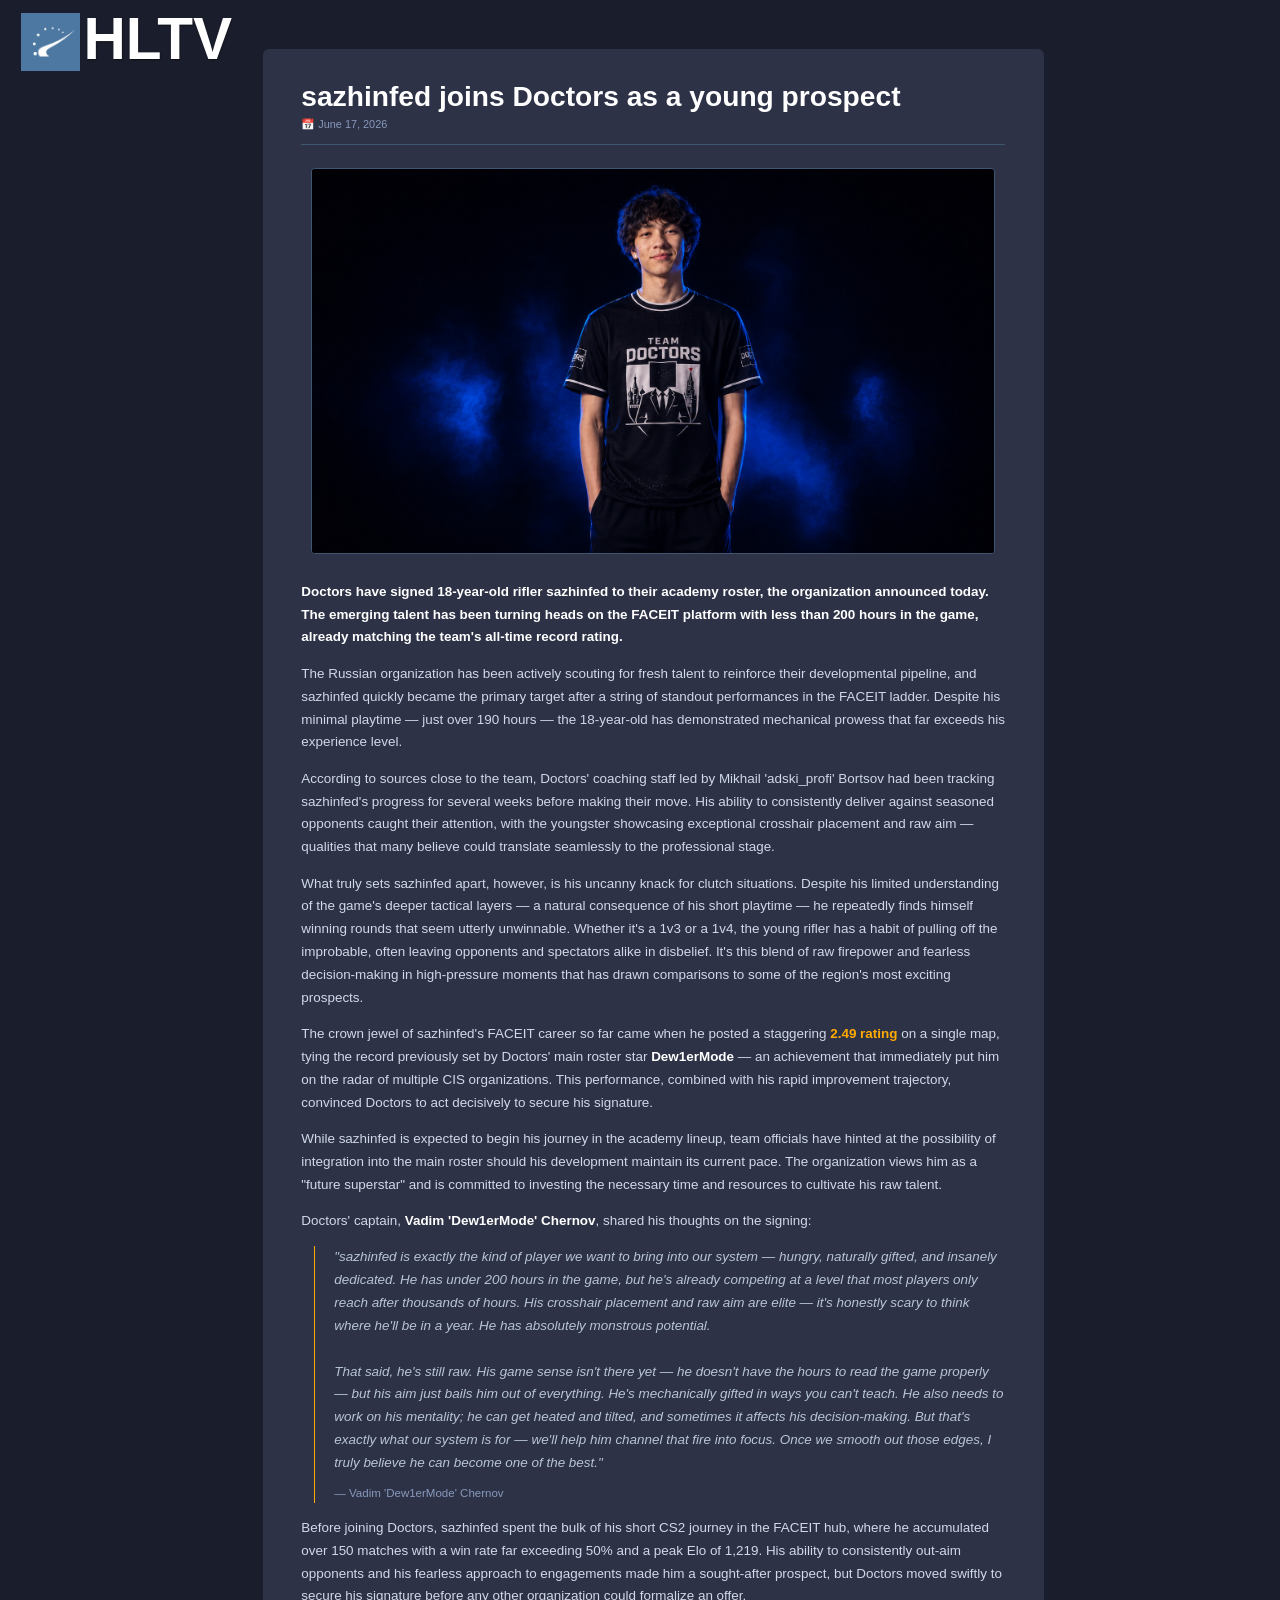
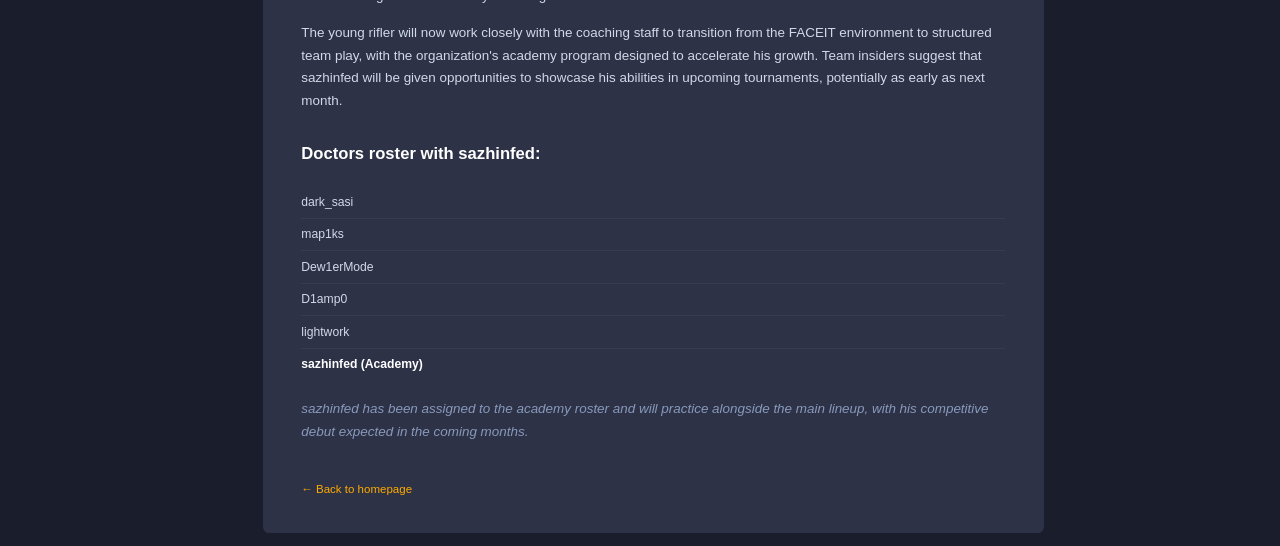
<file: news/article_1.html>
<!-- article_1.html -->
<!DOCTYPE html>
<html lang="ru">
<head>
    <meta charset="UTF-8">
    <meta name="viewport" content="width=device-width, initial-scale=1.0, user-scalable=no">
    <title>sazhinfed joins Doctors as a young prospect</title>
    <link rel="stylesheet" href="../theme.css">
    <style>
        body {
            background-color: #1a1d2b;
            color: #cbd5e6;
            font-family: 'Segoe UI', Tahoma, Geneva, Verdana, sans-serif;
            margin: 0;
            padding: 1.04vw;
        }
        .article-container {
            max-width: 55vw;
            margin: 0 auto;
            background-color: #2d3246;
            padding: 2.5vw 3vw;
            border-radius: 0.5vw;
            margin-top: 4vh;
        }
        .article-header {
            border-bottom: 0.052vw solid #3f5670;
            padding-bottom: 1.5vh;
            margin-bottom: 2.5vh;
        }
        .article-title {
            font-size: 2.2vw;
            font-weight: bold;
            color: #fff;
            margin: 0 0 0.5vh 0;
        }
        .article-meta {
            font-size: 0.85vw;
            color: #8899bb;
        }
        .article-meta span {
            margin-right: 1.5vw;
        }
        .article-image {
            text-align: center;
            margin: 2vh 0 3vh 0;
        }
        .article-image img {
            width: 53.3vw;
            height: 30vw;
            min-width: 53.3vw;
            max-width: 53.3vw;
            min-height: 30vw;
            max-height: 30vw;
            object-fit: cover;
            display: block;
            margin: 0 auto;
            border-radius: 0.3vw;
            border: 0.052vw solid #3f5670;
        }
        .article-body {
            font-size: 1.05vw;
            line-height: 1.7;
            color: #d1d9e8;
        }
        .article-body p {
            margin-bottom: 1.5vh;
        }
        .article-body strong {
            color: #fff;
        }
        .article-body .highlight-stat {
            color: #ffaa00;
            font-weight: bold;
        }
        .article-body blockquote {
            border-left: 0.156vw solid #ffaa00;
            margin: 1.5vh 0 1.5vh 1vw;
            padding-left: 1.5vw;
            color: #b8c4d8;
            font-style: italic;
        }
        .article-body blockquote .quote-author {
            display: block;
            margin-top: 1vh;
            font-style: normal;
            color: #8899bb;
            font-size: 0.9vw;
        }
        .roster-list {
            margin: 2vh 0 1vh 0;
            padding: 0;
            list-style: none;
            font-size: 0.95vw;
            color: #d1d9e8;
        }
        .roster-list li {
            padding: 0.6vh 0;
            border-bottom: 0.052vw solid rgba(255,255,255,0.05);
        }
        .roster-list li:last-child {
            border-bottom: none;
        }
        .back-link {
            display: inline-block;
            margin-top: 2.5vh;
            color: #ffaa00;
            text-decoration: none;
            font-size: 0.9vw;
        }
        .back-link:hover {
            text-decoration: underline;
        }
    </style>
</head>
<body>

<div class="hltv" style="position: fixed; top: 0.65vw; left: 1.65vw; display: flex; align-items: center; gap: 0.286vw; z-index: 1001;">
    <img src="../photos/hltv-pic.jpg" alt="logo" style="width: 4.58vw; height: auto; display: block;">
    <span style="font-family: inherit; font-size: 4.58vw; font-weight: bold; color: white; text-shadow: 0.05vw 0.05vw 0.1vw rgba(0,0,0,0.5); white-space: nowrap; transform: translateY(-0.23vw);">HLTV</span>
</div>

<div class="article-container">
    <div class="article-header">
        <div class="article-title">sazhinfed joins Doctors as a young prospect</div>
        <div class="article-meta">
            <span>📅 June 17, 2026</span>
        </div>
    </div>

    <div class="article-image">
        <img src="sazhinfed.png" alt="sazhinfed">
    </div>

    <div class="article-body">
        <p><strong>Doctors have signed 18-year-old rifler sazhinfed to their academy roster, the organization announced today. The emerging talent has been turning heads on the FACEIT platform with less than 200 hours in the game, already matching the team's all-time record rating.</strong></p>

        <p>The Russian organization has been actively scouting for fresh talent to reinforce their developmental pipeline, and sazhinfed quickly became the primary target after a string of standout performances in the FACEIT ladder. Despite his minimal playtime — just over 190 hours — the 18-year-old has demonstrated mechanical prowess that far exceeds his experience level.</p>

        <p>According to sources close to the team, Doctors' coaching staff led by Mikhail 'adski_profi' Bortsov had been tracking sazhinfed's progress for several weeks before making their move. His ability to consistently deliver against seasoned opponents caught their attention, with the youngster showcasing exceptional crosshair placement and raw aim — qualities that many believe could translate seamlessly to the professional stage.</p>

        <p>What truly sets sazhinfed apart, however, is his uncanny knack for clutch situations. Despite his limited understanding of the game's deeper tactical layers — a natural consequence of his short playtime — he repeatedly finds himself winning rounds that seem utterly unwinnable. Whether it's a 1v3 or a 1v4, the young rifler has a habit of pulling off the improbable, often leaving opponents and spectators alike in disbelief. It's this blend of raw firepower and fearless decision-making in high-pressure moments that has drawn comparisons to some of the region's most exciting prospects.</p>

        <p>The crown jewel of sazhinfed's FACEIT career so far came when he posted a staggering <span class="highlight-stat">2.49 rating</span> on a single map, tying the record previously set by Doctors' main roster star <strong>Dew1erMode</strong> — an achievement that immediately put him on the radar of multiple CIS organizations. This performance, combined with his rapid improvement trajectory, convinced Doctors to act decisively to secure his signature.</p>

        <p>While sazhinfed is expected to begin his journey in the academy lineup, team officials have hinted at the possibility of integration into the main roster should his development maintain its current pace. The organization views him as a "future superstar" and is committed to investing the necessary time and resources to cultivate his raw talent.</p>

        <p>Doctors' captain, <strong>Vadim 'Dew1erMode' Chernov</strong>, shared his thoughts on the signing:</p>

        <blockquote>
            "sazhinfed is exactly the kind of player we want to bring into our system — hungry, naturally gifted, and insanely dedicated. He has under 200 hours in the game, but he's already competing at a level that most players only reach after thousands of hours. His crosshair placement and raw aim are elite — it's honestly scary to think where he'll be in a year. He has absolutely monstrous potential.<br><br>
            That said, he's still raw. His game sense isn't there yet — he doesn't have the hours to read the game properly — but his aim just bails him out of everything. He's mechanically gifted in ways you can't teach. He also needs to work on his mentality; he can get heated and tilted, and sometimes it affects his decision-making. But that's exactly what our system is for — we'll help him channel that fire into focus. Once we smooth out those edges, I truly believe he can become one of the best."
            <span class="quote-author">— Vadim 'Dew1erMode' Chernov</span>
        </blockquote>

        <p>Before joining Doctors, sazhinfed spent the bulk of his short CS2 journey in the FACEIT hub, where he accumulated over 150 matches with a win rate far exceeding 50% and a peak Elo of 1,219. His ability to consistently out-aim opponents and his fearless approach to engagements made him a sought-after prospect, but Doctors moved swiftly to secure his signature before any other organization could formalize an offer.</p>

        <p>The young rifler will now work closely with the coaching staff to transition from the FACEIT environment to structured team play, with the organization's academy program designed to accelerate his growth. Team insiders suggest that sazhinfed will be given opportunities to showcase his abilities in upcoming tournaments, potentially as early as next month.</p>

        <h3 style="color: #fff; margin-top: 3vh; margin-bottom: 1.5vh; font-size: 1.3vw;">Doctors roster with sazhinfed:</h3>

        <ul class="roster-list">
            <li>dark_sasi</li>
            <li>map1ks</li>
            <li>Dew1erMode</li>
            <li>D1amp0</li>
            <li>lightwork</li>
            <li><strong>sazhinfed (Academy)</strong></li>
        </ul>

        <p style="margin-top: 2vh; font-style: italic; color: #8899bb;">sazhinfed has been assigned to the academy roster and will practice alongside the main lineup, with his competitive debut expected in the coming months.</p>

        <a href="../index.html" class="back-link">← Back to homepage</a>
    </div>
</div>

</body>
</html>
</file>
<file: theme.css>
/* Переключатель темы и глобальные стили */

.theme-toggle {
    position: fixed;
    top: 1.587vw;
    right: 1.587vw;
    z-index: 1000;
    contain: layout style;   /* изолируем пересчёт, чтобы не дёргалось при масштабе */
}
.theme-toggle input {
    opacity: 0;
    width: 0;
    height: 0;
    position: absolute;
}
.slider {
    display: block;
    width: 5.2vw;
    height: 2.07vw;
    background-color: #4d7ec8;
    border-radius: 2.07vw;
    cursor: pointer;
    position: relative;
    transition: background-color 0.7s;
    will-change: transform;   /* включаем аппаратное ускорение */
    backface-visibility: hidden; /* предотвращает мерцание при трансформациях */
}
.slider::before {
    content: "";
    position: absolute;
    width: 1.6215vw;
    height: 1.6215vw;
    left: 0.224vw;
    bottom: 0.224vw;
    background-color: white;
    border-radius: 50%;
    transition: transform 0.7s ease; /* уменьшил время для плавности, но можно оставить 1.5s */
}
.theme-toggle input:checked + .slider::before {
    transform: translateX(3.129vw);
}
.slider i {
    position: absolute;
    top: 50%;
    transform: translateY(-50%);
    font-size: 0.897vw;
    transition: opacity 1.0s ease;
}
.slider .fa-moon {
    left: 0.53475vw;
    color: #eeeeee;
    opacity: 0;
}
.slider .fa-sun {
    right: 0.53475vw;
    color: #f39c12;
    opacity: 1;
}
.theme-toggle input:checked + .slider {
    background-color: #00030e;
}
.theme-toggle input:checked + .slider .fa-moon {
    opacity: 1;
}
.theme-toggle input:checked + .slider .fa-sun {
    opacity: 0;
}

body.dark {
    background-color: #1a1d2b;
    color: #cbd5e6;
    font-family: 'Segoe UI', Tahoma, Geneva, Verdana, sans-serif;
    transition: background-color 0.7s, color 0.7s;
    min-height: 100vh;
}
body.light {
    background-color: #8ecafb;
    color: #cbd5e6;
    font-family: 'Segoe UI', Tahoma, Geneva, Verdana, sans-serif;
    transition: background-color 0.7s, color 0.7s;
    min-height: 100vh;
}
.content {
    text-align: center;
    margin: 1.56vw;
}
/* Запрет горизонтальной прокрутки */
html, body {
    overflow-x: hidden;
    width: 100%;
    max-width: 100%;
    margin: 0;
    padding: 0;
    min-height: 100%;
}
</file>
<file: main.css>
/* НАЧАЛО ЛОГОТИП HLTV */
.hltv {
    position: fixed;
    top: 0.65vw;
    left: 1.65vw;
    display: flex;
    align-items: center;
    gap: 0.286vw;
    z-index: 1001;
}
.hltv-img {
    width: 4.58vw;
    height: auto;
    display: block;
}
.hltv span {
    font-family: inherit;
    font-size: 4.58vw;
    font-weight: bold;
    color: white;
    text-shadow: 0.05vw 0.05vw 0.1vw rgba(0, 0, 0, 0.5);
    white-space: nowrap;
    transform: translateY(-0.23vw);
}
/* КОНЕЦ ЛОГОТИП HLTV */

/* НАЧАЛО ПЕРВЫЙ ПАРАГРАФ – ИГРОКИ */
.roster {
    text-align: center;
    margin-top: 1.6vw;
    margin-bottom: 1.04vw;
}
.players {
    display: flex;
    justify-content: center;
    gap: 1.08vw;
    margin-top: 0.78vw;
    flex-wrap: wrap;
}
.players-line{
    width: calc(100%-2vw);
    max-width: 48.67vw;
    height: 0.25vw;
    background-color:  #3f5670;
    margin: 0.6vw auto 0 auto;
}
.player-card {
    display: flex;
    flex-direction: column;
    align-items: center;
    gap: 0.067vw;
    width: 7.925vw;
}
.avatar {
    width: 6.5vw;
    height: 6.5vw;
    border-radius: 5%;
    transition: transform 0.8s;
}
.avatar:hover {
    transform: scale(1.08);
}
.nickname {
    font-weight: bold;
    font-size: 0.9vw;
}
/* КОНЕЦ ПЕРВЫЙ ПАРАГРАФ */

/* НАЧАЛО ВТОРОЙ ПАРАГРАФ – DOCTORS */
.team-doctors {
    display: flex;
    gap: 0.72vw;
    margin-top: 0vh;
    margin-bottom: 1.04vw;
    margin-left: 5.88vw;
    max-width: calc(100% - 10.42vw);
}
.team-logo {
    width: 4.6vw;
    height: auto;
    max-height: 4.6vw;
}
.team-name {
    font-size: 1.87vw;
    font-weight: 900;
    letter-spacing: 0.104vw;
    transform: translateY(-0.50vw);
}
.russia {
    display: flex;
    gap: 0.5vw;
}
.russia-text {
    font-size: 1.2vw;
    font-weight: bold;
    letter-spacing: 0.05vw;
    transform: translateY(0.03vw);
}
.flag-img {
    width: 1.9vw;
    height: auto;
    max-height: 1.5vw;
    display: inline-block;
    transform: translateY(0.18vw);
}
/* КОНЕЦ ВТОРОЙ ПАРАГРАФ */

/* НАЧАЛО ТРЕТИЙ ПАРАГРАФ – DOCTORS */
.player-age {
    display: flex;
    justify-content: space-between;
    margin-top: -1.0vw;
    margin-left: 5.88vw;
    margin-right: 5.88vw;
    font-size: 1vw;
}
.coach {
    display: flex;
    justify-content: space-between;
    margin-top: 1.0vw;
    margin-left: 5.88vw;
    margin-right: 5.88vw;
    font-size: 1vw;
}
.coach-link {
    color: inherit;
    text-decoration: none;
    transition: opacity 0.2s ease;
}
.coach-link:hover {
    opacity: 0.7;
}
/* КОНЕЦ ТРЕТИЙ ПАРАГРАФ – DOCTORS */

/* ЗАПРЕТ ГОРИЗОНТАЛЬНОЙ ПРОКРУТКИ */
html, body {
    overflow-x: hidden;
    width: 100%;
    max-width: 100%;
    margin: 0;
    padding: 0;
}

/* НАЧАЛО ПЛАШКИ — исправлено для стабильности при масштабировании */
.tabs {
    display: flex;
    flex-wrap: nowrap;
    overflow-x: auto;
    margin-top: 0.5vw;
    margin-left: 5.88vw;
    gap: 0;
    padding-bottom: 0.5vh;
    scrollbar-width: thin;
    -webkit-overflow-scrolling: touch;
    contain: layout style;
    width: 100%;
    max-width: 100%;
    box-sizing: border-box;
}
.tabs::-webkit-scrollbar {
    height: 4px;
}
.tabs::-webkit-scrollbar-thumb {
    background: #5a6a7a;
    border-radius: 4px;
}
.tab-btn {
    flex: 0 0 auto;
    white-space: nowrap;
    position: relative;
    background-color: #77828e;
    border: none;
    border-right: 0.015vw solid white;
    padding: 0.57vw 1.3vw;
    font-size: 1.039vw;
    cursor: pointer;
    transition: none;
    margin: 0;
}
.tab-btn:last-child {
    border-right: none;
}
.tab-btn.active {
    filter: brightness(1.667); 
}
.tab-btn:hover {
    filter: brightness(1.267); 
}
/* Карточка — только фон, тень и рамка, без сдвига содержимого */
.card {
    background-color: #2d3246;   
    margin-left: 20.48vw;           
    max-width: 70vw;  
    width: 66.7vw;                
    margin-top: 3.67vh;                   
    margin-bottom: 2vh;                
    padding-bottom: 1vh; 
    padding-top: 2.67vh;  
}
.card-roster {
    margin-top: 9.67vh;  
}
/* Все блоки контента по умолчанию скрыты */
.tab-content {
    display: none;
}
/* Только активный блок показываем */
.tab-content.active {
    display: block;
}

#events {
    width: 100%;
    box-sizing: border-box;
}
.event-item {
    display: flex;
    background-color: rgba(0, 0, 0, 0.08);
    margin-left: 5vw;
    margin-top: 2.67vh;
    margin-bottom: 1.67vh;
    width: 67%;
    border-radius: 1vw;
    padding: 1.1vw 1.1vw;
    box-sizing: border-box;
}
.tourney1 {
    margin-top: 3.97vh;
}
.event-logo {
    width: 5vw;
    height: auto;
    max-height: 5vw;
}
.event-details {
    margin-left: 1.25vw;
    display: flex;
    flex-direction: column;
    justify-content: center;
    gap: 1.67vh;
}
.event-name {
    font-size: 1.2vw;
    font-weight: bold;
}
.event-date {
    font-size: 0.9vw;
    opacity: 0.8;
}

#achievements {
    width: 100%;
    box-sizing: border-box;
    margin-left: 6vw;
    margin-top: 2vw;
    margin-bottom: 2vw;
}
.achievements-header {
    display: flex;
    gap: 6.7vw;
    padding: 0.8vw 1.5vw;
    margin-top: 1vw;
    margin-bottom: 0.5vh;
    font-weight: bold;
    font-size: 1.1vw;
    color: #aaa;
}
.achievement-item {
    display: flex;
    gap: 2vw;
    margin-bottom: 1vh;
    width: 100%;
}
.achievement-placement {
    font-size: 1.2vw;
    margin-left: 3vw;
    font-weight: bold;
    color: #888;
}
.achievement-tournament {
    font-size: 1.2vw;
    font-weight: normal;
    margin-left: 3.5vw;
    flex: 1;
}

#roster {
    margin-left: 5vw;
    margin-top: 6vh;
    margin-bottom: 6.7vh;
    margin-right: 6.67vw;
}
.roster-header, .roster-row {
    display: flex;
    align-items: center;
    margin-left: 2vw;
    padding-right: 2vw;
}
.col-player { flex: 1.3; display: flex; align-items: center; gap: 1vw; }
.col-time   { flex: 1.0; }
.col-maps   { flex: 1.0; }
.col-rating { flex: 0.9; }
.roster-header {
    font-weight: bold;
    font-size: 1.1vw;
    color: #aaa;
    margin-bottom: 3.67vh;
}
.roster-row .col-time {
    margin-left: 2vw;
}
.col-time, .col-maps, .col-rating, .col-player  {
    font-size: 1.29vw;
    font-weight: normal;
    text-align: center;
}
.roster-row {
    margin-bottom: 1.8vh;
    background-color: rgba(0, 0, 0, 0.05);
    padding: 0.67vw 1.1vw;
    border-radius: 1vw;
    box-sizing: border-box;
    display: flex;
    align-items: center;
}
.roster-avatar {
    width: 3.5vw;
    height: 3.5vw;
    flex: 0 0 auto;
    transition: transform 0.2s ease;
}
.roster-avatar:hover {
    transform: scale(1.1);
}
.player-flag {
    width: 1.3vw;
    height: auto;
    flex: 0 0 auto;
}
.player-nick {
    font-size: 1.1vw;
    margin-left: 0.2vw;
    font-weight: bold;
    white-space: nowrap;
}
.col-maps {
    margin-left: 1vw;
}
.roster-header {
    display: grid;
    grid-template-columns: 1.3fr 1.0fr 1.0fr 0.9fr;
    gap: 0;
    align-items: center;
    margin-left: 2vw;
    width: 100%;
}
.roster-header .col-maps {
    margin-left: -1.5vw;
}
.roster-header .col-time {
    margin-left: 0.1vw;
}
.roster-header .col-player {
    margin-left: 5.5vw;
}
.roster-header .col-rating {
    margin-left: -4.5vw;
}

.stats-blocks {
    display: flex;
    justify-content: center;
    gap: 0;
    margin-bottom: 2vh;
    margin-top: 6vh;
}
.stat-block {
    border: 0.06vw solid rgba(255, 255, 255, 0.3);
    padding: 2.5vh 4vw;
    text-align: center;
    min-width: 16.67vw;
    width: 10vw;
}
.stat-block:first-child {
    border-top-left-radius: 0.35vw;
    border-bottom-left-radius: 0.35vw;
}
.stat-block:last-child {
    border-top-right-radius: 0.35vw;
    border-bottom-right-radius: 0.35vw;
}
.stat-label {
    font-size: 0.95vw;
    letter-spacing: 0.1vw;
    color: #aaa;
}
.stat-value {
    font-size: 1.67vw;
    font-weight: bold;
    margin-top: -0.8vh;
}

/* Группировка по турнирам */
.tournament-group {
    margin-bottom: 5vh;
}
.tournament-header {
    display: flex;
    justify-content: center;
    align-items: center;
    margin-left: auto;
    margin-right: auto;
    margin-top: 5vh;
    font-size: 1.3vw;
    font-weight: bold;
    padding: 2.0vh 2.5vw;
    border-top: 0.1vh solid rgba(255, 255, 255, 0.3);
    border-bottom: 0.1vh solid rgba(255, 255, 255, 0.3);
    border-left: none;
    border-right: none;
    background-color: rgba(255, 255, 255, 0.05);
    width: 46.0vw;
    margin-bottom: 3vh;   
}
.match-item {
    display: flex;
    align-items: center;
    gap: 2vw;
    padding: 0.75vh 5.33vh;
    margin-left: auto;
    margin-right: auto;
    width: 45.5vw;
    margin-bottom: 2vh;
    transition: background-color 0.67s;
}
.match-item:hover {
    background-color: rgba(255, 255, 255, 0.1);
}
.match-date {
    width: 10vw;
    font-size: 1.09vw;
    font-weight: 190;
    color: rgba(255, 255, 255, 0.5);
}
.match-team-doctors {
    display: flex;
    align-items: center;
    gap: 0.5vw;
    width: 3vw;
}
.match-team-opponent {
    display: flex;
    align-items: center;
    gap: 0.5vw;
    width: 13vw;
}
.match-team-logo {
    width: 2.5vw;
    height: auto;
}
.match-team-name {
    font-size: 1.2vw;
    font-weight: 400;
    white-space: nowrap;
}
.match-score {
    width: 8vw;
    text-align: center;
    font-weight: bold;
    font-size: 1.2vw;
    margin-right: -3.0vw;
    margin-left: 0.9vw; 
}
.match-detail-btn {
    margin-left: 2vw;
    background-color: #314060;
    border: none;
    color: white;
    width: 5.6vw;
    height: 3.1vh;
    padding: 0;
    border-radius: 0.2vw;
    cursor: pointer;
    transition: background-color 0.2s ease, filter 0.2s ease;
    font-size: 0.9vw;
    line-height: 1;
    box-sizing: border-box;
    display: inline-flex;
    align-items: center;
    justify-content: center;
    white-space: nowrap;
    flex: 0 0 4.6vw;
}
.match-detail-btn:hover {
    background-color: #314060;
    filter: brightness(1.3);
}
.load-more-container {
    text-align: center;
    margin-top: 2vh;
}
.load-more-btn {
    background-color: #2c3e66;
    border: none;
    color: white;
    padding: 0.5vh 2vw;
    border-radius: 2vw;
    cursor: pointer;
    font-size: 1vw;
}
.load-more-btn:hover {
    background-color: #1e2a3e;
}

/* ==================== НОВЫЕ СТИЛИ ДЛЯ СТАТИСТИКИ (вкладка Stats) ==================== */
.stats-distribution {
    margin-top: 7vh;
    margin-left: 6vh;
    border-radius: 1vw;
    margin-bottom: 8vh;
}
.stats-distribution-header {
    font-size: 1.33vw;
    font-weight: bold;
    margin-bottom: 4vh;
    font-weight: bold;
}

.stats-donut-title {
    font-weight: bold;
}

.stats-distribution-bars {
    display: flex;
    flex-direction: column;
    gap: 3.5vh;
    max-width: 67%;
}
.stats-distribution-row {
    display: flex;
    gap: 0.1vh;
}
.stats-distribution-label {
    width: 6vw;
    font-size: 1vw;
    margin-top: -0.4vh;
}
.stats-distribution-bar-container {
    flex: 1;
    background-color: rgba(255, 255, 255, 0.2);
    border-radius: 0.5vw;
    height: 2vh;
}
.stats-distribution-bar {
    background-color: #3498db;
    height: 100%;
    width: 0%;
}
.stats-distribution-count {
    width: 2.2vw;
    text-align: right;
    font-size: 0.9vw;
    margin-top: -0.3vh;
    font-weight: bold;
}

.stats-map-card {
    position: relative;
    overflow: hidden;
    background-size: cover;
    background-position: center;
    display: flex;
    justify-content: space-between;
    align-items: center;
    padding: 1.5vw;
    color: white;
}

.stats-map-overlay {
    position: absolute;
    top: 0;
    left: 0;
    width: 100%;
    height: 100%;
    background-color: rgba(0, 0, 0, 0.7);
    backdrop-filter: blur(5px);
    z-index: 1;
}
.stats-map-left, .stats-map-right {
    position: relative;
    z-index: 2;
}
.stats-map-left {
    flex: 2;
    margin-left: 10vh;
}
.stats-map-name {
    font-size: 1.8vw;
    font-weight: bold;
    margin-bottom: 1vh;
}
.stats-map-stats {
    font-size: 1.2vw;
    line-height: 1.8;
}
.stats-map-right {
    flex: 1;
    text-align: center;
    position: relative;
    margin-right: 6vh;
}
.stats-donut-title {
    font-size: 1.3vw;
    margin-bottom: 2vh;
}
.stats-donut-canvas {
    display: block;
    margin: 0 auto;
}
.stats-donut-center {
    position: absolute;
    top: 50%;
    left: 50%;
    transform: translate(-50%, -50%);
    font-size: 1.2vw;
    font-weight: bold;
    pointer-events: none;
}

/* Map MVP */
.stats-map-mvp {
    margin-top: 2vh;
    text-align: center;
}
.mvp-label {
    font-size: 1vw;
    font-weight: bold;
    margin-bottom: 0.5vh;
    color: #ffffff;
}
.mvp-player {
    display: flex;
    align-items: center;
    justify-content: center;
    gap: 0.8vw;
    background-color: rgba(0,0,0,0.4);
    padding: 0.5vh 1vw;
}
.mvp-avatar {
    width: 2.2vw;
    height: 2.2vw;
}
.mvp-nick {
    font-size: 1vw;
    font-weight: bold;
}
.mvp-rating {
    font-size: 1vw;
    font-weight: bold;
    color: #ffaa00;
}
.stat-label-ct {
    color: #3498db;
}
.stat-label-t {
    color: #e67e22;
}
.avatar, .nickname, .roster-avatar, .player-nick {
    cursor: pointer;
    transition: opacity 0.8s;
}
.avatar:hover, .nickname:hover, .roster-avatar:hover, .player-nick:hover {
    opacity: 0.8;
}
</file>
<file: mobile.css>
/* ==================== МОБИЛЬНАЯ ВЕРСИЯ ====================
   Всё завёрнуто в один media query. Ничего в этом файле не
   применяется выше 768px, поэтому десктоп не затрагивается. */

@media (max-width: 768px) {

    *, *::before, *::after {
        box-sizing: border-box;
    }

    /* overflow-x НЕ ставим на html/body — на iOS Safari это ломает
       position:fixed (шапка начинает скроллиться вместе со страницей).
       Горизонтальный скролл вместо этого гасится на .page-scroll-area
       и на контейнерах страниц (.player-container/.coach-container). */
    html, body {
        width: 100%;
        max-width: 100%;
    }
    .page-scroll-area {
        overflow-x: hidden;
        width: 100%;
        max-width: 100%;
    }

    /* ---------- Шапка: HLTV-лого + переключатель темы ---------- */
    .hltv, .theme-toggle {
        -webkit-transform: translateZ(0);
        transform: translateZ(0);
    }
    .hltv {
        top: 10px;
        left: 12px;
        gap: 6px;
    }
    .hltv-img {
        width: 28px;
    }
    .hltv span {
        font-size: 22px;
        transform: none;
    }

    .theme-toggle {
        top: 10px;
        right: 12px;
    }
    .slider {
        width: 46px;
        height: 25px;
        border-radius: 25px;
    }
    .slider::before {
        width: 19px;
        height: 19px;
        left: 3px;
        bottom: 3px;
    }
    .theme-toggle input:checked + .slider::before {
        transform: translateX(21px);
    }
    .slider i {
        font-size: 11px;
    }
    .slider .fa-moon { left: 5px; }
    .slider .fa-sun { right: 5px; }

    /* ---------- Общая карточка (main.css .card) ---------- */
    .card {
        margin-left: 4vw;
        margin-right: 4vw;
        width: auto;
        max-width: 92vw;
    }
    .card-roster {
        margin-top: 64px;
    }

    /* ---------- Ростер игроков (верхняя карточка) ---------- */
    .players {
        gap: 3vw;
    }
    .player-card {
        width: 19vw;
        gap: 4px;
    }
    .avatar {
        width: 15vw;
        height: 15vw;
    }
    .nickname {
        font-size: 11px;
    }

    /* ---------- Карточка команды Doctors ---------- */
    .team-doctors {
        margin-left: 4vw;
        gap: 3vw;
        max-width: calc(100% - 8vw);
    }
    .team-logo {
        width: 14vw;
        max-height: 14vw;
    }
    .team-name {
        font-size: 20px;
        transform: none;
    }
    .russia {
        gap: 6px;
    }
    .russia-text {
        font-size: 13px;
    }
    .flag-img {
        width: 18px;
        max-height: 14px;
    }
    .player-age, .coach {
        margin-left: 4vw;
        margin-right: 4vw;
        font-size: 12px;
    }

    /* ---------- Вкладки ---------- */
    .tabs {
        margin-left: 4vw;
        width: calc(100% - 8vw);
    }
    .tab-btn {
        font-size: 12px;
        padding: 8px 12px;
    }

    /* ---------- Events ---------- */
    .event-item {
        margin-left: 4vw;
        width: calc(100% - 8vw);
        padding: 3vw;
        border-radius: 8px;
    }
    .event-logo {
        width: 12vw;
        max-height: 12vw;
    }
    .event-name {
        font-size: 14px;
    }
    .event-date {
        font-size: 11px;
    }

    /* ---------- Achievements ---------- */
    #achievements {
        margin-left: 4vw;
        margin-right: 4vw;
        margin-top: 4vw;
    }
    .achievements-header {
        gap: 4vw;
        font-size: 11px;
        padding: 0 3vw;
        margin-bottom: 8px;
    }
    .achievement-item {
        gap: 4vw;
        align-items: center;
        background-color: rgba(0, 0, 0, 0.15);
        padding: 3.5vw 3vw;
        border-radius: 8px;
        margin-bottom: 2.5vw;
    }
    .achievement-placement {
        margin-left: 0;
        font-size: 16px;
        flex: 0 0 auto;
    }
    .achievement-tournament {
        margin-left: 0;
        font-size: 14px;
    }

    /* ---------- Roster (таблица игроков) ---------- */
    #roster {
        margin-left: 3vw;
        margin-right: 3vw;
    }
    .roster-header, .roster-row {
        margin-left: 0;
        padding-right: 0;
    }
    .roster-header {
        font-size: 10px;
        margin-bottom: 12px;
        grid-template-columns: 2.2fr 1fr 0.8fr 0.9fr;
    }
    .roster-header .col-maps,
    .roster-header .col-time,
    .roster-header .col-player,
    .roster-header .col-rating {
        margin-left: 0;
    }
    .col-time, .col-maps, .col-rating, .col-player {
        font-size: 12px;
    }
    .roster-row {
        padding: 8px;
        border-radius: 8px;
        align-items: center;
    }
    .roster-row .col-time {
        margin-left: 0;
    }
    .col-player {
        gap: 2.5vw;
        align-items: center;
    }
    .roster-avatar {
        width: 34px;
        height: 34px;
        min-width: 34px;
        border-radius: 4px;
        object-fit: cover;
        flex: 0 0 auto;
    }
    .player-flag {
        width: 13px;
        flex: 0 0 auto;
    }
    /* Скоуп важен: .player-nick также используется на player-stats.html
       для огромного заголовка профиля (см. ниже) — без #roster этот
       селектор той же специфичности перебивался бы им по порядку в файле. */
    #roster .player-nick {
        font-size: 12px !important;
        margin-left: 0;
        overflow: hidden;
        text-overflow: ellipsis;
        white-space: nowrap;
    }
    .col-maps {
        margin-left: 0;
    }

    /* ---------- Win streak / winrate блоки ---------- */
    .stats-blocks {
        gap: 3vw;
        margin-left: 4vw;
        margin-right: 4vw;
        width: calc(100% - 8vw);
    }
    .stat-block {
        padding: 3vw 2vw;
        min-width: 0;
        width: auto;
        flex: 1 1 0;
    }
    .stat-label {
        font-size: 10px;
    }
    .stat-value {
        font-size: 18px;
    }

    /* ---------- Matches ---------- */
    .tournament-header {
        font-size: 13px;
        width: calc(100% - 8vw);
        margin-left: 4vw;
        margin-right: 4vw;
        padding: 1.4vh 3vw;
    }
    /* Всё, кроме даты, — строго в одну строку: доктора | счёт | соперник | кнопка.
       Отступы между блоками управляются ТОЛЬКО column-gap сетки, поэтому
       слева и справа от счёта они гарантированно одинаковые. */
    .match-item {
        display: grid;
        grid-template-columns: minmax(0, 1fr) auto minmax(0, 1fr) auto;
        grid-template-areas:
            "date     date  date      date"
            "doctors  score opponent  button";
        align-items: center;
        row-gap: 1vw;
        column-gap: 1.5vw;
        padding: 2.5vw 0;
        width: calc(100% - 8vw);
        margin-left: 4vw;
        margin-right: 4vw;
    }
    .match-date {
        grid-area: date;
        justify-self: start;
        font-size: 9px;
        white-space: nowrap;
        opacity: 0.75;
    }
    .match-team-doctors {
        grid-area: doctors;
        justify-self: stretch;
        justify-content: flex-end;
        width: auto;
        min-width: 0;
        overflow: hidden;
        gap: 1vw;
    }
    .match-team-opponent {
        grid-area: opponent;
        justify-self: stretch;
        justify-content: flex-start;
        width: auto;
        min-width: 0;
        overflow: hidden;
        gap: 1vw;
    }
    .match-team-logo {
        flex: 0 0 auto;
        width: 16px;
        height: 16px;
    }
    .match-team-name {
        font-size: 9px;
        overflow: hidden;
        text-overflow: ellipsis;
        white-space: nowrap;
        min-width: 0;
        flex: 0 1 auto;
    }
    .match-score {
        grid-area: score;
        justify-self: center;
        font-size: 12px;
        white-space: nowrap;
    }
    .match-detail-btn {
        grid-area: button;
        justify-self: end;
        margin-left: 0;
        width: auto;
        height: auto;
        padding: 5px 8px;
        font-size: 9px;
        white-space: nowrap;
    }
    .load-more-btn {
        padding: 1.2vh 5vw;
        font-size: 12px;
    }

    /* ---------- Stats: распределение карт ---------- */
    .stats-distribution {
        margin-left: 4vw;
        margin-right: 4vw;
    }
    .stats-distribution-header {
        font-size: 15px;
    }
    .stats-distribution-bars {
        max-width: 100%;
    }
    .stats-distribution-label {
        width: 16vw;
        font-size: 11px;
    }
    .stats-distribution-count {
        width: 7vw;
        font-size: 11px;
    }

    /* ---------- Stats: карточки карт ---------- */
    #stats-maps-container {
        display: flex;
        flex-direction: column;
        gap: 4vw;
    }
    .stats-map-card {
        flex-direction: column;
        align-items: stretch;
        padding: 5vw;
        gap: 4vw;
        border-radius: 10px;
    }
    .stats-map-left {
        margin-left: 0;
    }
    .stats-map-name {
        font-size: 19px;
        margin-bottom: 1.5vw;
    }
    .stats-map-stats {
        font-size: 13px;
        line-height: 2.1;
    }
    .stats-map-right {
        margin-right: 0;
        padding-top: 2vw;
        border-top: 1px solid rgba(255, 255, 255, 0.12);
    }
    .stats-donut-title {
        font-size: 14px;
        margin-bottom: 2vw !important;
    }
    .stats-donut-canvas {
        width: 150px !important;
        height: 150px !important;
    }
    .stats-donut-center {
        font-size: 13px;
    }
    .stats-map-mvp {
        margin-top: 3vw !important;
    }
    .mvp-label {
        font-size: 12px !important;
        margin-bottom: 1.5vw !important;
    }
    .mvp-player {
        padding: 1.5vw 3vw !important;
        border-radius: 6px;
        display: inline-flex !important;
    }
    .mvp-avatar {
        width: 26px;
        height: 26px;
    }
    .mvp-nick, .mvp-rating {
        font-size: 12px;
    }
    .donut-tooltip {
        font-size: 12px !important;
        padding: 4px 8px !important;
        border-radius: 4px !important;
    }

    /* ---------- Info tab: график рейтинга (см. rating-chart-wrap класс в script.js) ---------- */
    .rating-chart-wrap {
        max-width: 100% !important;
        overflow-x: auto;
        -webkit-overflow-scrolling: touch;
    }
    .rating-chart-wrap canvas#ratingChart {
        width: 640px !important;
        min-width: 640px;
        height: auto !important;
    }
    .legend-item {
        font-size: 11px !important;
        gap: 4px !important;
    }

    /* ---------- Info tab: ELO-панель (см. elo-panel класс в script.js) ---------- */
    .elo-panel {
        max-width: 100% !important;
        padding: 0 2vw;
    }
    .elo-panel > div > div:nth-child(1) > div:nth-child(1) > div:nth-child(1) {
        font-size: 10px !important;
    }
    .elo-panel > div > div:nth-child(1) > div:nth-child(1) > div:nth-child(2) > div:nth-child(1) {
        font-size: 34px !important;
    }
    .elo-panel > div > div:nth-child(1) > div:nth-child(1) > div:nth-child(2) > div:nth-child(2) {
        font-size: 13px !important;
    }
    .elo-panel > div > div:nth-child(1) > div:nth-child(2) {
        font-size: 10px !important;
        max-width: 42vw !important;
    }
    .elo-panel > div > div:nth-child(2) > div:nth-child(1) > div {
        font-size: 10px !important;
    }
    .elo-panel > div > div:nth-child(3) > div:nth-child(1) {
        font-size: 10px !important;
    }
    .rating-tape-item {
        min-width: 12px !important;
        height: 56px !important;
    }
    .rating-tape-item > div {
        width: 8px !important;
    }
    .rating-log-row {
        grid-template-columns: 46px 1fr 68px !important;
        gap: 10px !important;
    }
    .rating-log-row > div:first-child span:first-child {
        font-size: 10px !important;
    }
    .rating-log-row > div:first-child span:nth-child(2) {
        font-size: 14px !important;
    }
    .rating-log-row > div:nth-child(2) > div:nth-child(1) {
        font-size: 12px !important;
    }
    .rating-log-row > div:nth-child(2) > div:nth-child(2) {
        font-size: 10px !important;
    }
    .rating-log-row > div:nth-child(2) > div:nth-child(3) {
        font-size: 10px !important;
        line-height: 1.4 !important;
    }
    .rating-log-row > div:nth-child(3) > div:nth-child(1) {
        font-size: 13px !important;
    }
    .rating-log-row > div:nth-child(3) > div:nth-child(2) {
        font-size: 10px !important;
    }

    /* ---------- News tab (см. news-grid/news-card классы в script.js) ---------- */
    .news-grid {
        padding: 4vw !important;
        gap: 4vw !important;
    }
    .news-card {
        flex: 1 1 100% !important;
        max-width: 100% !important;
        min-width: 0 !important;
    }
    .news-card-title {
        font-size: 14px !important;
        margin-bottom: 4px !important;
    }
    .news-card-date {
        font-size: 11px !important;
    }
    .news-card-summary {
        font-size: 12px !important;
        line-height: 1.4 !important;
    }

    /* ==================== MATCH.HTML (Lite + Full) ==================== */
    .lite-version, .full-version {
        padding: 4vw;
        overflow-x: hidden;
    }
    .lite-match-stats-container, .full-match-stats-container {
        max-width: 100%;
    }
    .lite-top-panels, .full-top-panels {
        flex-direction: column;
        gap: 3vw;
    }
    .lite-left-panel, .full-left-panel,
    .lite-right-panel, .full-right-panel {
        padding: 3vw;
    }
    .lite-tournament-name, .full-tournament-name {
        font-size: 15px;
    }
    .lite-match-date, .full-match-date {
        font-size: 11px;
    }
    .lite-team-logo-small, .full-team-logo-small {
        width: 34px;
    }
    .lite-team-name-large, .full-team-name-large {
        font-size: 12px;
    }
    .lite-team-score-large, .full-team-score-large {
        font-size: 20px;
    }
    .lite-map-name-large, .full-map-name-large {
        font-size: 14px;
    }
    .lite-map-mini img, .full-map-mini img {
        width: 22vw;
    }
    .lite-breakdown-row, .full-breakdown-row,
    .lite-team-rating-row, .full-team-rating-row {
        font-size: 12px;
    }
    .lite-top-player-item, .full-top-player-item {
        gap: 3vw;
        padding: 2.4vh 3vw;
    }
    .lite-top-player-avatar, .full-top-player-avatar {
        width: 32px;
        height: 32px;
    }
    .lite-top-player-info, .full-top-player-info {
        font-size: 11px;
    }
    .lite-top-player-stat, .full-top-player-stat {
        font-size: 12px;
    }
    .lite-team-table h3, .full-team-table h3 {
        font-size: 13px;
        gap: 2.5vw;
    }
    .lite-team-table h3 img, .full-team-table h3 img {
        width: 28px;
    }
    .lite-stats-table, .full-stats-table {
        font-size: 11px !important;
        table-layout: auto !important;
        width: auto;
        min-width: 100%;
    }
    .lite-stats-table th, .lite-stats-table td,
    .full-stats-table th, .full-stats-table td {
        padding: 1.4vh 2vw;
        white-space: nowrap;
    }
    .lite-stats-table td:first-child, .full-stats-table td:first-child {
        padding-left: 3vw !important;
    }
    .lite-back-link, .full-back-link {
        font-size: 13px;
    }

    /* ==================== PLAYER-STATS.HTML + COACH-STATS.HTML ==================== */
    .player-container, .coach-container {
        max-width: 94vw;
        margin-top: 60px;
        gap: 2.5vh;
        overflow-x: hidden;
    }
    .player-card-left, .coach-card-left {
        flex-direction: column;
        align-items: center;
        text-align: center;
        padding: 5vw;
        gap: 3vw;
    }
    .player-avatar {
        width: 96px;
        max-height: 96px;
    }
    .coach-avatar {
        width: 96px !important;
        height: 96px !important;
        min-width: 96px !important;
        max-width: 96px !important;
        min-height: 96px !important;
        max-height: 96px !important;
        flex: 0 0 96px !important;
    }
    .player-info-area, .coach-info-area {
        width: 100%;
        align-items: center;
    }
    .player-info-area .player-nick, .coach-info-area .coach-nick {
        font-size: 20px;
    }
    .player-fullname, .coach-fullname {
        font-size: 13px;
        justify-content: center;
    }
    .player-flag-img, .coach-flag-img {
        width: 16px;
    }
    .player-details, .coach-details {
        width: 100%;
    }
    .player-info-row, .coach-info-row {
        font-size: 12px;
    }
    .player-stats-right, .coach-two-columns {
        padding: 5vw;
    }
    .coach-two-columns {
        flex-direction: column;
        gap: 3vh;
    }
    .rating-block {
        align-items: center;
        width: 100%;
    }
    .main-rating, .elite-rating, .wingman-rating {
        font-size: 15px;
    }
    .wm-toggle-label {
        width: 22px;
        height: 22px;
        font-size: 11px;
    }
    .stats-grid {
        display: grid;
        grid-template-columns: repeat(3, 1fr);
        gap: 16px;
    }
    .stats-row {
        display: contents;
    }
    .stat-label {
        font-size: 10px;
    }
    .bar-value {
        font-size: 13px;
    }
    .bar-status {
        font-size: 10px;
    }
    .quick-facts {
        margin-top: 5vw;
        padding-top: 4vw;
    }
    .quick-fact-row {
        font-size: 13px;
        gap: 1.5vw;
        margin-bottom: 2vw;
    }
    .coach-stats-col {
        gap: 1.5vh;
    }
    .coach-stat-block {
        padding: 3vw;
    }
    .coach-stat-label {
        font-size: 11px;
    }
    .coach-stat-value {
        font-size: 20px;
    }
    .coach-stat-sub {
        font-size: 10px;
    }
    .recent-header {
        font-size: 15px;
    }
    .recent-match-item {
        gap: 3vw;
        padding: 3vw;
    }
    .match-opponent-logo {
        width: 32px !important;
        height: 32px !important;
        min-width: 32px !important;
        max-width: 32px !important;
        min-height: 32px !important;
        max-height: 32px !important;
        flex: 0 0 32px !important;
    }
    .match-opponent-name {
        font-size: 13px;
    }
    .match-tournament {
        font-size: 10px;
    }
    .coach-container .tabs {
        margin-left: 0;
    }
    .coach-container .card {
        padding-left: 0;
        padding-right: 0;
    }
}
</file>
